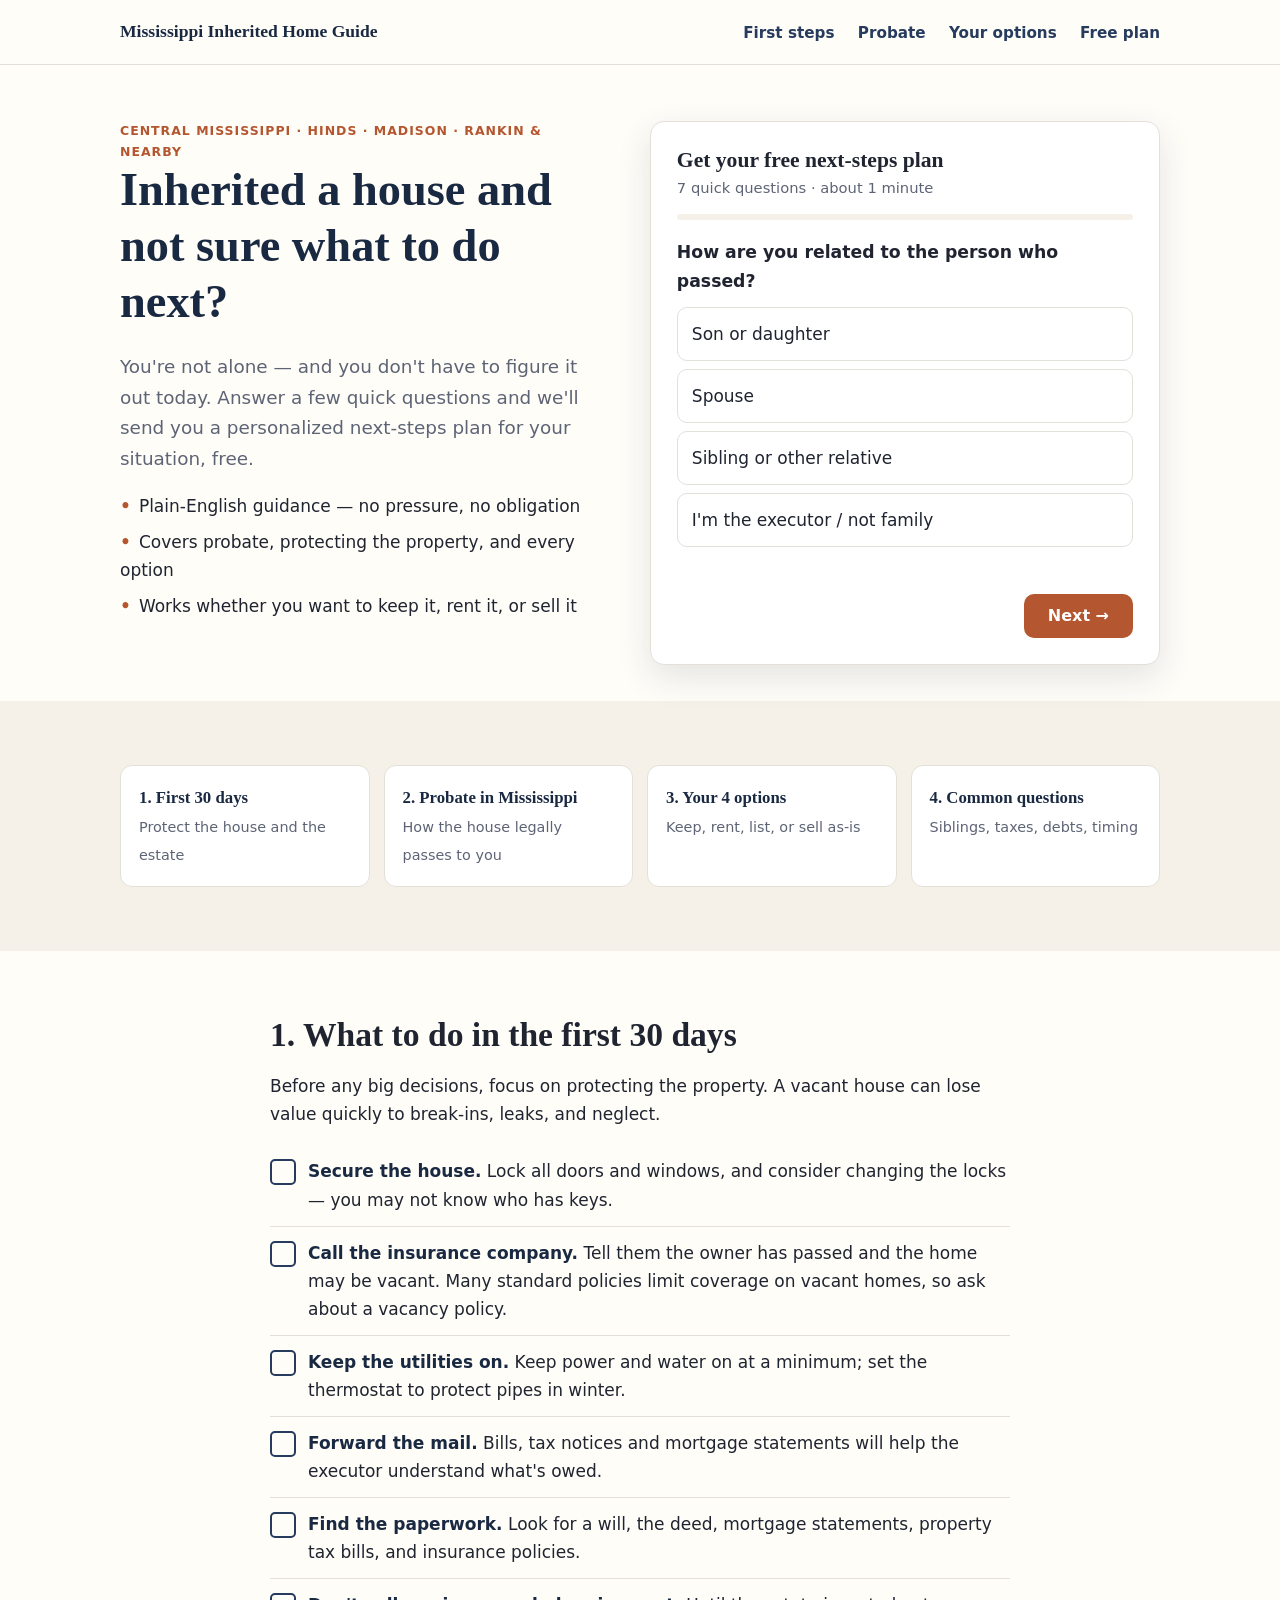
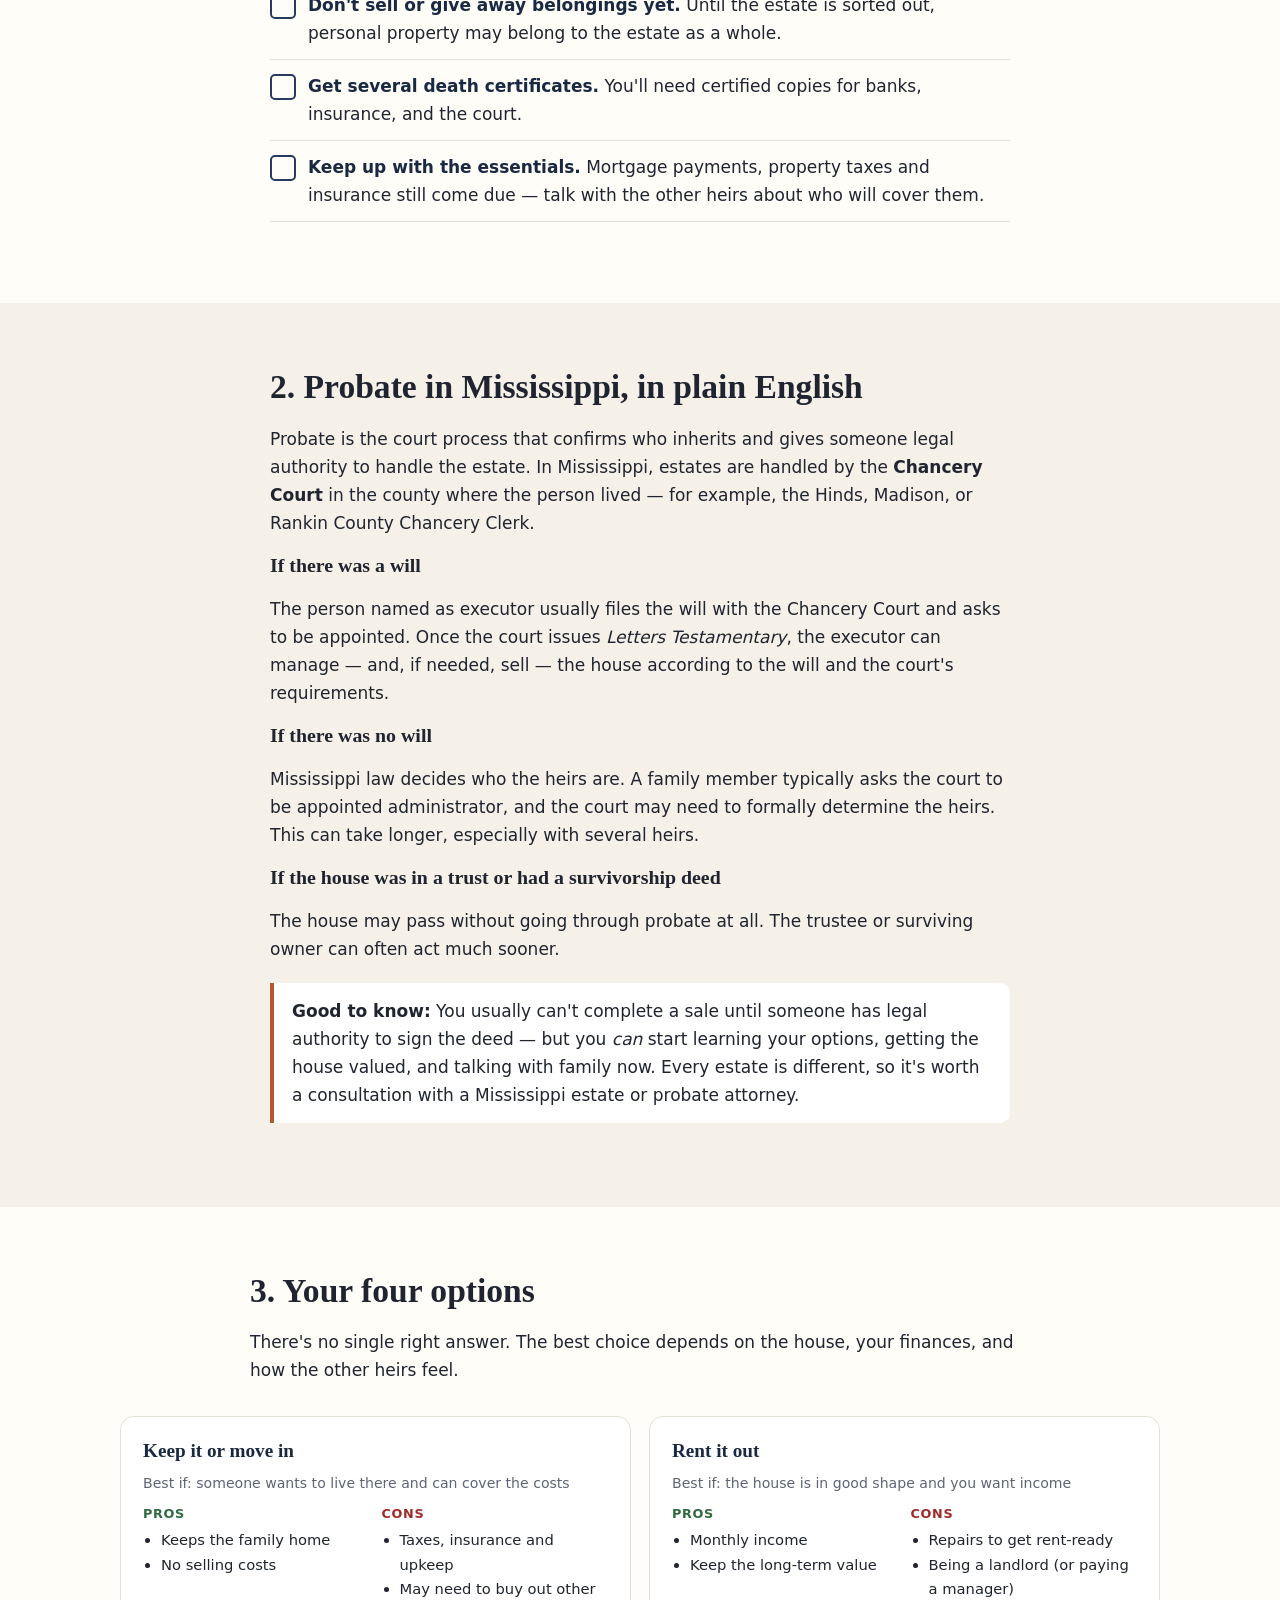
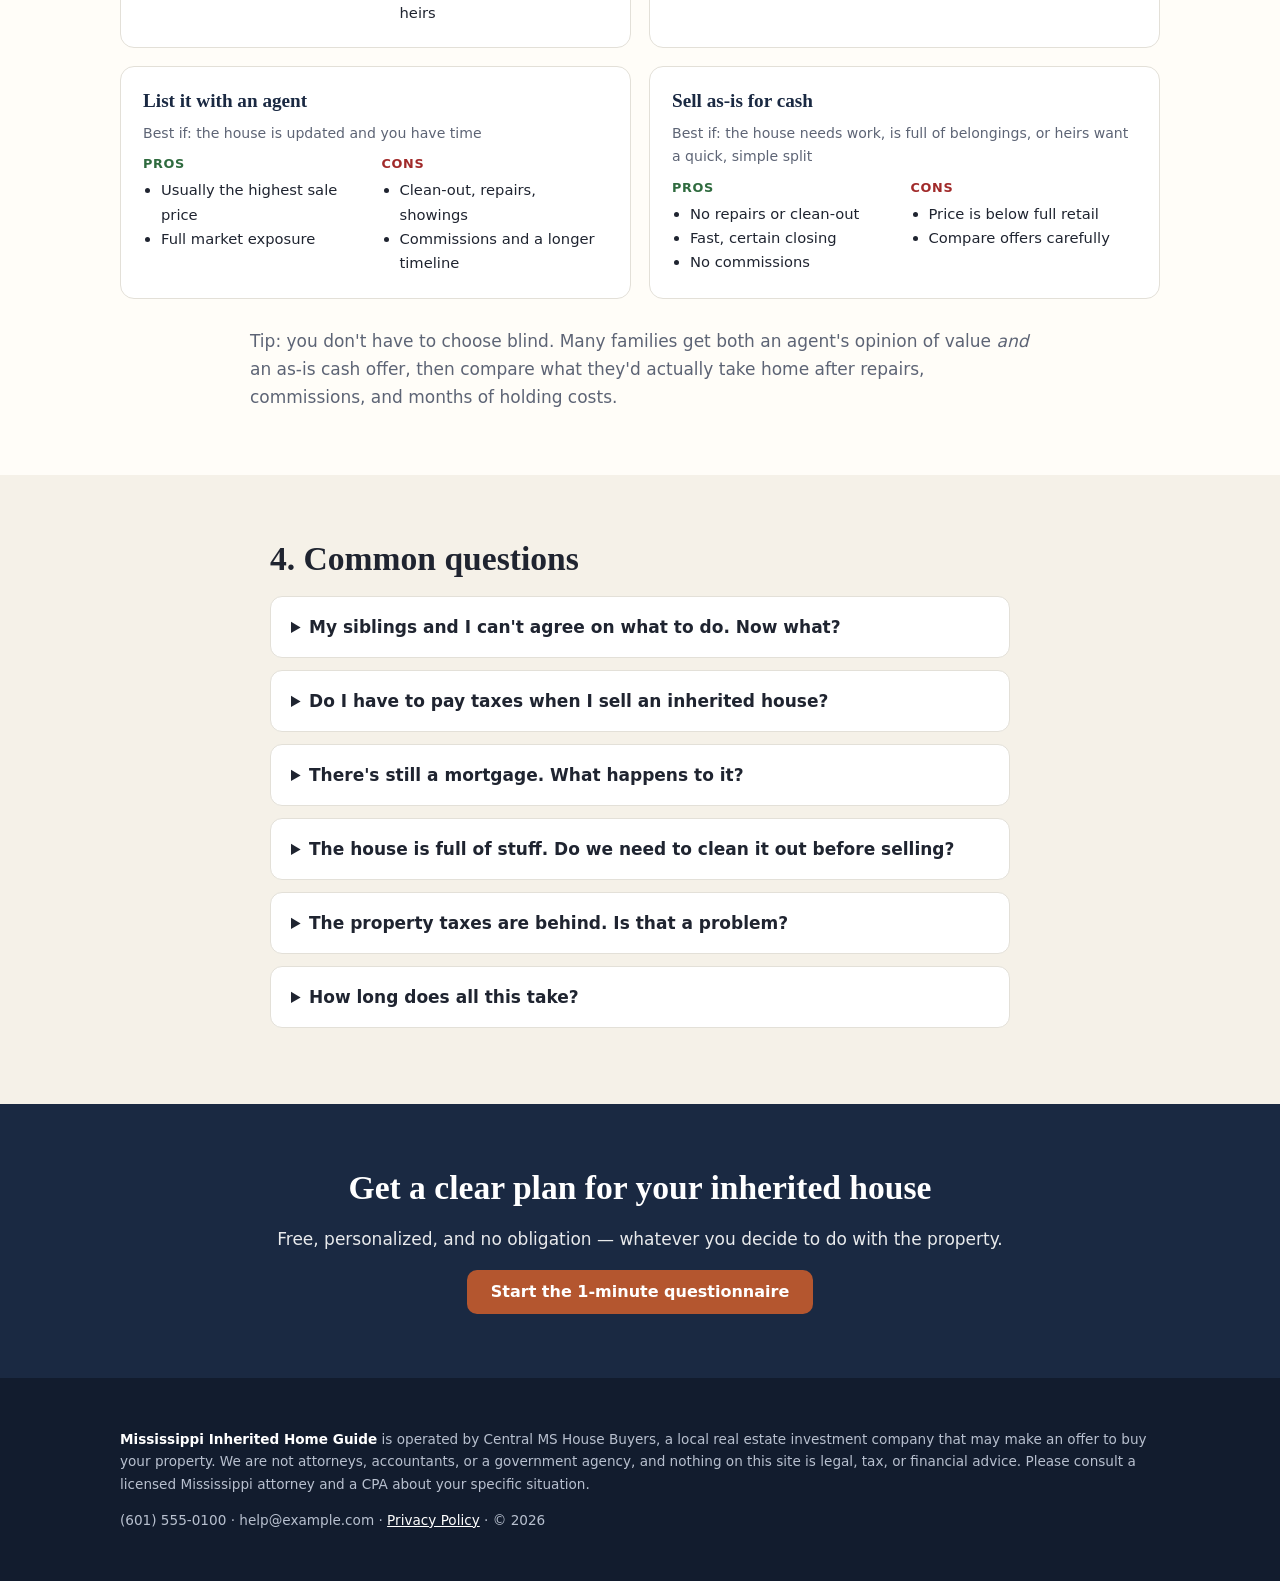
<file: sites/inherited-house/index.html>
<!doctype html>
<html lang="en">
<head>
<meta charset="utf-8">
<meta name="viewport" content="width=device-width, initial-scale=1">
<title>Inherited a House in Mississippi? What to Do Next | Central MS Guide</title>
<meta name="description" content="Inherited a house in Jackson or Central Mississippi? A plain-English guide to probate, protecting the property, and your options — keep, rent, list, or sell as-is. Get a free personalized plan.">
<link rel="icon" href="data:image/svg+xml,<svg xmlns='http://www.w3.org/2000/svg' viewBox='0 0 32 32'><path d='M4 15 16 5l12 10v12H4z' fill='%23263b5e'/></svg>">
<style>
  :root {
    --brand: #263b5e; --brand-dark: #1a2942; --accent: #b4562f; --accent-dark: #974624;
    --ink: #1f2430; --muted: #5d6475; --line: #e3e0d8; --bg: #fffdf8; --soft: #f5f1e8;
    --radius: 14px; --shadow: 0 12px 34px rgba(26, 41, 66, .12);
  }
  * { box-sizing: border-box; }
  html { scroll-behavior: smooth; }
  body { margin: 0; font: 17px/1.65 system-ui, -apple-system, "Segoe UI", Roboto, sans-serif; color: var(--ink); background: var(--bg); }
  a { color: var(--brand); }
  .wrap { max-width: 1080px; margin: 0 auto; padding: 0 20px; }
  .narrow { max-width: 780px; }
  h1, h2, h3 { line-height: 1.2; margin: 0 0 .5em; font-family: Georgia, "Times New Roman", serif; }
  h2 { font-size: clamp(1.6rem, 3vw, 2.1rem); }
  .btn { display: inline-block; border: 0; border-radius: 10px; padding: 14px 24px; font: 700 1rem/1 system-ui, sans-serif; cursor: pointer; text-decoration: none; }
  .btn-accent { background: var(--accent); color: #fff; }
  .btn-accent:hover { background: var(--accent-dark); }
  .btn-ghost { background: transparent; color: var(--muted); }

  header.top { background: var(--bg); border-bottom: 1px solid var(--line); }
  header.top .wrap { display: flex; align-items: center; justify-content: space-between; height: 64px; gap: 12px; }
  .logo { font-family: Georgia, serif; font-weight: 700; font-size: 1.1rem; color: var(--brand-dark); text-decoration: none; }
  nav a { margin-left: 18px; text-decoration: none; font-weight: 600; font-size: .95rem; }

  .hero { padding: 56px 0 36px; }
  .hero .wrap { display: grid; grid-template-columns: 1fr 1.05fr; gap: 44px; align-items: start; }
  .eyebrow { text-transform: uppercase; letter-spacing: .08em; font-size: .78rem; font-weight: 700; color: var(--accent); }
  .hero h1 { font-size: clamp(2rem, 4.2vw, 2.9rem); color: var(--brand-dark); }
  .hero p.lead { font-size: 1.15rem; color: var(--muted); }
  .reassure { display: grid; gap: 8px; margin-top: 18px; padding: 0; list-style: none; }
  .reassure li::before { content: "•"; color: var(--accent); font-weight: 900; margin-right: 8px; }

  /* Quiz */
  .quiz { background: #fff; border: 1px solid var(--line); border-radius: var(--radius); box-shadow: var(--shadow); padding: 26px; }
  .quiz h2 { font-size: 1.35rem; margin-bottom: 2px; }
  .quiz .sub { color: var(--muted); font-size: .92rem; margin: 0 0 14px; }
  .progress { height: 6px; background: var(--soft); border-radius: 99px; overflow: hidden; margin-bottom: 18px; }
  .progress div { height: 100%; width: 0; background: var(--accent); transition: width .25s; }
  .q { display: none; }
  .q.active { display: block; }
  .q legend, .q .qtitle { font-weight: 700; font-size: 1.08rem; margin-bottom: 12px; padding: 0; }
  fieldset { border: 0; padding: 0; margin: 0; }
  .opt { display: block; position: relative; margin-bottom: 8px; }
  .opt input { position: absolute; opacity: 0; }
  .opt span { display: block; padding: 12px 14px; border: 1.5px solid var(--line); border-radius: 10px; cursor: pointer; font-weight: 500; }
  .opt input:checked + span { border-color: var(--accent); background: #fbf0ea; }
  .opt input:focus-visible + span { outline: 3px solid rgba(180, 86, 47, .35); }
  .opt span:hover { border-color: #cdb9a8; }
  label.lbl { display: block; font-weight: 600; font-size: .9rem; margin: 10px 0 4px; }
  input[type=text], input[type=tel], input[type=email], select, textarea { width: 100%; padding: 12px; font: inherit; font-size: 1rem; border: 1px solid #cfc9bc; border-radius: 8px; background: #fff; color: var(--ink); }
  input:focus, select:focus, textarea:focus { outline: 3px solid rgba(180, 86, 47, .3); border-color: var(--accent); }
  .row { display: grid; grid-template-columns: 1fr 1fr; gap: 12px; }
  .nav-btns { display: flex; justify-content: space-between; align-items: center; margin-top: 16px; }
  .consent { display: flex; gap: 10px; align-items: flex-start; font-size: .76rem; color: var(--muted); line-height: 1.45; margin: 12px 0 0; }
  .consent input { margin-top: 3px; }
  .q-error { color: #a12a2a; font-size: .88rem; min-height: 1.2em; margin-top: 6px; }
  .done { display: none; }
  .done.show { display: block; }
  .done h2 { color: var(--brand-dark); }
  .plan { background: var(--soft); border-radius: 10px; padding: 14px 18px; margin: 14px 0; }
  .plan ol { margin: 6px 0 0; padding-left: 20px; }

  section { padding: 64px 0; }
  section.soft { background: var(--soft); }
  .toc { display: grid; grid-template-columns: repeat(4, 1fr); gap: 14px; }
  .toc a { display: block; background: #fff; border: 1px solid var(--line); border-radius: 12px; padding: 18px; text-decoration: none; color: var(--ink); }
  .toc a b { display: block; color: var(--brand-dark); font-family: Georgia, serif; font-size: 1.05rem; }
  .toc a span { color: var(--muted); font-size: .9rem; }

  .checklist { list-style: none; padding: 0; }
  .checklist li { padding: 12px 0 12px 38px; border-bottom: 1px solid var(--line); position: relative; }
  .checklist li::before { content: ""; position: absolute; left: 0; top: 14px; width: 22px; height: 22px; border: 2px solid var(--brand); border-radius: 5px; }
  .checklist b { color: var(--brand-dark); }

  .callout { border-left: 4px solid var(--accent); background: #fff; padding: 14px 18px; border-radius: 0 10px 10px 0; margin: 20px 0; }

  .options { display: grid; grid-template-columns: 1fr 1fr; gap: 18px; }
  .option { background: #fff; border: 1px solid var(--line); border-radius: var(--radius); padding: 22px; }
  .option h3 { color: var(--brand-dark); font-size: 1.2rem; }
  .option .best { font-size: .88rem; color: var(--muted); margin-bottom: 8px; }
  .pc { display: grid; grid-template-columns: 1fr 1fr; gap: 12px; font-size: .92rem; }
  .pc ul { margin: 4px 0 0; padding-left: 18px; }
  .pc .h { font-weight: 700; font-size: .8rem; text-transform: uppercase; letter-spacing: .05em; }
  .pc .pro .h { color: #2f6b3f; } .pc .con .h { color: #a12a2a; }

  details { background: #fff; border: 1px solid var(--line); border-radius: 12px; padding: 16px 20px; margin-bottom: 12px; }
  summary { font-weight: 700; cursor: pointer; }
  details p { color: var(--muted); margin: 10px 0 0; }

  .cta-band { background: var(--brand-dark); color: #fff; text-align: center; }
  .cta-band h2 { color: #fff; }
  .cta-band p { opacity: .9; }

  footer { background: #121c2e; color: #b8c0cf; font-size: .85rem; padding: 36px 0; }
  footer a { color: #fff; }

  @media (max-width: 880px) {
    .hero .wrap, .options { grid-template-columns: 1fr; }
    .toc { grid-template-columns: 1fr 1fr; }
    nav { display: none; }
    section { padding: 48px 0; }
    .hero { padding-top: 28px; }
    .hero .wrap { gap: 20px; }
    .reassure { display: none; }
  }
  @media (max-width: 520px) {
    .row, .toc, .pc { grid-template-columns: 1fr; }
  }
</style>
</head>
<body>

<header class="top">
  <div class="wrap">
    <a class="logo" href="#">Mississippi Inherited Home Guide</a>
    <nav>
      <a href="#first-steps">First steps</a>
      <a href="#probate">Probate</a>
      <a href="#options">Your options</a>
      <a href="#plan">Free plan</a>
    </nav>
  </div>
</header>

<section class="hero" id="plan">
  <div class="wrap">
    <div>
      <div class="eyebrow">Central Mississippi · Hinds · Madison · Rankin &amp; nearby</div>
      <h1>Inherited a house and not sure what to do next?</h1>
      <p class="lead">You're not alone — and you don't have to figure it out today. Answer a few quick questions and we'll send you a personalized next-steps plan for your situation, free.</p>
      <ul class="reassure">
        <li>Plain-English guidance — no pressure, no obligation</li>
        <li>Covers probate, protecting the property, and every option</li>
        <li>Works whether you want to keep it, rent it, or sell it</li>
      </ul>
    </div>

    <div class="quiz">
      <form id="quizForm" novalidate>
        <h2>Get your free next-steps plan</h2>
        <p class="sub">7 quick questions · about 1 minute</p>
        <div class="progress"><div id="bar"></div></div>

        <fieldset class="q active" data-required="relationship">
          <legend>How are you related to the person who passed?</legend>
          <label class="opt"><input type="radio" name="relationship" value="Child"><span>Son or daughter</span></label>
          <label class="opt"><input type="radio" name="relationship" value="Spouse"><span>Spouse</span></label>
          <label class="opt"><input type="radio" name="relationship" value="Sibling / other relative"><span>Sibling or other relative</span></label>
          <label class="opt"><input type="radio" name="relationship" value="Executor (non-family)"><span>I'm the executor / not family</span></label>
        </fieldset>

        <fieldset class="q" data-required="will_status">
          <legend>Was there a will?</legend>
          <label class="opt"><input type="radio" name="will_status" value="Yes, there is a will"><span>Yes, there's a will</span></label>
          <label class="opt"><input type="radio" name="will_status" value="No will"><span>No will</span></label>
          <label class="opt"><input type="radio" name="will_status" value="House was in a trust"><span>The house was in a trust</span></label>
          <label class="opt"><input type="radio" name="will_status" value="Not sure"><span>Not sure</span></label>
        </fieldset>

        <fieldset class="q" data-required="probate_status">
          <legend>Where are things with the estate / probate?</legend>
          <label class="opt"><input type="radio" name="probate_status" value="Not started"><span>Nothing has been filed yet</span></label>
          <label class="opt"><input type="radio" name="probate_status" value="In progress"><span>An estate is open with the court</span></label>
          <label class="opt"><input type="radio" name="probate_status" value="Complete / deed in my name"><span>It's done — the deed is in my (our) name</span></label>
          <label class="opt"><input type="radio" name="probate_status" value="Not sure"><span>I don't know what probate is</span></label>
        </fieldset>

        <fieldset class="q" data-required="heirs">
          <legend>How many people inherited the house?</legend>
          <label class="opt"><input type="radio" name="heirs" value="Just me"><span>Just me</span></label>
          <label class="opt"><input type="radio" name="heirs" value="2-3 heirs"><span>2–3 of us</span></label>
          <label class="opt"><input type="radio" name="heirs" value="4+ heirs"><span>4 or more</span></label>
          <label class="opt"><input type="radio" name="heirs" value="Not sure"><span>Not sure yet</span></label>
        </fieldset>

        <fieldset class="q" data-required="condition">
          <legend>What shape is the house in?</legend>
          <label class="opt"><input type="radio" name="condition" value="Good / move-in ready"><span>Good — could move in or rent today</span></label>
          <label class="opt"><input type="radio" name="condition" value="Dated, needs updates"><span>Dated — needs updates</span></label>
          <label class="opt"><input type="radio" name="condition" value="Needs major repairs"><span>Needs major repairs</span></label>
          <label class="opt"><input type="radio" name="condition" value="Full of belongings"><span>Still full of belongings / haven't been inside much</span></label>
        </fieldset>

        <fieldset class="q" data-required="goal">
          <legend>What are you leaning toward?</legend>
          <label class="opt"><input type="radio" name="goal" value="Keep / live in it"><span>Keep it or move in</span></label>
          <label class="opt"><input type="radio" name="goal" value="Rent it out"><span>Rent it out</span></label>
          <label class="opt"><input type="radio" name="goal" value="Sell it"><span>Sell it</span></label>
          <label class="opt"><input type="radio" name="goal" value="Undecided"><span>Honestly, I don't know yet</span></label>
        </fieldset>

        <div class="q" data-step="contact">
          <div class="qtitle">Where should we send your plan?</div>
          <label class="lbl" for="county">Property city or county</label>
          <input type="text" id="county" name="property_location" placeholder="e.g. Clinton, Hinds County" required>
          <label class="lbl" for="addr">Property address <span style="font-weight:400;color:var(--muted)">(optional)</span></label>
          <input type="text" id="addr" name="property_address" autocomplete="street-address">
          <label class="lbl" for="nm">First name</label>
          <input type="text" id="nm" name="name" autocomplete="given-name" required>
          <div class="row">
            <div><label class="lbl" for="em">Email</label><input type="email" id="em" name="email" autocomplete="email" required></div>
            <div><label class="lbl" for="ph">Phone <span style="font-weight:400;color:var(--muted)">(optional)</span></label><input type="tel" id="ph" name="phone" autocomplete="tel"></div>
          </div>
          <label class="consent">
            <input type="checkbox" name="contact_consent" value="yes" required>
            <span>I agree that <span data-config="companyName">Central MS House Buyers</span>, the real estate investment company that operates this guide, may email me my plan and contact me about my property, including by calls and texts that may use automated technology if I provide a phone number. Consent is not a condition of any purchase. Reply STOP to opt out.</span>
          </label>
        </div>

        <input type="hidden" name="lead_type" value="inherited">
        <input type="hidden" name="source_site" value="">
        <input type="hidden" name="landing_page" value="">
        <input type="hidden" name="referrer" value="">
        <input type="hidden" name="utm_source" value="">
        <input type="hidden" name="utm_medium" value="">
        <input type="hidden" name="utm_campaign" value="">
        <input type="hidden" name="utm_term" value="">
        <input type="hidden" name="utm_content" value="">
        <input type="hidden" name="gclid" value="">
        <input type="hidden" name="fbclid" value="">
        <div style="position:absolute;left:-9999px" aria-hidden="true"><input type="text" name="website" tabindex="-1" autocomplete="off"></div>

        <div class="q-error" id="qError" role="alert"></div>
        <div class="nav-btns">
          <button type="button" class="btn btn-ghost" id="backBtn" style="visibility:hidden">← Back</button>
          <button type="button" class="btn btn-accent" id="nextBtn">Next →</button>
        </div>
      </form>

      <div class="done" id="done">
        <h2>Thank you, <span id="doneName">friend</span>.</h2>
        <p>Your personalized plan is on its way to your inbox. Here's a quick preview based on your answers:</p>
        <div class="plan"><b>Your next steps</b><ol id="planList"></ol></div>
        <p style="font-size:.92rem;color:var(--muted)">A local team member may follow up to answer questions. Prefer to talk now? Call or text <a data-config-href="phone" href="tel:+16015550100"><b data-config="phone">(601) 555-0100</b></a>.</p>
      </div>
    </div>
  </div>
</section>

<section class="soft">
  <div class="wrap">
    <div class="toc">
      <a href="#first-steps"><b>1. First 30 days</b><span>Protect the house and the estate</span></a>
      <a href="#probate"><b>2. Probate in Mississippi</b><span>How the house legally passes to you</span></a>
      <a href="#options"><b>3. Your 4 options</b><span>Keep, rent, list, or sell as-is</span></a>
      <a href="#faq"><b>4. Common questions</b><span>Siblings, taxes, debts, timing</span></a>
    </div>
  </div>
</section>

<section id="first-steps">
  <div class="wrap narrow">
    <h2>1. What to do in the first 30 days</h2>
    <p>Before any big decisions, focus on protecting the property. A vacant house can lose value quickly to break-ins, leaks, and neglect.</p>
    <ul class="checklist">
      <li><b>Secure the house.</b> Lock all doors and windows, and consider changing the locks — you may not know who has keys.</li>
      <li><b>Call the insurance company.</b> Tell them the owner has passed and the home may be vacant. Many standard policies limit coverage on vacant homes, so ask about a vacancy policy.</li>
      <li><b>Keep the utilities on.</b> Keep power and water on at a minimum; set the thermostat to protect pipes in winter.</li>
      <li><b>Forward the mail.</b> Bills, tax notices and mortgage statements will help the executor understand what's owed.</li>
      <li><b>Find the paperwork.</b> Look for a will, the deed, mortgage statements, property tax bills, and insurance policies.</li>
      <li><b>Don't sell or give away belongings yet.</b> Until the estate is sorted out, personal property may belong to the estate as a whole.</li>
      <li><b>Get several death certificates.</b> You'll need certified copies for banks, insurance, and the court.</li>
      <li><b>Keep up with the essentials.</b> Mortgage payments, property taxes and insurance still come due — talk with the other heirs about who will cover them.</li>
    </ul>
  </div>
</section>

<section class="soft" id="probate">
  <div class="wrap narrow">
    <h2>2. Probate in Mississippi, in plain English</h2>
    <p>Probate is the court process that confirms who inherits and gives someone legal authority to handle the estate. In Mississippi, estates are handled by the <b>Chancery Court</b> in the county where the person lived — for example, the Hinds, Madison, or Rankin County Chancery Clerk.</p>
    <h3>If there was a will</h3>
    <p>The person named as executor usually files the will with the Chancery Court and asks to be appointed. Once the court issues <i>Letters Testamentary</i>, the executor can manage — and, if needed, sell — the house according to the will and the court's requirements.</p>
    <h3>If there was no will</h3>
    <p>Mississippi law decides who the heirs are. A family member typically asks the court to be appointed administrator, and the court may need to formally determine the heirs. This can take longer, especially with several heirs.</p>
    <h3>If the house was in a trust or had a survivorship deed</h3>
    <p>The house may pass without going through probate at all. The trustee or surviving owner can often act much sooner.</p>
    <div class="callout"><b>Good to know:</b> You usually can't complete a sale until someone has legal authority to sign the deed — but you <i>can</i> start learning your options, getting the house valued, and talking with family now. Every estate is different, so it's worth a consultation with a Mississippi estate or probate attorney.</div>
  </div>
</section>

<section id="options">
  <div class="wrap">
    <div class="narrow" style="margin:0 auto 32px">
      <h2>3. Your four options</h2>
      <p>There's no single right answer. The best choice depends on the house, your finances, and how the other heirs feel.</p>
    </div>
    <div class="options">
      <div class="option">
        <h3>Keep it or move in</h3>
        <div class="best">Best if: someone wants to live there and can cover the costs</div>
        <div class="pc">
          <div class="pro"><div class="h">Pros</div><ul><li>Keeps the family home</li><li>No selling costs</li></ul></div>
          <div class="con"><div class="h">Cons</div><ul><li>Taxes, insurance and upkeep</li><li>May need to buy out other heirs</li></ul></div>
        </div>
      </div>
      <div class="option">
        <h3>Rent it out</h3>
        <div class="best">Best if: the house is in good shape and you want income</div>
        <div class="pc">
          <div class="pro"><div class="h">Pros</div><ul><li>Monthly income</li><li>Keep the long-term value</li></ul></div>
          <div class="con"><div class="h">Cons</div><ul><li>Repairs to get rent-ready</li><li>Being a landlord (or paying a manager)</li></ul></div>
        </div>
      </div>
      <div class="option">
        <h3>List it with an agent</h3>
        <div class="best">Best if: the house is updated and you have time</div>
        <div class="pc">
          <div class="pro"><div class="h">Pros</div><ul><li>Usually the highest sale price</li><li>Full market exposure</li></ul></div>
          <div class="con"><div class="h">Cons</div><ul><li>Clean-out, repairs, showings</li><li>Commissions and a longer timeline</li></ul></div>
        </div>
      </div>
      <div class="option">
        <h3>Sell as-is for cash</h3>
        <div class="best">Best if: the house needs work, is full of belongings, or heirs want a quick, simple split</div>
        <div class="pc">
          <div class="pro"><div class="h">Pros</div><ul><li>No repairs or clean-out</li><li>Fast, certain closing</li><li>No commissions</li></ul></div>
          <div class="con"><div class="h">Cons</div><ul><li>Price is below full retail</li><li>Compare offers carefully</li></ul></div>
        </div>
      </div>
    </div>
    <p class="narrow" style="margin:28px auto 0;color:var(--muted)">Tip: you don't have to choose blind. Many families get both an agent's opinion of value <i>and</i> an as-is cash offer, then compare what they'd actually take home after repairs, commissions, and months of holding costs.</p>
  </div>
</section>

<section class="soft" id="faq">
  <div class="wrap narrow">
    <h2>4. Common questions</h2>
    <details><summary>My siblings and I can't agree on what to do. Now what?</summary><p>This is very common. Start by getting real numbers — what the house is worth as-is, what it would cost to fix, and what it costs to hold each month. Clear numbers often settle disagreements. One heir can also buy out the others. If you truly can't agree, a Mississippi attorney can explain your options, including court-ordered partition.</p></details>
    <details><summary>Do I have to pay taxes when I sell an inherited house?</summary><p>Often less than people expect. Inherited property generally gets a "stepped-up" tax basis to its value at the date of death, so selling soon afterward may result in little or no capital gain. Talk to a CPA about your specific situation.</p></details>
    <details><summary>There's still a mortgage. What happens to it?</summary><p>The loan doesn't disappear, but heirs are generally not personally responsible for it. Federal law typically allows a relative who inherits the home to take it over without the loan being called due. If the house is sold, the mortgage is paid off from the proceeds at closing.</p></details>
    <details><summary>The house is full of stuff. Do we need to clean it out before selling?</summary><p>Only if you list it traditionally. Cash buyers commonly purchase houses with belongings still inside — take what matters to you and leave the rest.</p></details>
    <details><summary>The property taxes are behind. Is that a problem?</summary><p>It's something to address soon. Unpaid Mississippi property taxes can lead to a tax sale. Back taxes can usually be paid from the sale proceeds at closing, so a sale is often still possible.</p></details>
    <details><summary>How long does all this take?</summary><p>A simple estate can move in a few months; estates with no will, many heirs, or disputes can take longer. Properties in a trust can often be sold much sooner.</p></details>
  </div>
</section>

<section class="cta-band">
  <div class="wrap narrow">
    <h2>Get a clear plan for your inherited house</h2>
    <p>Free, personalized, and no obligation — whatever you decide to do with the property.</p>
    <a class="btn btn-accent" href="#plan">Start the 1-minute questionnaire</a>
  </div>
</section>

<footer>
  <div class="wrap">
    <p><b style="color:#fff">Mississippi Inherited Home Guide</b> is operated by <span data-config="companyName">Central MS House Buyers</span>, a local real estate investment company that may make an offer to buy your property. We are not attorneys, accountants, or a government agency, and nothing on this site is legal, tax, or financial advice. Please consult a licensed Mississippi attorney and a CPA about your specific situation.</p>
    <p><span data-config="phone">(601) 555-0100</span> · <span data-config="email">help@example.com</span> · <a href="privacy.html">Privacy Policy</a> · © <span id="yr"></span></p>
  </div>
</footer>

<script>
/* ===== EDIT THESE BEFORE GOING LIVE ===== */
const CONFIG = {
  companyName: "Central MS House Buyers",
  phone: "(601) 555-0100",
  email: "help@example.com",
  // Same Google Apps Script URL as the seller site — leads are tagged lead_type=inherited.
  // Leave blank for demo mode.
  leadEndpoint: "",
  adsConversion: ""
};
/* ======================================= */
</script>
<script>
(function () {
  document.querySelectorAll("[data-config]").forEach(el => { el.textContent = CONFIG[el.dataset.config]; });
  const telHref = "tel:+1" + CONFIG.phone.replace(/\D/g, "").slice(-10);
  document.querySelectorAll("[data-config-href='phone']").forEach(el => { el.href = telHref; });
  document.getElementById("yr").textContent = new Date().getFullYear();

  const form = document.getElementById("quizForm");
  const steps = [...form.querySelectorAll(".q")];
  const bar = document.getElementById("bar");
  const nextBtn = document.getElementById("nextBtn");
  const backBtn = document.getElementById("backBtn");
  const err = document.getElementById("qError");
  let i = 0;

  // Attribution
  const params = new URLSearchParams(location.search);
  const keys = ["utm_source", "utm_medium", "utm_campaign", "utm_term", "utm_content", "gclid", "fbclid"];
  let stored = {};
  try { stored = JSON.parse(sessionStorage.getItem("attr") || "{}"); } catch (e) {}
  keys.forEach(k => { if (params.get(k)) stored[k] = params.get(k); });
  try { sessionStorage.setItem("attr", JSON.stringify(stored)); } catch (e) {}
  keys.forEach(k => { form.elements[k].value = stored[k] || ""; });
  form.elements.source_site.value = location.hostname || "local-preview";
  form.elements.landing_page.value = location.href;
  form.elements.referrer.value = document.referrer;

  function show(n) {
    steps.forEach((s, k) => s.classList.toggle("active", k === n));
    bar.style.width = (n / steps.length * 100) + "%";
    backBtn.style.visibility = n === 0 ? "hidden" : "visible";
    nextBtn.textContent = n === steps.length - 1 ? "Send My Free Plan →" : "Next →";
    err.textContent = "";
  }

  function stepValid(n) {
    const s = steps[n];
    if (s.dataset.required) {
      if (!form.querySelector(`input[name="${s.dataset.required}"]:checked`)) { err.textContent = "Please choose an answer."; return false; }
      return true;
    }
    for (const el of s.querySelectorAll("[required]")) {
      if (!el.checkValidity()) { el.reportValidity(); return false; }
    }
    return true;
  }

  // Auto-advance when a choice is picked
  steps.forEach((s, k) => s.addEventListener("change", e => {
    if (e.target.type === "radio" && k < steps.length - 1) setTimeout(() => { i = k + 1; show(i); }, 180);
  }));

  backBtn.addEventListener("click", () => { if (i > 0) show(--i); });
  nextBtn.addEventListener("click", () => {
    if (!stepValid(i)) return;
    if (i < steps.length - 1) { show(++i); return; }
    submit();
  });

  function buildPlan() {
    const v = n => (form.querySelector(`input[name="${n}"]:checked`) || {}).value || "";
    const plan = ["Secure the house, confirm insurance covers a vacant home, and keep basic utilities on."];
    const probate = v("probate_status"), will = v("will_status");
    if (will === "House was in a trust") plan.push("Contact the trustee — a house held in a trust can often be managed or sold without probate.");
    else if (probate === "Complete / deed in my name") plan.push("Confirm the recorded deed and title are clear so you're ready to act whenever you decide.");
    else if (probate === "In progress") plan.push("Check with the executor or administrator about when they'll have court authority to sell or transfer the house.");
    else plan.push(will === "No will"
      ? "Talk to a Mississippi probate attorney about opening an estate and determining the heirs in Chancery Court."
      : "Talk to a Mississippi probate attorney about filing the will and having an executor appointed in Chancery Court.");
    if (/2-3|4\+/.test(v("heirs"))) plan.push("Get every heir on the same page early — share the same numbers on value, repair costs, and monthly holding costs.");
    const goal = v("goal"), cond = v("condition");
    if (goal === "Keep / live in it" || goal === "Rent it out") plan.push("Get a repair estimate and budget for taxes, insurance and upkeep before committing.");
    else if (/major|belongings/i.test(cond)) plan.push("Compare a listing price after repairs and clean-out with an as-is cash offer, so you know what you'd actually take home.");
    else plan.push("Get an agent's opinion of value and an as-is cash offer, then compare your net after commissions and holding costs.");
    return plan;
  }

  async function submit() {
    if (form.elements.website.value) return;
    nextBtn.disabled = true; nextBtn.textContent = "Sending…";
    const data = new URLSearchParams(new FormData(form));
    data.delete("website");
    data.set("submitted_at", new Date().toISOString());
    const plan = buildPlan();
    data.set("plan", plan.map((t, n) => (n + 1) + ". " + t).join("\n"));
    try {
      if (CONFIG.leadEndpoint) {
        await fetch(CONFIG.leadEndpoint, { method: "POST", mode: "no-cors", body: data });
      } else {
        console.info("[demo mode] lead not sent:", Object.fromEntries(data));
      }
      if (CONFIG.adsConversion && window.gtag) gtag("event", "conversion", { send_to: CONFIG.adsConversion });
      document.getElementById("doneName").textContent = form.elements.name.value.trim() || "friend";
      document.getElementById("planList").innerHTML = plan.map(t => "<li>" + t + "</li>").join("");
      form.style.display = "none";
      document.getElementById("done").classList.add("show");
    } catch (e) {
      err.textContent = "Something went wrong. Please call or text us instead.";
      nextBtn.disabled = false; nextBtn.textContent = "Send My Free Plan →";
    }
  }

  show(0);
})();
</script>
</body>
</html>
</file>
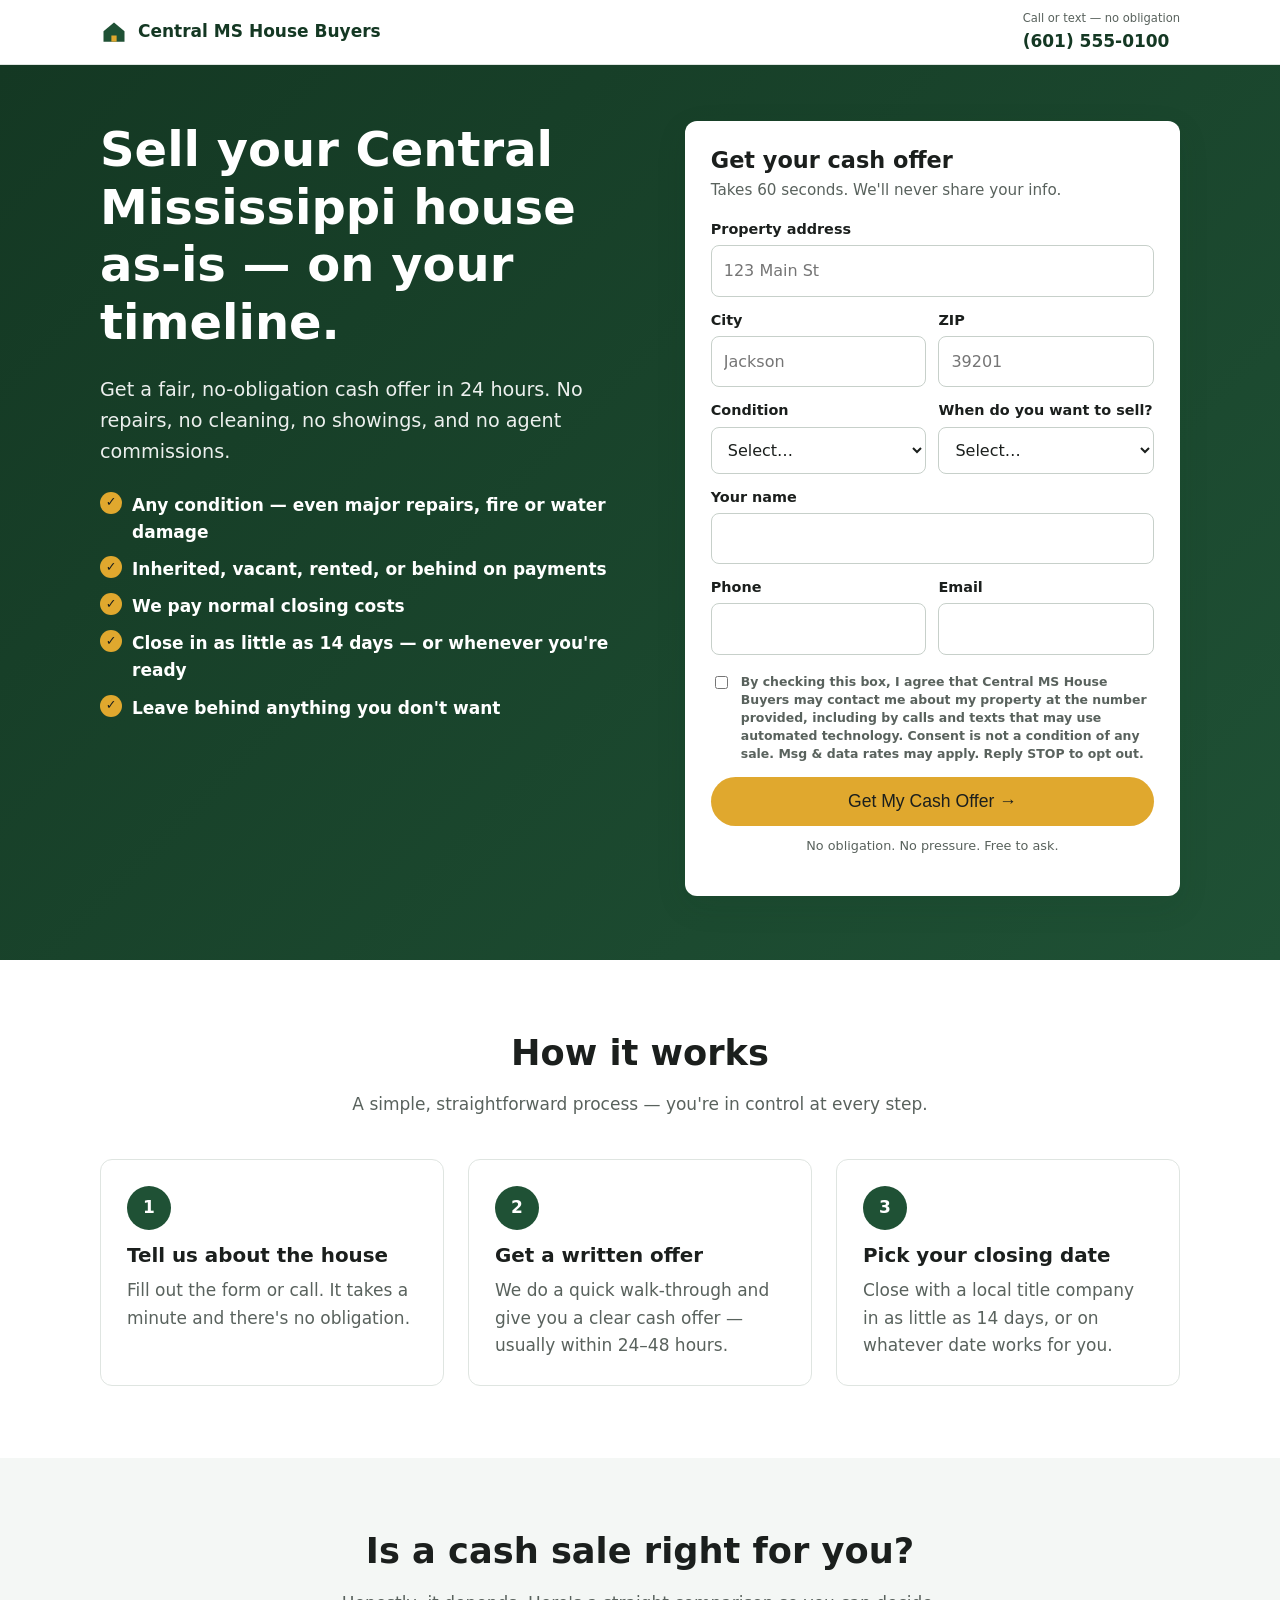
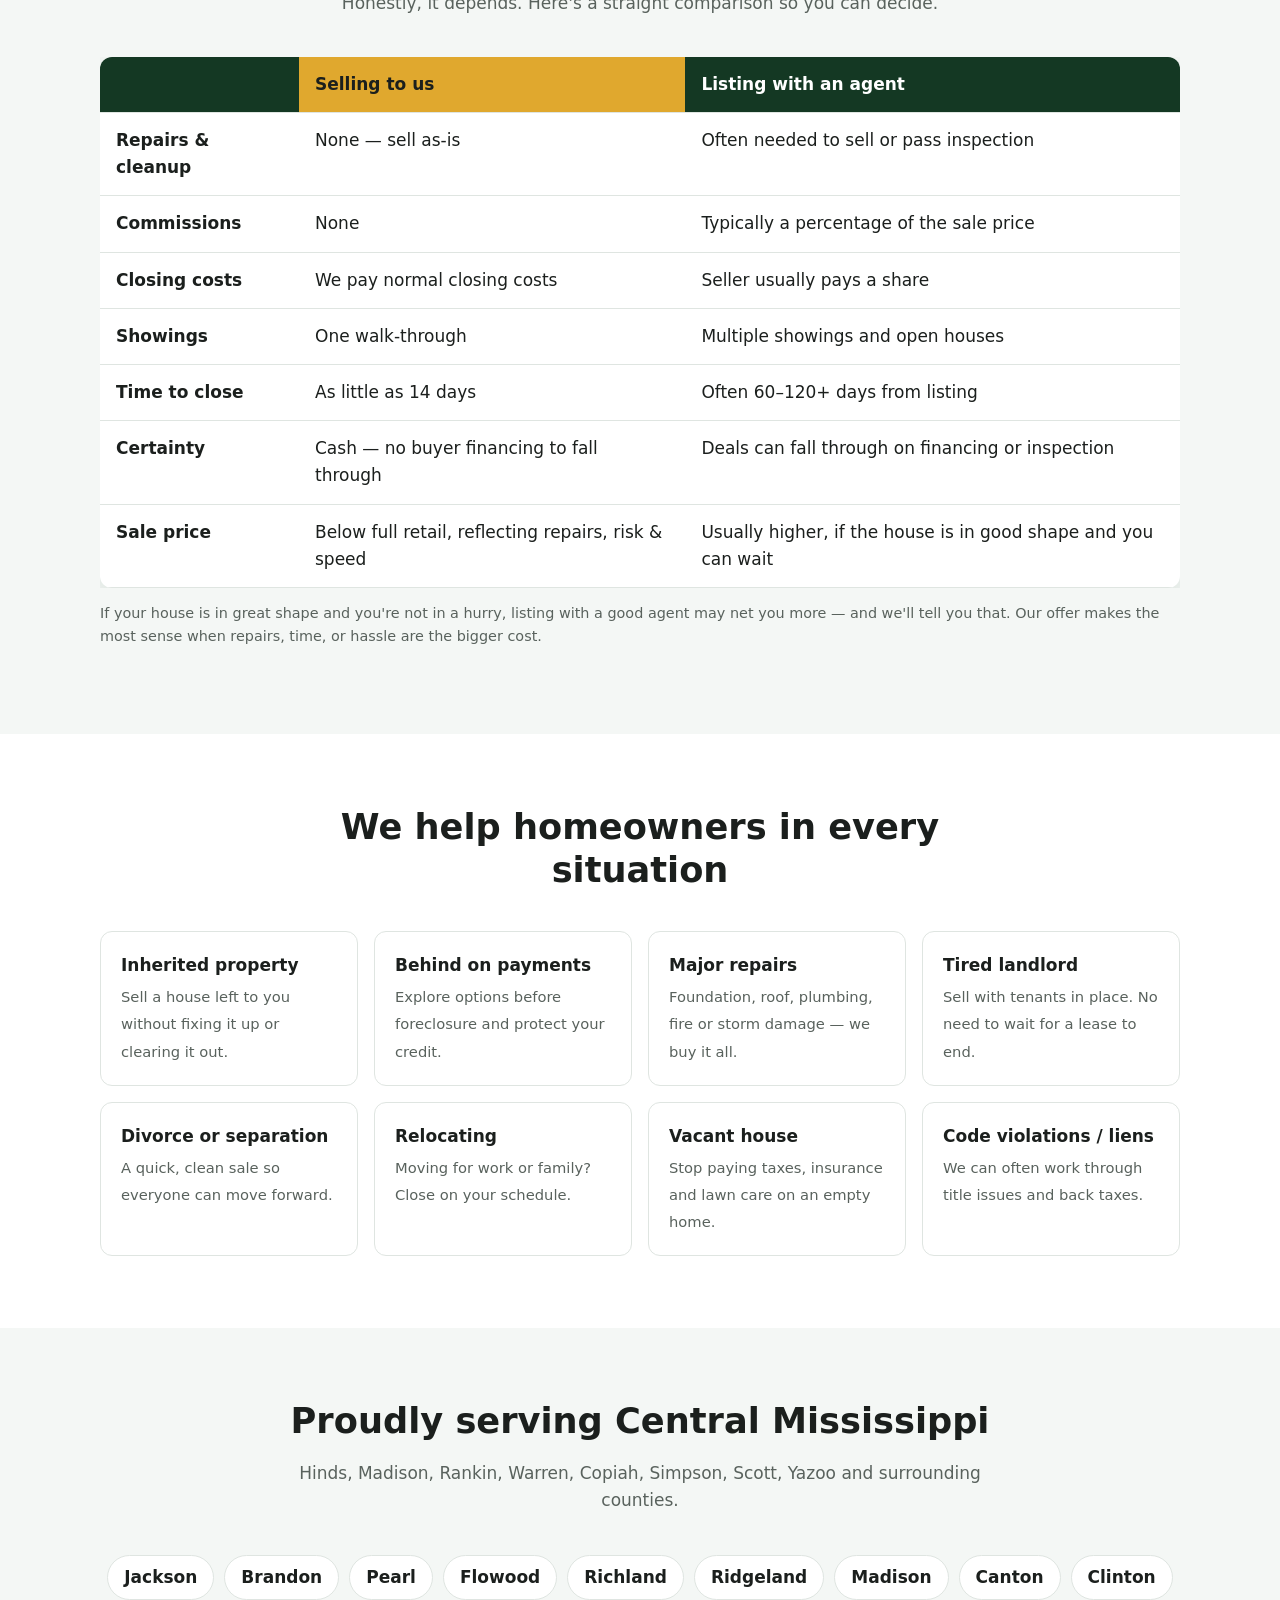
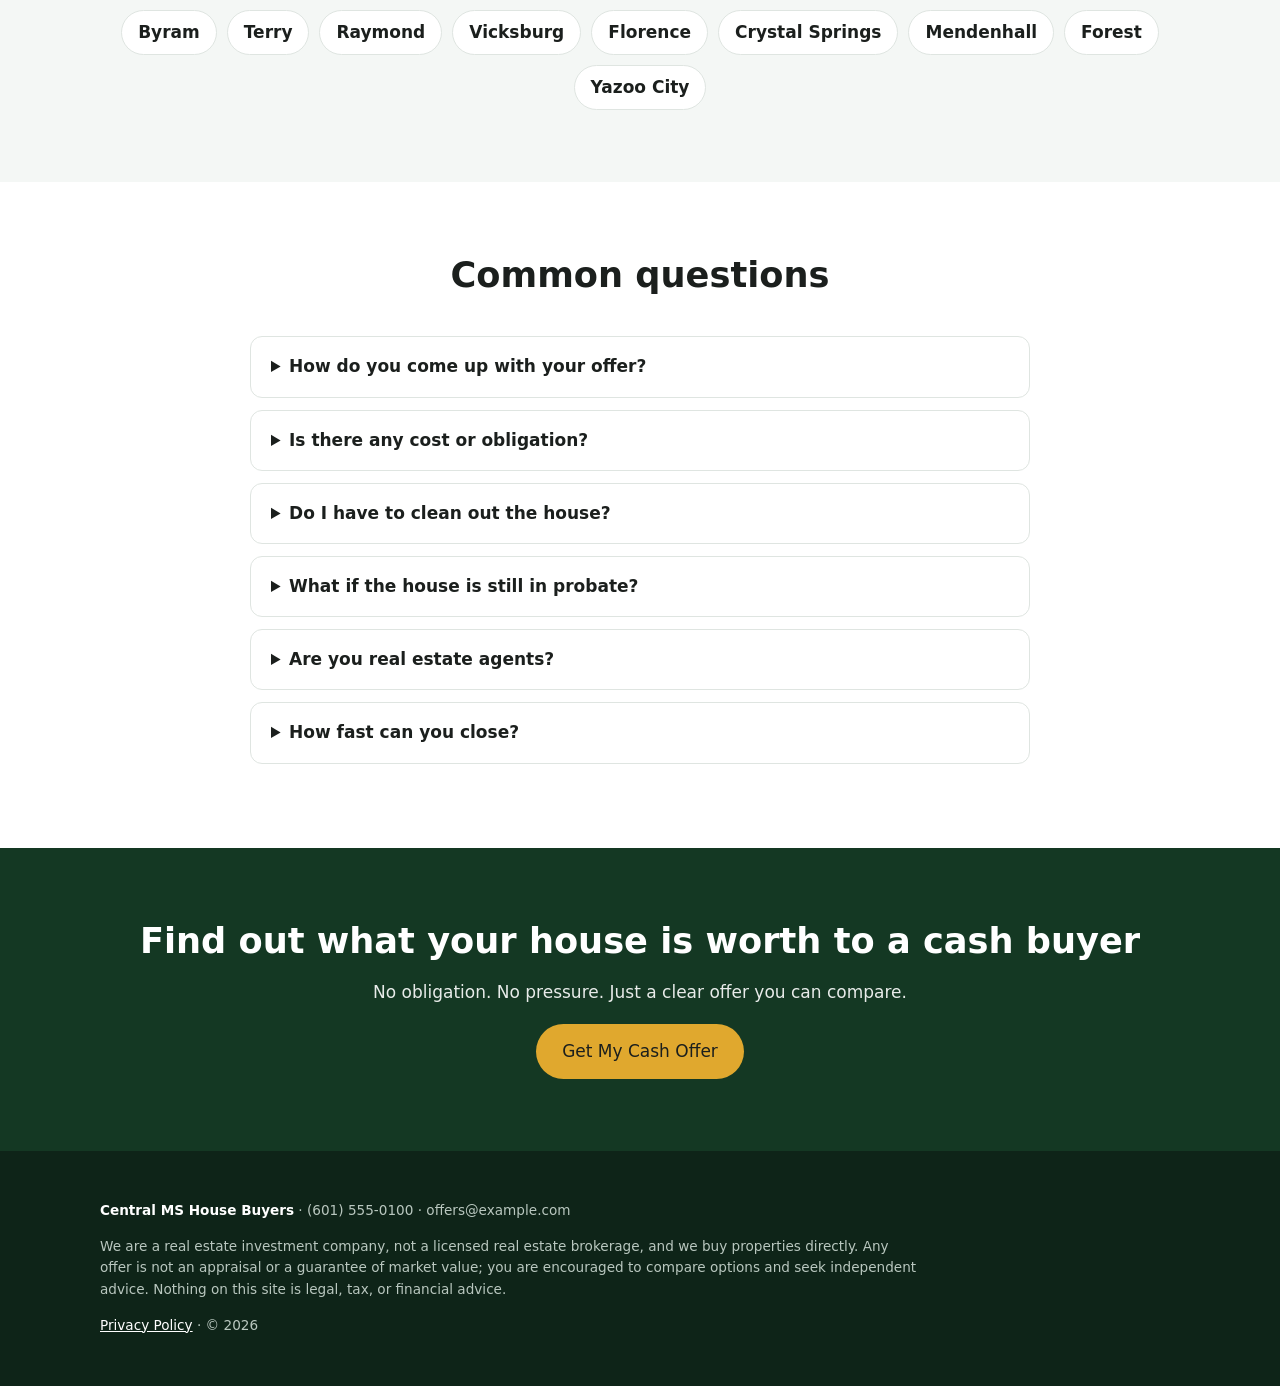
<file: sites/sell-house/index.html>
<!doctype html>
<html lang="en">
<head>
<meta charset="utf-8">
<meta name="viewport" content="width=device-width, initial-scale=1">
<title>Sell Your House As-Is | Jackson & Central Mississippi Cash Offer</title>
<meta name="description" content="Get a no-obligation cash offer on your Jackson, Brandon, Madison, Pearl or Central Mississippi house. Sell as-is, no repairs, no commissions, close on your timeline.">
<link rel="icon" href="data:image/svg+xml,<svg xmlns='http://www.w3.org/2000/svg' viewBox='0 0 32 32'><path d='M4 15 16 5l12 10v12H4z' fill='%231f5135'/></svg>">
<style>
  :root {
    --brand: #1f5135; --brand-dark: #143823; --accent: #e0a82e; --accent-dark: #c48f1c;
    --ink: #1b1f1d; --muted: #59625d; --line: #dfe5e1; --bg: #ffffff; --soft: #f4f7f5;
    --radius: 12px; --shadow: 0 10px 30px rgba(20, 56, 35, .12);
  }
  * { box-sizing: border-box; }
  html { scroll-behavior: smooth; }
  body { margin: 0; font: 17px/1.6 system-ui, -apple-system, "Segoe UI", Roboto, sans-serif; color: var(--ink); background: var(--bg); }
  a { color: var(--brand); }
  .wrap { max-width: 1120px; margin: 0 auto; padding: 0 20px; }
  h1, h2, h3 { line-height: 1.2; margin: 0 0 .5em; }
  h2 { font-size: clamp(1.6rem, 3vw, 2.2rem); }
  .btn { display: inline-block; border: 0; border-radius: 999px; padding: 14px 26px; font: 700 1rem/1 inherit; cursor: pointer; text-decoration: none; }
  .btn-accent { background: var(--accent); color: #1b1f1d; }
  .btn-accent:hover { background: var(--accent-dark); }

  /* Header */
  header.top { position: sticky; top: 0; z-index: 10; background: #fff; border-bottom: 1px solid var(--line); }
  header.top .wrap { display: flex; align-items: center; justify-content: space-between; height: 64px; gap: 12px; }
  .logo { display: flex; align-items: center; gap: 10px; font-weight: 800; color: var(--brand-dark); text-decoration: none; }
  .logo svg { width: 28px; height: 28px; }
  .call { font-weight: 800; text-decoration: none; color: var(--brand-dark); white-space: nowrap; }
  .call small { display: block; font-weight: 500; color: var(--muted); font-size: .72rem; text-align: right; }

  /* Hero */
  .hero { background: linear-gradient(135deg, var(--brand-dark), var(--brand)); color: #fff; padding: 56px 0 64px; }
  .hero .wrap { display: grid; grid-template-columns: 1.1fr 1fr; gap: 40px; align-items: start; }
  .hero h1 { font-size: clamp(2rem, 4.4vw, 3rem); }
  .hero p.lead { font-size: 1.2rem; opacity: .92; }
  .checks { list-style: none; padding: 0; margin: 24px 0 0; display: grid; gap: 10px; }
  .checks li { padding-left: 32px; position: relative; font-weight: 600; }
  .checks li::before { content: "✓"; position: absolute; left: 0; top: 0; width: 22px; height: 22px; border-radius: 50%; background: var(--accent); color: var(--ink); display: grid; place-items: center; font-size: .8rem; font-weight: 900; }

  /* Form card */
  .card { background: #fff; color: var(--ink); border-radius: var(--radius); box-shadow: var(--shadow); padding: 26px; }
  .card h2 { font-size: 1.4rem; margin-bottom: 4px; }
  .card .sub { color: var(--muted); margin: 0 0 16px; font-size: .95rem; }
  .field { margin-bottom: 12px; }
  .row { display: grid; grid-template-columns: 1fr 1fr; gap: 12px; }
  label { display: block; font-weight: 600; font-size: .9rem; margin-bottom: 4px; }
  input, select, textarea { width: 100%; padding: 12px; font: inherit; font-size: 1rem; border: 1px solid #c7d0ca; border-radius: 8px; background: #fff; color: var(--ink); }
  input:focus, select:focus, textarea:focus { outline: 3px solid rgba(224, 168, 46, .45); border-color: var(--accent-dark); }
  .consent { display: flex; gap: 10px; align-items: flex-start; font-size: .78rem; color: var(--muted); line-height: 1.45; margin: 6px 0 14px; }
  .consent input { width: auto; margin-top: 3px; }
  .card .btn { width: 100%; font-size: 1.1rem; }
  .form-note { text-align: center; font-size: .8rem; color: var(--muted); margin-top: 10px; }
  .success { display: none; text-align: center; padding: 20px 6px; }
  .success.show { display: block; }
  .success .big { font-size: 2.6rem; }
  .error-msg { color: #a12a2a; font-size: .9rem; display: none; margin-top: 8px; }

  section { padding: 72px 0; }
  section.soft { background: var(--soft); }
  .center { text-align: center; max-width: 720px; margin: 0 auto 40px; }
  .center p { color: var(--muted); }

  .steps { display: grid; grid-template-columns: repeat(3, 1fr); gap: 24px; }
  .step { background: #fff; border: 1px solid var(--line); border-radius: var(--radius); padding: 26px; }
  .step .num { width: 44px; height: 44px; border-radius: 50%; background: var(--brand); color: #fff; display: grid; place-items: center; font-weight: 800; margin-bottom: 14px; }
  .step p { color: var(--muted); margin: 0; }

  table.compare { width: 100%; border-collapse: collapse; background: #fff; border-radius: var(--radius); overflow: hidden; box-shadow: var(--shadow); }
  .compare th, .compare td { padding: 14px 16px; border-bottom: 1px solid var(--line); text-align: left; vertical-align: top; }
  .compare thead th { background: var(--brand-dark); color: #fff; }
  .compare thead th:nth-child(2) { background: var(--accent); color: var(--ink); }
  .compare td:first-child { font-weight: 600; }
  .compare-note { font-size: .9rem; color: var(--muted); margin-top: 14px; }
  .table-scroll { overflow-x: auto; }

  .grid-4 { display: grid; grid-template-columns: repeat(4, 1fr); gap: 16px; }
  .tile { background: #fff; border: 1px solid var(--line); border-radius: var(--radius); padding: 20px; }
  .tile b { display: block; margin-bottom: 4px; }
  .tile span { color: var(--muted); font-size: .92rem; }

  .areas { display: flex; flex-wrap: wrap; gap: 10px; justify-content: center; }
  .areas span { background: #fff; border: 1px solid var(--line); border-radius: 999px; padding: 8px 16px; font-weight: 600; }

  details { background: #fff; border: 1px solid var(--line); border-radius: var(--radius); padding: 16px 20px; margin-bottom: 12px; }
  summary { font-weight: 700; cursor: pointer; }
  details p { color: var(--muted); margin: 10px 0 0; }

  .cta-band { background: var(--brand-dark); color: #fff; text-align: center; }
  .cta-band p { opacity: .9; }

  footer { background: #0e2418; color: #b9c7bf; font-size: .85rem; padding: 36px 0; }
  footer a { color: #fff; }
  footer .disclose { max-width: 820px; }

  .sticky-cta { display: none; }

  @media (max-width: 880px) {
    .hero .wrap, .steps { grid-template-columns: 1fr; }
    .grid-4 { grid-template-columns: 1fr 1fr; }
    section { padding: 52px 0; }
    .sticky-cta { display: flex; position: fixed; bottom: 0; left: 0; right: 0; z-index: 20; gap: 8px; padding: 10px; background: #fff; border-top: 1px solid var(--line); }
    .sticky-cta a { flex: 1; text-align: center; }
    body { padding-bottom: 70px; }
    .call small { display: none; }
  }
  @media (max-width: 520px) {
    .row, .grid-4 { grid-template-columns: 1fr; }
  }
</style>
</head>
<body>

<header class="top">
  <div class="wrap">
    <a class="logo" href="#">
      <svg viewBox="0 0 32 32" aria-hidden="true"><path d="M4 15 16 5l12 10v12H4z" fill="#1f5135"/><path d="M13 27v-7h6v7" fill="#e0a82e"/></svg>
      <span data-config="companyName">Central MS House Buyers</span>
    </a>
    <a class="call" data-config-href="phone" href="tel:+16015550100">
      <small>Call or text — no obligation</small>
      <span data-config="phone">(601) 555-0100</span>
    </a>
  </div>
</header>

<section class="hero" style="padding-top:56px">
  <div class="wrap">
    <div>
      <h1>Sell your Central Mississippi house as-is — on your timeline.</h1>
      <p class="lead">Get a fair, no-obligation cash offer in 24 hours. No repairs, no cleaning, no showings, and no agent commissions.</p>
      <ul class="checks">
        <li>Any condition — even major repairs, fire or water damage</li>
        <li>Inherited, vacant, rented, or behind on payments</li>
        <li>We pay normal closing costs</li>
        <li>Close in as little as 14 days — or whenever you're ready</li>
        <li>Leave behind anything you don't want</li>
      </ul>
    </div>

    <div class="card" id="offer">
      <form id="leadForm" novalidate>
        <h2>Get your cash offer</h2>
        <p class="sub">Takes 60 seconds. We'll never share your info.</p>

        <div class="field">
          <label for="address">Property address</label>
          <input id="address" name="property_address" autocomplete="street-address" required placeholder="123 Main St">
        </div>
        <div class="row">
          <div class="field">
            <label for="city">City</label>
            <input id="city" name="city" autocomplete="address-level2" required placeholder="Jackson">
          </div>
          <div class="field">
            <label for="zip">ZIP</label>
            <input id="zip" name="zip" inputmode="numeric" autocomplete="postal-code" pattern="[0-9]{5}" required placeholder="39201">
          </div>
        </div>
        <div class="row">
          <div class="field">
            <label for="condition">Condition</label>
            <select id="condition" name="condition">
              <option value="">Select…</option>
              <option>Move-in ready</option>
              <option>Needs minor repairs</option>
              <option>Needs major repairs</option>
              <option>Fire / water / storm damage</option>
              <option>Not sure</option>
            </select>
          </div>
          <div class="field">
            <label for="timeline">When do you want to sell?</label>
            <select id="timeline" name="timeline">
              <option value="">Select…</option>
              <option>ASAP</option>
              <option>Within 30 days</option>
              <option>1–3 months</option>
              <option>3+ months</option>
              <option>Just exploring</option>
            </select>
          </div>
        </div>
        <div class="field">
          <label for="name">Your name</label>
          <input id="name" name="name" autocomplete="name" required>
        </div>
        <div class="row">
          <div class="field">
            <label for="phone">Phone</label>
            <input id="phone" name="phone" type="tel" autocomplete="tel" required>
          </div>
          <div class="field">
            <label for="email">Email</label>
            <input id="email" name="email" type="email" autocomplete="email">
          </div>
        </div>

        <label class="consent">
          <input type="checkbox" name="contact_consent" value="yes" required>
          <span>By checking this box, I agree that <span data-config="companyName">Central MS House Buyers</span> may contact me about my property at the number provided, including by calls and texts that may use automated technology. Consent is not a condition of any sale. Msg &amp; data rates may apply. Reply STOP to opt out.</span>
        </label>

        <!-- Attribution (filled by script) -->
        <input type="hidden" name="lead_type" value="seller">
        <input type="hidden" name="source_site" value="">
        <input type="hidden" name="landing_page" value="">
        <input type="hidden" name="referrer" value="">
        <input type="hidden" name="utm_source" value="">
        <input type="hidden" name="utm_medium" value="">
        <input type="hidden" name="utm_campaign" value="">
        <input type="hidden" name="utm_term" value="">
        <input type="hidden" name="utm_content" value="">
        <input type="hidden" name="gclid" value="">
        <input type="hidden" name="fbclid" value="">
        <!-- Honeypot: bots fill this, people don't see it -->
        <div style="position:absolute;left:-9999px" aria-hidden="true"><input name="website" tabindex="-1" autocomplete="off"></div>

        <button class="btn btn-accent" type="submit">Get My Cash Offer →</button>
        <p class="error-msg" id="formError">Something went wrong. Please call or text us instead.</p>
        <p class="form-note">No obligation. No pressure. Free to ask.</p>
      </form>
      <div class="success" id="formSuccess">
        <div class="big">🏡</div>
        <h2>Got it — thank you!</h2>
        <p>We'll reach out within one business day (usually much sooner) to ask a few quick questions and schedule a walk-through.</p>
        <p>Want to talk now? Call or text <a data-config-href="phone" href="tel:+16015550100"><b data-config="phone">(601) 555-0100</b></a>.</p>
      </div>
    </div>
  </div>
</section>

<section>
  <div class="wrap">
    <div class="center">
      <h2>How it works</h2>
      <p>A simple, straightforward process — you're in control at every step.</p>
    </div>
    <div class="steps">
      <div class="step"><div class="num">1</div><h3>Tell us about the house</h3><p>Fill out the form or call. It takes a minute and there's no obligation.</p></div>
      <div class="step"><div class="num">2</div><h3>Get a written offer</h3><p>We do a quick walk-through and give you a clear cash offer — usually within 24–48 hours.</p></div>
      <div class="step"><div class="num">3</div><h3>Pick your closing date</h3><p>Close with a local title company in as little as 14 days, or on whatever date works for you.</p></div>
    </div>
  </div>
</section>

<section class="soft">
  <div class="wrap">
    <div class="center">
      <h2>Is a cash sale right for you?</h2>
      <p>Honestly, it depends. Here's a straight comparison so you can decide.</p>
    </div>
    <div class="table-scroll">
      <table class="compare">
        <thead><tr><th></th><th>Selling to us</th><th>Listing with an agent</th></tr></thead>
        <tbody>
          <tr><td>Repairs &amp; cleanup</td><td>None — sell as-is</td><td>Often needed to sell or pass inspection</td></tr>
          <tr><td>Commissions</td><td>None</td><td>Typically a percentage of the sale price</td></tr>
          <tr><td>Closing costs</td><td>We pay normal closing costs</td><td>Seller usually pays a share</td></tr>
          <tr><td>Showings</td><td>One walk-through</td><td>Multiple showings and open houses</td></tr>
          <tr><td>Time to close</td><td>As little as 14 days</td><td>Often 60–120+ days from listing</td></tr>
          <tr><td>Certainty</td><td>Cash — no buyer financing to fall through</td><td>Deals can fall through on financing or inspection</td></tr>
          <tr><td>Sale price</td><td>Below full retail, reflecting repairs, risk &amp; speed</td><td>Usually higher, if the house is in good shape and you can wait</td></tr>
        </tbody>
      </table>
    </div>
    <p class="compare-note">If your house is in great shape and you're not in a hurry, listing with a good agent may net you more — and we'll tell you that. Our offer makes the most sense when repairs, time, or hassle are the bigger cost.</p>
  </div>
</section>

<section>
  <div class="wrap">
    <div class="center">
      <h2>We help homeowners in every situation</h2>
    </div>
    <div class="grid-4">
      <div class="tile"><b>Inherited property</b><span>Sell a house left to you without fixing it up or clearing it out.</span></div>
      <div class="tile"><b>Behind on payments</b><span>Explore options before foreclosure and protect your credit.</span></div>
      <div class="tile"><b>Major repairs</b><span>Foundation, roof, plumbing, fire or storm damage — we buy it all.</span></div>
      <div class="tile"><b>Tired landlord</b><span>Sell with tenants in place. No need to wait for a lease to end.</span></div>
      <div class="tile"><b>Divorce or separation</b><span>A quick, clean sale so everyone can move forward.</span></div>
      <div class="tile"><b>Relocating</b><span>Moving for work or family? Close on your schedule.</span></div>
      <div class="tile"><b>Vacant house</b><span>Stop paying taxes, insurance and lawn care on an empty home.</span></div>
      <div class="tile"><b>Code violations / liens</b><span>We can often work through title issues and back taxes.</span></div>
    </div>
  </div>
</section>

<section class="soft">
  <div class="wrap">
    <div class="center">
      <h2>Proudly serving Central Mississippi</h2>
      <p>Hinds, Madison, Rankin, Warren, Copiah, Simpson, Scott, Yazoo and surrounding counties.</p>
    </div>
    <div class="areas">
      <span>Jackson</span><span>Brandon</span><span>Pearl</span><span>Flowood</span><span>Richland</span><span>Ridgeland</span>
      <span>Madison</span><span>Canton</span><span>Clinton</span><span>Byram</span><span>Terry</span><span>Raymond</span>
      <span>Vicksburg</span><span>Florence</span><span>Crystal Springs</span><span>Mendenhall</span><span>Forest</span><span>Yazoo City</span>
    </div>
  </div>
</section>

<section>
  <div class="wrap" style="max-width:820px">
    <div class="center"><h2>Common questions</h2></div>
    <details><summary>How do you come up with your offer?</summary><p>We look at what similar homes nearby have sold for after being fixed up, subtract the cost of repairs, and factor in our holding and selling costs. We'll walk you through the numbers so you can see exactly how we got there.</p></details>
    <details><summary>Is there any cost or obligation?</summary><p>No. Getting an offer is free and you're never obligated to accept it.</p></details>
    <details><summary>Do I have to clean out the house?</summary><p>No. Take what you want and leave the rest — we'll handle it.</p></details>
    <details><summary>What if the house is still in probate?</summary><p>We work with inherited properties often. Depending on where the estate is in the process, we can usually agree on terms now and close once the executor or administrator has authority to sell. Talk to your estate attorney about your specific situation.</p></details>
    <details><summary>Are you real estate agents?</summary><p>No. We're a local real estate investment company that buys houses directly. We may buy the property ourselves or with an investment partner, and we'll always tell you who the buyer is.</p></details>
    <details><summary>How fast can you close?</summary><p>Typically 14–21 days once we have a clear title, but we can close later if you need more time to move.</p></details>
  </div>
</section>

<section class="cta-band">
  <div class="wrap">
    <h2>Find out what your house is worth to a cash buyer</h2>
    <p>No obligation. No pressure. Just a clear offer you can compare.</p>
    <a class="btn btn-accent" href="#offer">Get My Cash Offer</a>
  </div>
</section>

<footer>
  <div class="wrap">
    <p><b style="color:#fff" data-config="companyName">Central MS House Buyers</b> · <span data-config="phone">(601) 555-0100</span> · <span data-config="email">offers@example.com</span></p>
    <p class="disclose">We are a real estate investment company, not a licensed real estate brokerage, and we buy properties directly. Any offer is not an appraisal or a guarantee of market value; you are encouraged to compare options and seek independent advice. Nothing on this site is legal, tax, or financial advice.</p>
    <p><a href="privacy.html">Privacy Policy</a> · © <span id="yr"></span></p>
  </div>
</footer>

<div class="sticky-cta">
  <a class="btn btn-accent" href="#offer">Get Offer</a>
  <a class="btn" style="background:var(--brand);color:#fff" data-config-href="phone" href="tel:+16015550100">Call / Text</a>
</div>

<script>
/* ===== EDIT THESE BEFORE GOING LIVE ===== */
const CONFIG = {
  companyName: "Central MS House Buyers",
  phone: "(601) 555-0100",
  email: "offers@example.com",
  // Paste your Google Apps Script web-app URL here (see sites/lead-capture/README).
  // Leave blank to run in demo mode (form shows success but sends nothing).
  leadEndpoint: "",
  // Optional: Google Ads conversion, e.g. "AW-123456789/AbCdEfGhIj"
  adsConversion: ""
};
/* ======================================= */
</script>
<script>
(function () {
  // Apply config to the page
  document.querySelectorAll("[data-config]").forEach(el => { el.textContent = CONFIG[el.dataset.config]; });
  const telHref = "tel:+1" + CONFIG.phone.replace(/\D/g, "").slice(-10);
  document.querySelectorAll("[data-config-href='phone']").forEach(el => { el.href = telHref; });
  document.getElementById("yr").textContent = new Date().getFullYear();

  const form = document.getElementById("leadForm");

  // Attribution: keep first-touch UTM/click IDs for the visit
  const params = new URLSearchParams(location.search);
  const keys = ["utm_source", "utm_medium", "utm_campaign", "utm_term", "utm_content", "gclid", "fbclid"];
  let stored = {};
  try { stored = JSON.parse(sessionStorage.getItem("attr") || "{}"); } catch (e) {}
  keys.forEach(k => { if (params.get(k)) stored[k] = params.get(k); });
  try { sessionStorage.setItem("attr", JSON.stringify(stored)); } catch (e) {}
  keys.forEach(k => { form.elements[k].value = stored[k] || ""; });
  form.elements.source_site.value = location.hostname || "local-preview";
  form.elements.landing_page.value = location.href;
  form.elements.referrer.value = document.referrer;

  form.addEventListener("submit", async (e) => {
    e.preventDefault();
    if (form.elements.website.value) return; // bot
    if (!form.reportValidity()) return;
    const btn = form.querySelector("button[type=submit]");
    btn.disabled = true; btn.textContent = "Sending…";
    const data = new URLSearchParams(new FormData(form));
    data.delete("website");
    data.set("submitted_at", new Date().toISOString());
    try {
      if (CONFIG.leadEndpoint) {
        await fetch(CONFIG.leadEndpoint, { method: "POST", mode: "no-cors", body: data });
      } else {
        console.info("[demo mode] lead not sent:", Object.fromEntries(data));
      }
      if (CONFIG.adsConversion && window.gtag) gtag("event", "conversion", { send_to: CONFIG.adsConversion });
      form.style.display = "none";
      document.getElementById("formSuccess").classList.add("show");
    } catch (err) {
      document.getElementById("formError").style.display = "block";
      btn.disabled = false; btn.textContent = "Get My Cash Offer →";
    }
  });
})();
</script>
</body>
</html>
</file>
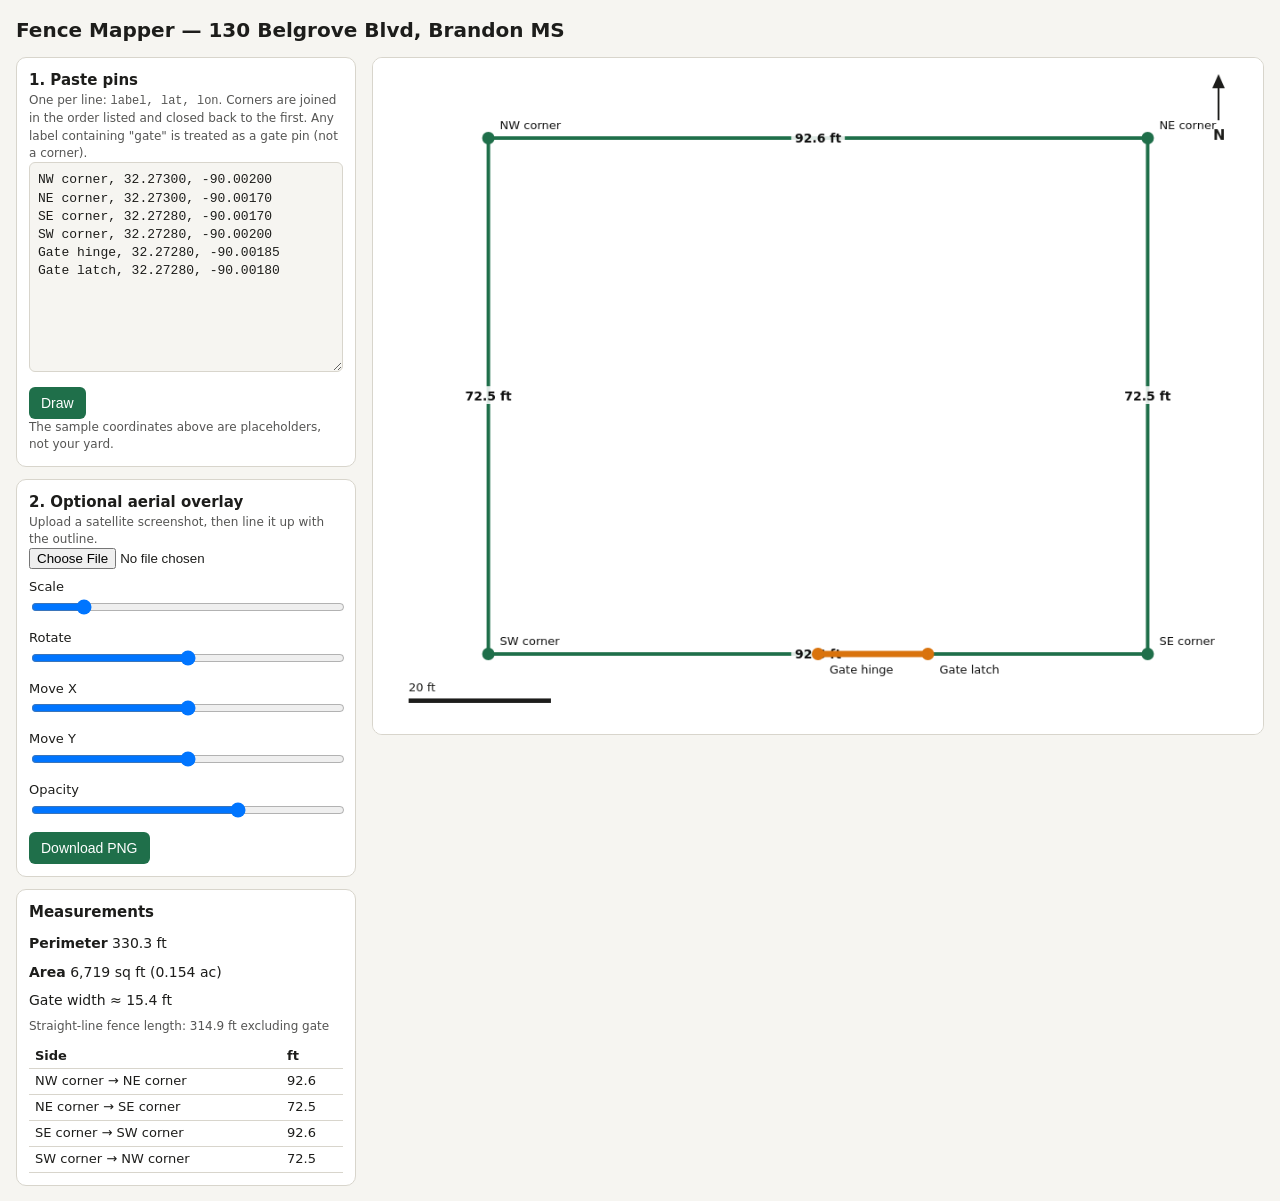
<file: fence_map.html>
<!doctype html>
<html lang="en">
<head>
<meta charset="utf-8">
<meta name="viewport" content="width=device-width,initial-scale=1">
<title>Fence Mapper</title>
<style>
  :root{--bg:#f6f5f1;--fg:#1d1d1b;--card:#fff;--line:#d8d5cc;--accent:#1f6f4a;--gate:#d9730d}
  @media (prefers-color-scheme:dark){:root{--bg:#171815;--fg:#ecebe5;--card:#22231f;--line:#3a3b35;--accent:#5cc28f;--gate:#f29a45}}
  *{box-sizing:border-box}
  body{margin:0;padding:16px;background:var(--bg);color:var(--fg);font:15px/1.45 system-ui,sans-serif}
  h1{font-size:20px;margin:0 0 12px}
  .grid{display:grid;grid-template-columns:340px 1fr;gap:16px}
  @media(max-width:860px){.grid{grid-template-columns:1fr}}
  .card{background:var(--card);border:1px solid var(--line);border-radius:10px;padding:12px}
  textarea{width:100%;height:210px;font:13px/1.4 ui-monospace,monospace;background:var(--bg);color:var(--fg);border:1px solid var(--line);border-radius:6px;padding:8px}
  label{display:block;font-size:13px;margin-top:8px}
  input[type=range]{width:100%}
  button{background:var(--accent);color:#fff;border:0;border-radius:6px;padding:8px 12px;font-size:14px;cursor:pointer;margin-top:8px}
  canvas{width:100%;height:auto;background:var(--card);border:1px solid var(--line);border-radius:10px;touch-action:none}
  .stats{display:flex;flex-wrap:wrap;gap:8px 20px;margin-top:10px;font-size:14px}
  .hint{font-size:12px;opacity:.75}
  table{border-collapse:collapse;width:100%;font-size:13px;margin-top:8px}
  td,th{border-bottom:1px solid var(--line);padding:3px 6px;text-align:left}
</style>
</head>
<body>
<h1>Fence Mapper &mdash; 130 Belgrove Blvd, Brandon MS</h1>
<div class="grid">
  <div>
    <div class="card">
      <b>1. Paste pins</b>
      <div class="hint">One per line: <code>label, lat, lon</code>. Corners are joined in the order listed and closed back to the first. Any label containing "gate" is treated as a gate pin (not a corner).</div>
      <textarea id="pins" spellcheck="false">NW corner, 32.27300, -90.00200
NE corner, 32.27300, -90.00170
SE corner, 32.27280, -90.00170
SW corner, 32.27280, -90.00200
Gate hinge, 32.27280, -90.00185
Gate latch, 32.27280, -90.00180</textarea>
      <button id="draw">Draw</button>
      <div class="hint">The sample coordinates above are placeholders, not your yard.</div>
    </div>
    <div class="card" style="margin-top:12px">
      <b>2. Optional aerial overlay</b>
      <div class="hint">Upload a satellite screenshot, then line it up with the outline.</div>
      <input type="file" id="img" accept="image/*">
      <label>Scale <input type="range" id="sc" min="0.1" max="6" step="0.01" value="1"></label>
      <label>Rotate <input type="range" id="rot" min="-180" max="180" step="0.1" value="0"></label>
      <label>Move X <input type="range" id="ox" min="-800" max="800" step="1" value="0"></label>
      <label>Move Y <input type="range" id="oy" min="-600" max="600" step="1" value="0"></label>
      <label>Opacity <input type="range" id="op" min="0.1" max="1" step="0.05" value="0.7"></label>
      <button id="save">Download PNG</button>
    </div>
    <div class="card" style="margin-top:12px">
      <b>Measurements</b>
      <div class="stats" id="stats"></div>
      <table id="tbl"></table>
    </div>
  </div>
  <div><canvas id="cv" width="1000" height="760"></canvas></div>
</div>
<script>
const $=id=>document.getElementById(id);
const cv=$('cv'),ctx=cv.getContext('2d');
let img=null;
const FT=3.28084;

function parse(){
  return $('pins').value.split('\n').map(l=>l.trim()).filter(Boolean).map(l=>{
    const p=l.split(',').map(s=>s.trim());
    if(p.length<3)return null;
    const lat=parseFloat(p[p.length-2]),lon=parseFloat(p[p.length-1]);
    if(isNaN(lat)||isNaN(lon))return null;
    return {name:p.slice(0,p.length-2).join(', ')||'pt',lat,lon};
  }).filter(Boolean);
}
function project(pts){
  const lat0=pts.reduce((a,p)=>a+p.lat,0)/pts.length,lon0=pts.reduce((a,p)=>a+p.lon,0)/pts.length;
  const kx=111320*Math.cos(lat0*Math.PI/180)*FT,ky=110540*FT;
  return pts.map(p=>({...p,x:(p.lon-lon0)*kx,y:(p.lat-lat0)*ky}));
}
const dist=(a,b)=>Math.hypot(a.x-b.x,a.y-b.y);

function draw(){
  const all=project(parse());
  ctx.clearRect(0,0,cv.width,cv.height);
  const dark=matchMedia('(prefers-color-scheme:dark)').matches;
  ctx.fillStyle=dark?'#22231f':'#fff';ctx.fillRect(0,0,cv.width,cv.height);
  if(all.length<3){$('stats').textContent='Need at least 3 pins.';return;}
  const xs=all.map(p=>p.x),ys=all.map(p=>p.y);
  const minx=Math.min(...xs),maxx=Math.max(...xs),miny=Math.min(...ys),maxy=Math.max(...ys);
  const pad=90,s=Math.min((cv.width-2*pad)/Math.max(maxx-minx,1),(cv.height-2*pad)/Math.max(maxy-miny,1));
  const T=p=>[pad+(p.x-minx)*s+((cv.width-2*pad)-(maxx-minx)*s)/2,cv.height-pad-(p.y-miny)*s-((cv.height-2*pad)-(maxy-miny)*s)/2];
  if(img){
    ctx.save();ctx.globalAlpha=+$('op').value;
    ctx.translate(cv.width/2+ +$('ox').value,cv.height/2+ +$('oy').value);
    ctx.rotate(+$('rot').value*Math.PI/180);ctx.scale(+$('sc').value,+$('sc').value);
    ctx.drawImage(img,-img.width/2,-img.height/2);ctx.restore();
  }
  const corners=all.filter(p=>!/gate/i.test(p.name)),gates=all.filter(p=>/gate/i.test(p.name));
  const fg=dark?'#ecebe5':'#1d1d1b';
  // fence line
  ctx.lineWidth=4;ctx.strokeStyle='#1f6f4a';ctx.lineJoin='round';
  ctx.beginPath();corners.forEach((p,i)=>{const [x,y]=T(p);i?ctx.lineTo(x,y):ctx.moveTo(x,y)});ctx.closePath();ctx.stroke();
  const rows=[];let per=0,area=0;
  ctx.font='bold 14px system-ui';
  corners.forEach((p,i)=>{
    const q=corners[(i+1)%corners.length],d=dist(p,q);per+=d;
    area+=p.x*q.y-q.x*p.y;
    rows.push([p.name+' → '+q.name,d]);
    const [x1,y1]=T(p),[x2,y2]=T(q);
    const mx=(x1+x2)/2,my=(y1+y2)/2,t=d.toFixed(1)+' ft',w=ctx.measureText(t).width;
    ctx.fillStyle='rgba(255,255,255,.85)';ctx.fillRect(mx-w/2-4,my-11,w+8,20);
    ctx.fillStyle='#111';ctx.fillText(t,mx-w/2,my+5);
  });
  area=Math.abs(area)/2;
  corners.forEach(p=>{
    const [x,y]=T(p);
    ctx.fillStyle='#1f6f4a';ctx.beginPath();ctx.arc(x,y,7,0,7);ctx.fill();
    ctx.font='13px system-ui';const w=ctx.measureText(p.name).width;
    ctx.fillStyle='rgba(255,255,255,.85)';ctx.fillRect(x+9,y-24,w+8,18);
    ctx.fillStyle='#111';ctx.fillText(p.name,x+13,y-10);
  });
  gates.forEach(p=>{
    const [x,y]=T(p);
    ctx.fillStyle='#d9730d';ctx.beginPath();ctx.arc(x,y,7,0,7);ctx.fill();
    ctx.font='13px system-ui';const w=ctx.measureText(p.name).width;
    ctx.fillStyle='rgba(255,255,255,.85)';ctx.fillRect(x+9,y+8,w+8,18);
    ctx.fillStyle='#111';ctx.fillText(p.name,x+13,y+22);
  });
  let gw='';
  if(gates.length>=2){
    const [a,b]=[T(gates[0]),T(gates[1])];
    ctx.strokeStyle='#d9730d';ctx.lineWidth=7;ctx.beginPath();ctx.moveTo(...a);ctx.lineTo(...b);ctx.stroke();
    gw=` · Gate width ≈ ${dist(gates[0],gates[1]).toFixed(1)} ft`;
  }
  // north arrow + scale bar
  ctx.fillStyle=fg;ctx.strokeStyle=fg;ctx.lineWidth=2;ctx.font='bold 16px system-ui';
  ctx.beginPath();ctx.moveTo(950,70);ctx.lineTo(950,25);ctx.stroke();
  ctx.beginPath();ctx.moveTo(950,18);ctx.lineTo(943,34);ctx.lineTo(957,34);ctx.fill();ctx.fillText('N',944,92);
  const bar=[5,10,20,25,50,100].find(v=>v*s>120)||100;
  ctx.fillRect(40,cv.height-40,bar*s,5);ctx.font='13px system-ui';ctx.fillText(bar+' ft',40,cv.height-48);
  $('stats').innerHTML=`<span><b>Perimeter</b> ${per.toFixed(1)} ft</span><span><b>Area</b> ${Math.round(area).toLocaleString()} sq ft (${(area/43560).toFixed(3)} ac)</span>`+(gw?`<span>${gw.slice(3)}</span>`:'')+`<span class="hint">Straight-line fence length: ${(per-(gates.length>=2?dist(gates[0],gates[1]):0)).toFixed(1)} ft excluding gate</span>`;
  $('tbl').innerHTML='<tr><th>Side</th><th>ft</th></tr>'+rows.map(r=>`<tr><td>${r[0]}</td><td>${r[1].toFixed(1)}</td></tr>`).join('');
}
$('draw').onclick=draw;
['sc','rot','ox','oy','op'].forEach(id=>$(id).oninput=draw);
$('img').onchange=e=>{const f=e.target.files[0];if(!f)return;const i=new Image();i.onload=()=>{img=i;draw()};i.src=URL.createObjectURL(f)};
$('save').onclick=()=>{const a=document.createElement('a');a.href=cv.toDataURL('image/png');a.download='fence-map.png';a.click()};
draw();
</script>
</body>
</html>
</file>
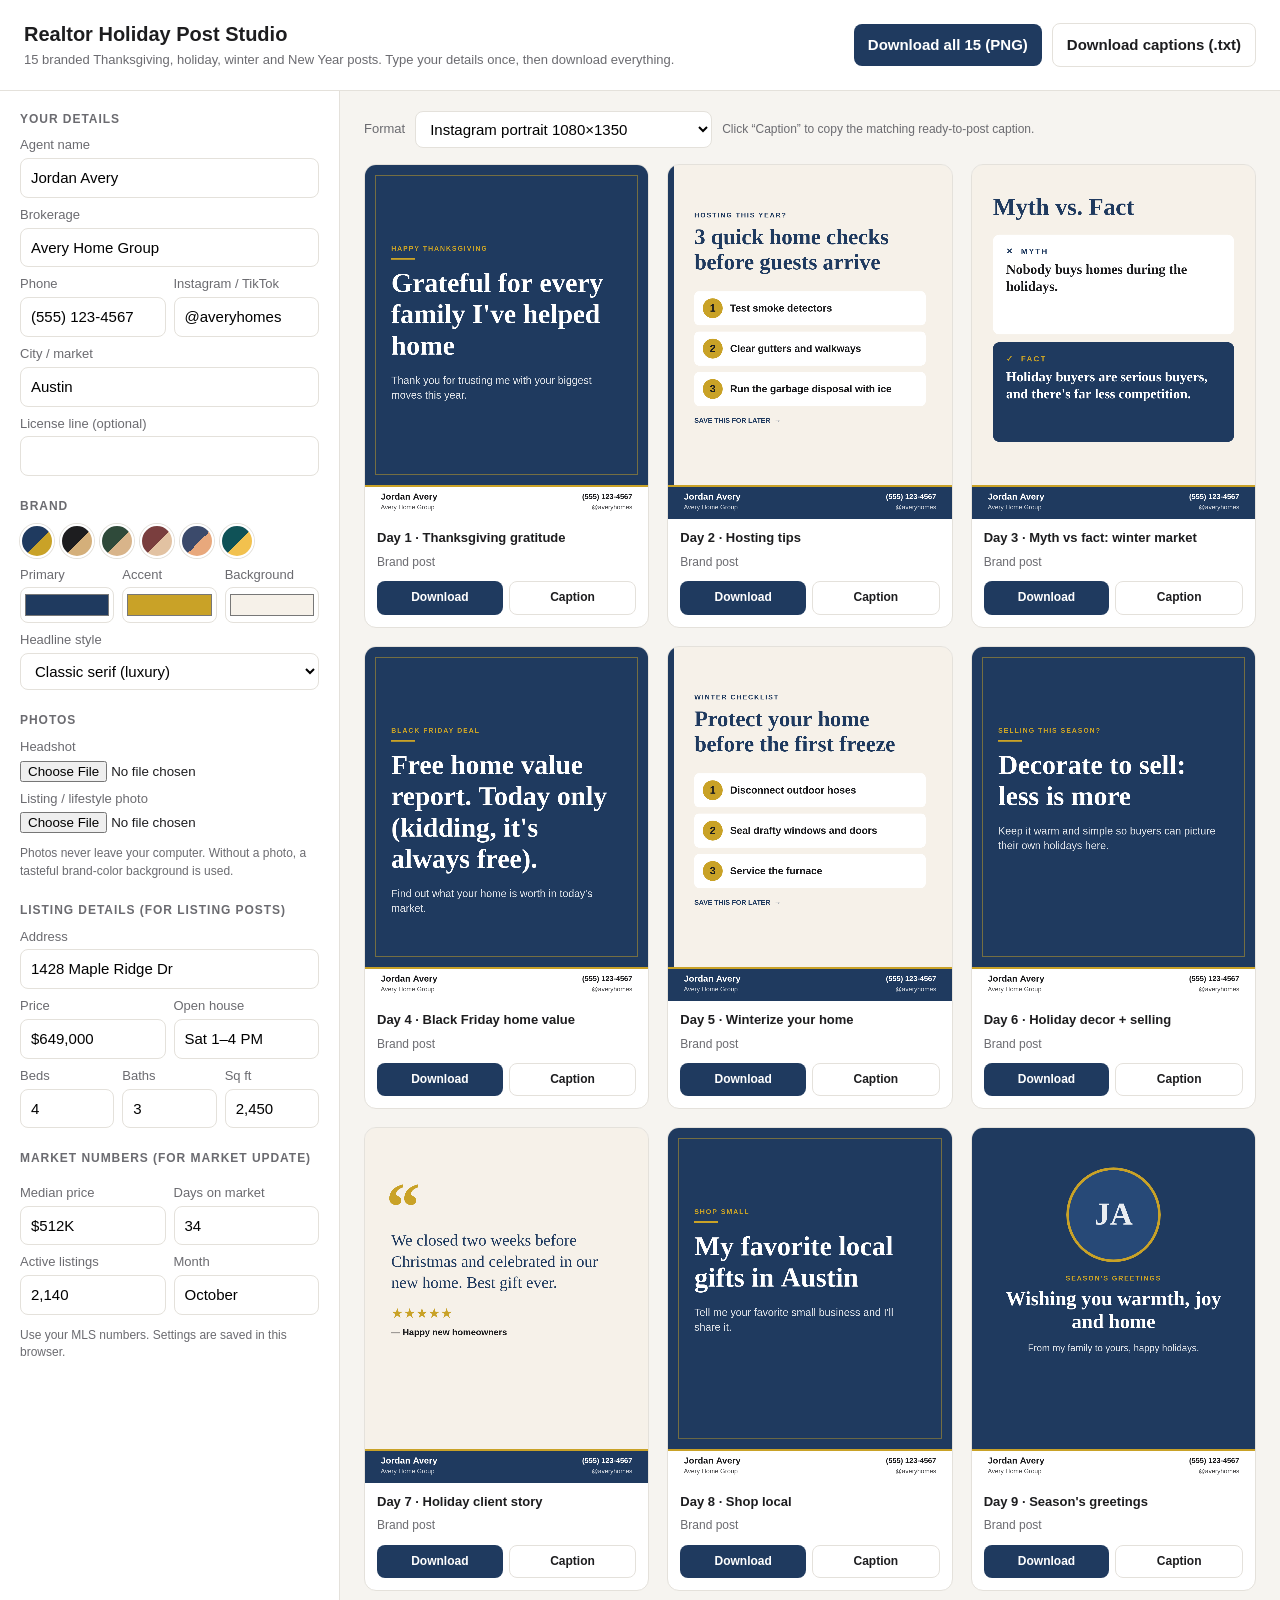
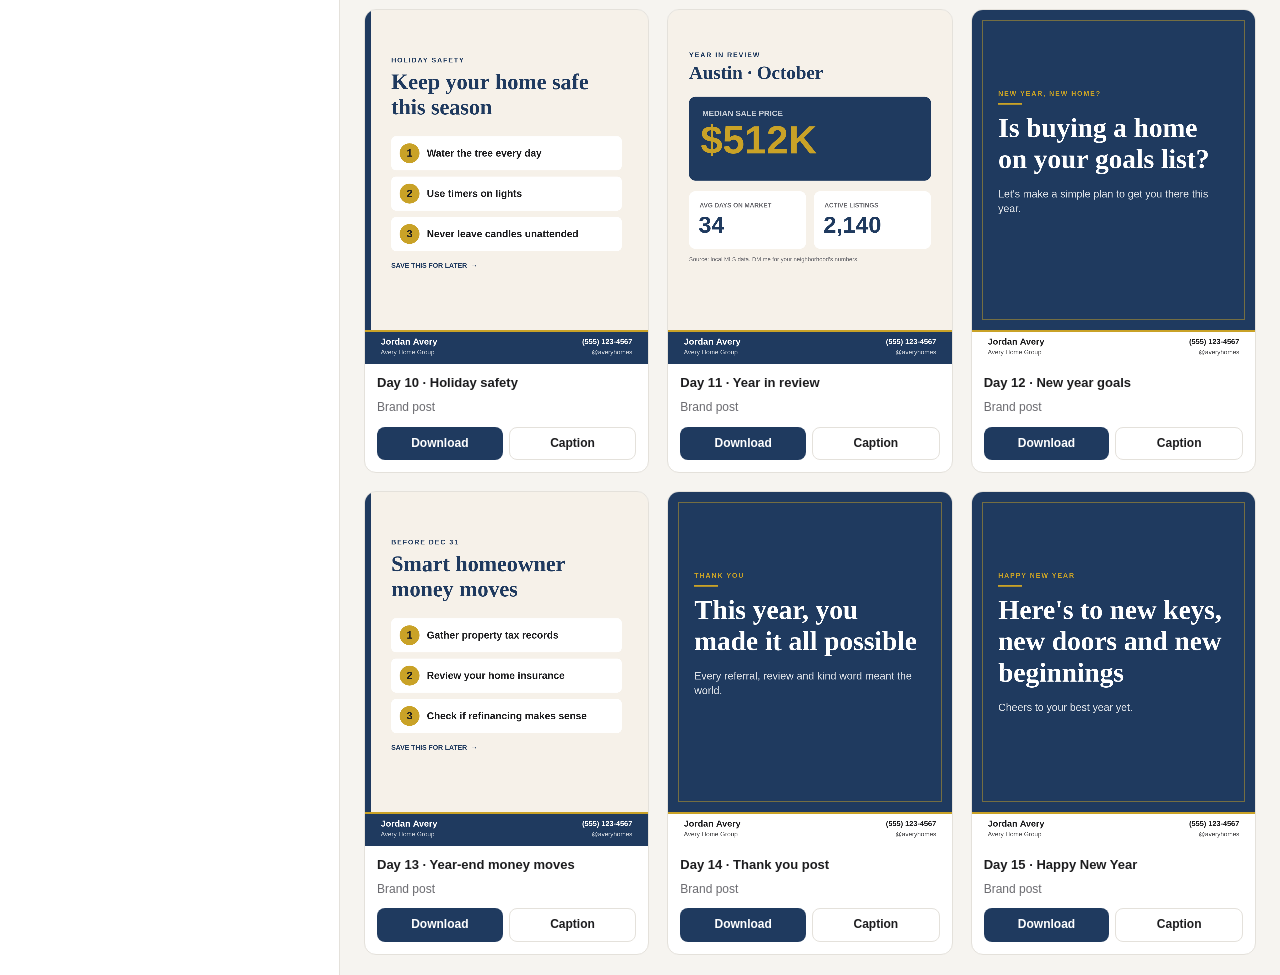
<file: realtor-kit/product/realtor-holiday-studio.html>
<!doctype html>
<html lang="en">
<head>
<meta charset="utf-8">
<meta name="viewport" content="width=device-width, initial-scale=1">
<title>Realtor Holiday Post Studio</title>
<style>
  :root {
    --bg: #f6f4f0; --panel: #ffffff; --ink: #1d1d1f; --muted: #6b6b70; --line: #e4e1db; --accent: #1f3a5f;
  }
  * { box-sizing: border-box; }
  body { margin: 0; font: 15px/1.45 -apple-system, "Segoe UI", Inter, Helvetica, Arial, sans-serif; background: var(--bg); color: var(--ink); }
  header { padding: 20px 24px; border-bottom: 1px solid var(--line); background: var(--panel); display: flex; gap: 16px; align-items: center; justify-content: space-between; flex-wrap: wrap; }
  header h1 { margin: 0; font-size: 20px; }
  header p { margin: 2px 0 0; color: var(--muted); font-size: 13px; }
  .wrap { display: grid; grid-template-columns: 340px 1fr; gap: 0; min-height: calc(100vh - 80px); }
  aside { background: var(--panel); border-right: 1px solid var(--line); padding: 20px; overflow-y: auto; }
  aside h2 { font-size: 12px; letter-spacing: .08em; text-transform: uppercase; color: var(--muted); margin: 22px 0 8px; }
  aside h2:first-child { margin-top: 0; }
  label { display: block; font-size: 13px; margin: 8px 0 3px; color: var(--muted); }
  input[type=text], select { width: 100%; padding: 8px 10px; border: 1px solid var(--line); border-radius: 8px; font: inherit; background: #fff; }
  .row { display: flex; gap: 8px; }
  .row > div { flex: 1; }
  input[type=color] { width: 100%; height: 36px; border: 1px solid var(--line); border-radius: 8px; padding: 2px; background: #fff; }
  .themes { display: flex; gap: 6px; flex-wrap: wrap; margin-top: 4px; }
  .themes button { width: 34px; height: 34px; border-radius: 50%; border: 2px solid #fff; box-shadow: 0 0 0 1px var(--line); cursor: pointer; }
  .btn { display: inline-block; padding: 10px 14px; border-radius: 8px; border: 0; background: var(--accent); color: #fff; font: inherit; font-weight: 600; cursor: pointer; }
  .btn.ghost { background: #fff; color: var(--ink); border: 1px solid var(--line); }
  main { padding: 20px 24px; }
  .toolbar { display: flex; gap: 10px; align-items: center; flex-wrap: wrap; margin-bottom: 16px; }
  .grid { display: grid; grid-template-columns: repeat(auto-fill, minmax(260px, 1fr)); gap: 18px; }
  .card { background: var(--panel); border: 1px solid var(--line); border-radius: 12px; overflow: hidden; display: flex; flex-direction: column; }
  .card canvas { width: 100%; height: auto; display: block; background: #ddd; }
  .card .meta { padding: 10px 12px; display: flex; flex-direction: column; gap: 6px; }
  .card .meta strong { font-size: 13px; }
  .card .meta span { font-size: 12px; color: var(--muted); }
  .card .actions { display: flex; gap: 6px; padding: 0 12px 12px; }
  .card .actions button { flex: 1; padding: 7px; font-size: 12px; }
  .hint { font-size: 12px; color: var(--muted); }
  .toast { position: fixed; bottom: 20px; left: 50%; transform: translateX(-50%); background: #1d1d1f; color: #fff; padding: 10px 16px; border-radius: 8px; font-size: 13px; opacity: 0; transition: opacity .2s; pointer-events: none; }
  .toast.show { opacity: 1; }
  @media (max-width: 820px) { .wrap { grid-template-columns: 1fr; } aside { border-right: 0; border-bottom: 1px solid var(--line); } }
</style>
</head>
<body>
<header>
  <div>
    <h1>Realtor Holiday Post Studio</h1>
    <p>15 branded Thanksgiving, holiday, winter and New Year posts. Type your details once, then download everything.</p>
  </div>
  <div class="toolbar" style="margin:0">
    <button class="btn" id="dlAll">Download all (PNG)</button>
    <button class="btn ghost" id="dlCaptions">Download captions (.txt)</button>
  </div>
</header>
<div class="wrap">
  <aside>
    <h2>Your details</h2>
    <label>Agent name</label><input type="text" id="agentName" value="Jordan Avery">
    <label>Brokerage</label><input type="text" id="brokerage" value="Avery Home Group">
    <div class="row">
      <div><label>Phone</label><input type="text" id="phone" value="(555) 123-4567"></div>
      <div><label>Instagram / TikTok</label><input type="text" id="handle" value="@averyhomes"></div>
    </div>
    <label>City / market</label><input type="text" id="city" value="Austin">
    <label>License line (optional)</label><input type="text" id="license" value="">

    <h2>Brand</h2>
    <div class="themes" id="themes"></div>
    <div class="row">
      <div><label>Primary</label><input type="color" id="c1" value="#1f3a5f"></div>
      <div><label>Accent</label><input type="color" id="c2" value="#c9a227"></div>
      <div><label>Background</label><input type="color" id="c3" value="#f6f1e9"></div>
    </div>
    <label>Headline style</label>
    <select id="fontPair">
      <option value="serif">Classic serif (luxury)</option>
      <option value="sans">Modern sans (clean)</option>
    </select>

    <h2>Photos</h2>
    <label>Headshot</label><input type="file" id="headshot" accept="image/*">
    <label>Listing / lifestyle photo</label><input type="file" id="listing" accept="image/*">
    <p class="hint">Photos never leave your computer. Without a photo, a tasteful brand-color background is used.</p>

    <h2>Listing details (for listing posts)</h2>
    <label>Address</label><input type="text" id="address" value="1428 Maple Ridge Dr">
    <div class="row">
      <div><label>Price</label><input type="text" id="price" value="$649,000"></div>
      <div><label>Open house</label><input type="text" id="openHouse" value="Sat 1–4 PM"></div>
    </div>
    <div class="row">
      <div><label>Beds</label><input type="text" id="beds" value="4"></div>
      <div><label>Baths</label><input type="text" id="baths" value="3"></div>
      <div><label>Sq ft</label><input type="text" id="sqft" value="2,450"></div>
    </div>

    <h2>Market numbers (for market update)</h2>
    <div class="row">
      <div><label>Median price</label><input type="text" id="mMedian" value="$512K"></div>
      <div><label>Days on market</label><input type="text" id="mDays" value="34"></div>
    </div>
    <div class="row">
      <div><label>Active listings</label><input type="text" id="mActive" value="2,140"></div>
      <div><label>Month</label><input type="text" id="mMonth" value="October"></div>
    </div>
    <p class="hint">Use your MLS numbers. Settings are saved in this browser.</p>
  </aside>
  <main>
    <div class="toolbar">
      <label style="margin:0">Format</label>
      <select id="format" style="width:auto">
        <option value="portrait">Instagram portrait 1080×1350</option>
        <option value="square">Square 1080×1080</option>
        <option value="story">Story / Reel / TikTok cover 1080×1920</option>
      </select>
      <span class="hint">Click “Caption” to copy the matching ready-to-post caption.</span>
    </div>
    <div class="grid" id="grid"></div>
  </main>
</div>
<div class="toast" id="toast"></div>

<script>
// ---------- Content: Holiday & Year-End Pack ----------
const POSTS = [
  {
    "day": 1,
    "layout": "bold",
    "title": "Thanksgiving gratitude",
    "kicker": "HAPPY THANKSGIVING",
    "head": "Grateful for every family I've helped home",
    "body": "Thank you for trusting me with your biggest moves this year.",
    "caption": "This Thanksgiving I'm counting my blessings, and you're one of them. 🦃 Thank you to every client, referral and neighbor in {city} who made this year special. Wishing you a full table and a full heart!"
  },
  {
    "day": 2,
    "layout": "tip",
    "title": "Hosting tips",
    "kicker": "HOSTING THIS YEAR?",
    "head": "3 quick home checks before guests arrive",
    "list": [
      "Test smoke detectors",
      "Clear gutters and walkways",
      "Run the garbage disposal with ice"
    ],
    "caption": "Hosting the holidays? 🏡 Knock out these three quick checks so the only surprise is dessert. Save this for your pre-party list!"
  },
  {
    "day": 3,
    "layout": "myth",
    "title": "Myth vs fact: winter market",
    "head": "Myth vs. Fact",
    "myth": "Nobody buys homes during the holidays.",
    "fact": "Holiday buyers are serious buyers, and there's far less competition.",
    "caption": "Thinking of waiting until spring? ❄️ Holiday buyers are motivated and there are fewer listings to compete with. DM me HOLIDAY and I'll show you what's moving in {city} right now."
  },
  {
    "day": 4,
    "layout": "bold",
    "title": "Black Friday home value",
    "kicker": "BLACK FRIDAY DEAL",
    "head": "Free home value report. Today only (kidding, it's always free).",
    "body": "Find out what your home is worth in today's market.",
    "caption": "The best Black Friday deal in {city}? A free, no-pressure home value report from a local expert. 🏷️ DM me VALUE and I'll send yours this week."
  },
  {
    "day": 5,
    "layout": "tip",
    "title": "Winterize your home",
    "kicker": "WINTER CHECKLIST",
    "head": "Protect your home before the first freeze",
    "list": [
      "Disconnect outdoor hoses",
      "Seal drafty windows and doors",
      "Service the furnace"
    ],
    "caption": "A little prep now saves big repair bills later. 🥶 Here's my quick winter checklist for {city} homeowners. Save it and share it with a new homeowner!"
  },
  {
    "day": 6,
    "layout": "bold",
    "title": "Holiday decor + selling",
    "kicker": "SELLING THIS SEASON?",
    "head": "Decorate to sell: less is more",
    "body": "Keep it warm and simple so buyers can picture their own holidays here.",
    "caption": "Listing over the holidays? 🎄 A few tasteful touches feel cozy. Too much hides your home's best features. Want my staging checklist? Comment DECOR."
  },
  {
    "day": 7,
    "layout": "quote",
    "title": "Holiday client story",
    "quote": "We closed two weeks before Christmas and celebrated in our new home. Best gift ever.",
    "who": "Happy new homeowners",
    "caption": "Nothing beats handing over keys in time for the holidays. 🎁 If you're dreaming of a new home in the new year, let's start planning now."
  },
  {
    "day": 8,
    "layout": "bold",
    "title": "Shop local",
    "kicker": "SHOP SMALL",
    "head": "My favorite local gifts in {city}",
    "body": "Tell me your favorite small business and I'll share it.",
    "caption": "Supporting the businesses that make {city} home. 🛍️ Drop your favorite local shop below and I'll feature a few in my stories this week!"
  },
  {
    "day": 9,
    "layout": "agent",
    "title": "Season's greetings",
    "kicker": "SEASON'S GREETINGS",
    "head": "Wishing you warmth, joy and home",
    "body": "From my family to yours, happy holidays.",
    "caption": "Happy holidays from my family to yours! ✨ Thank you for an incredible year, {city}. I'm so grateful to do what I love in a community I love."
  },
  {
    "day": 10,
    "layout": "tip",
    "title": "Holiday safety",
    "kicker": "HOLIDAY SAFETY",
    "head": "Keep your home safe this season",
    "list": [
      "Water the tree every day",
      "Use timers on lights",
      "Never leave candles unattended"
    ],
    "caption": "Holiday fires are more common than you'd think. 🔥 Three simple habits keep your home and family safe. Share this with someone who goes all out on decorations!"
  },
  {
    "day": 11,
    "layout": "stat",
    "title": "Year in review",
    "kicker": "YEAR IN REVIEW",
    "caption": "Here's how the {city} market wrapped up this year: median price {median}, {days} days on market, {active} active listings. 📊 Want to know what it means for your plans next year? DM me MARKET."
  },
  {
    "day": 12,
    "layout": "bold",
    "title": "New year goals",
    "kicker": "NEW YEAR, NEW HOME?",
    "head": "Is buying a home on your goals list?",
    "body": "Let's make a simple plan to get you there this year.",
    "caption": "New year, new goals. 🥂 If owning a home is on your list, the best time to start planning is now. Comment PLAN and I'll send you my step-by-step guide."
  },
  {
    "day": 13,
    "layout": "tip",
    "title": "Year-end money moves",
    "kicker": "BEFORE DEC 31",
    "head": "Smart homeowner money moves",
    "list": [
      "Gather property tax records",
      "Review your home insurance",
      "Check if refinancing makes sense"
    ],
    "caption": "Year-end is the perfect time to check your home finances. 💰 Not tax advice, just a reminder to ask the right pros the right questions!"
  },
  {
    "day": 14,
    "layout": "bold",
    "title": "Thank you post",
    "kicker": "THANK YOU",
    "head": "This year, you made it all possible",
    "body": "Every referral, review and kind word meant the world.",
    "caption": "Before the year ends, a huge thank you. 🙏 My business runs on your trust and referrals. Know someone thinking about moving in the new year? I'd love to help them."
  },
  {
    "day": 15,
    "layout": "bold",
    "title": "Happy New Year",
    "kicker": "HAPPY NEW YEAR",
    "head": "Here's to new keys, new doors and new beginnings",
    "body": "Cheers to your best year yet.",
    "caption": "Happy New Year, {city}! 🎉 Here's to new beginnings, new doors and maybe a new address. Let's make this your year."
  }
];
const HASHTAGS = "#realestate #realtor #{cityTag}realestate #{cityTag}realtor #homesforsale #justlisted #firsttimehomebuyer #househunting #realestateagent #dreamhome";

const THEMES = [
  ["#1f3a5f", "#c9a227", "#f6f1e9"], // navy & gold
  ["#1d1d1f", "#d4af7a", "#f4f1ec"], // black & champagne
  ["#2f4a3a", "#d8b48a", "#f3efe6"], // forest & sand
  ["#7a3e3e", "#e2c2a2", "#f8f2ec"], // terracotta
  ["#3b4a6b", "#e8a87c", "#f5f3f0"], // slate & peach
  ["#0f5257", "#f2c14e", "#f2f7f5"], // teal & sun
];

// ---------- State ----------
const ids = ["agentName","brokerage","phone","handle","city","license","c1","c2","c3","fontPair","address","price","openHouse","beds","baths","sqft","mMedian","mDays","mActive","mMonth","format"];
const $ = id => document.getElementById(id);
const imgs = { headshot: null, listing: null };
try {
  const saved = JSON.parse(localStorage.getItem("rps-settings") || "{}");
  ids.forEach(k => { if (saved[k] != null && $(k)) $(k).value = saved[k]; });
} catch (e) {}
function S() { const o = {}; ids.forEach(k => o[k] = $(k).value); return o; }
function save() { try { localStorage.setItem("rps-settings", JSON.stringify(S())); } catch (e) {} }
function fill(t, s) {
  return String(t || "")
    .replaceAll("{name}", s.agentName).replaceAll("{city}", s.city).replaceAll("{address}", s.address)
    .replaceAll("{price}", s.price).replaceAll("{beds}", s.beds).replaceAll("{baths}", s.baths).replaceAll("{sqft}", s.sqft)
    .replaceAll("{openhouse}", s.openHouse).replaceAll("{phone}", s.phone).replaceAll("{month}", s.mMonth)
    .replaceAll("{median}", s.mMedian).replaceAll("{days}", s.mDays).replaceAll("{active}", s.mActive);
}
function caption(p, s) {
  const tag = s.city.toLowerCase().replace(/[^a-z0-9]/g, "");
  return fill(p.caption, s) + "\n\n" + HASHTAGS.replaceAll("{cityTag}", tag);
}

// ---------- Drawing helpers ----------
const SIZES = { portrait: [1080, 1350], square: [1080, 1080], story: [1080, 1920] };
function fonts(s) {
  return s.fontPair === "serif"
    ? { head: 'Georgia, "Times New Roman", "DejaVu Serif", serif', body: 'Inter, "Helvetica Neue", Arial, sans-serif' }
    : { head: 'Inter, "Helvetica Neue", Arial, sans-serif', body: 'Inter, "Helvetica Neue", Arial, sans-serif' };
}
function wrap(ctx, text, maxW) {
  const words = text.split(/\s+/); const lines = []; let line = "";
  for (const w of words) {
    const test = line ? line + " " + w : w;
    if (ctx.measureText(test).width > maxW && line) { lines.push(line); line = w; } else line = test;
  }
  if (line) lines.push(line);
  return lines;
}
// Draws text that shrinks until it fits within maxLines; returns the bottom y.
function textBlock(ctx, text, x, y, maxW, size, opts = {}) {
  const { font, weight = "700", color = "#000", lh = 1.15, maxLines = 4, align = "left", minSize = 28 } = opts;
  let lines;
  for (;;) {
    ctx.font = `${weight} ${size}px ${font}`;
    lines = wrap(ctx, text, maxW);
    if (lines.length <= maxLines || size <= minSize) break;
    size -= 4;
  }
  ctx.fillStyle = color; ctx.textAlign = align; ctx.textBaseline = "top";
  const ax = align === "center" ? x + maxW / 2 : x;
  lines.forEach((l, i) => ctx.fillText(l, ax, y + i * size * lh));
  ctx.textAlign = "left";
  return y + lines.length * size * lh;
}
function cover(ctx, img, x, y, w, h) {
  const r = Math.max(w / img.width, h / img.height);
  const iw = img.width * r, ih = img.height * r;
  ctx.save(); ctx.beginPath(); ctx.rect(x, y, w, h); ctx.clip();
  ctx.drawImage(img, x + (w - iw) / 2, y + (h - ih) / 2, iw, ih); ctx.restore();
}
function placeholderPhoto(ctx, x, y, w, h, s) {
  const g = ctx.createLinearGradient(x, y, x + w, y + h);
  g.addColorStop(0, s.c1); g.addColorStop(1, shade(s.c1, 0.35));
  ctx.fillStyle = g; ctx.fillRect(x, y, w, h);
  // simple house line-art
  ctx.save(); ctx.strokeStyle = hexA(s.c2, 0.85); ctx.lineWidth = 10; ctx.lineJoin = "round";
  const cx = x + w / 2, cy = y + h / 2 + 20, u = Math.min(w, h) / 6;
  ctx.beginPath(); ctx.moveTo(cx - u * 1.4, cy - u * 0.1); ctx.lineTo(cx, cy - u * 1.4); ctx.lineTo(cx + u * 1.4, cy - u * 0.1); ctx.stroke();
  ctx.strokeRect(cx - u, cy - u * 0.3, u * 2, u * 1.5);
  ctx.strokeRect(cx - u * 0.25, cy + u * 0.4, u * 0.5, u * 0.8);
  ctx.restore();
}
function rrect(ctx, x, y, w, h, r) { ctx.beginPath(); ctx.roundRect(x, y, w, h, r); }
function hexA(hex, a) { const n = parseInt(hex.slice(1), 16); return `rgba(${n >> 16},${(n >> 8) & 255},${n & 255},${a})`; }
function shade(hex, amt) {
  const n = parseInt(hex.slice(1), 16); const f = c => Math.max(0, Math.min(255, Math.round(c * (1 - amt))));
  return "#" + [f(n >> 16), f((n >> 8) & 255), f(n & 255)].map(v => v.toString(16).padStart(2, "0")).join("");
}
function lum(hex) { const n = parseInt(hex.slice(1), 16); return (0.299 * (n >> 16) + 0.587 * ((n >> 8) & 255) + 0.114 * (n & 255)) / 255; }
function onColor(hex) { return lum(hex) > 0.6 ? "#1d1d1f" : "#ffffff"; }

function footer(ctx, W, H, s, F, dark) {
  const fh = 130, y = H - fh;
  ctx.fillStyle = dark ? s.c1 : "#ffffff"; ctx.fillRect(0, y, W, fh);
  ctx.fillStyle = s.c2; ctx.fillRect(0, y, W, 8);
  const ink = dark ? onColor(s.c1) : "#1d1d1f";
  let x = 60;
  if (imgs.headshot) {
    ctx.save(); ctx.beginPath(); ctx.arc(x + 40, y + 69, 40, 0, Math.PI * 2); ctx.clip();
    cover(ctx, imgs.headshot, x, y + 29, 80, 80); ctx.restore(); x += 104;
  }
  ctx.fillStyle = ink; ctx.textBaseline = "top";
  ctx.font = `700 34px ${F.body}`; ctx.fillText(s.agentName, x, y + 30);
  ctx.font = `400 24px ${F.body}`; ctx.globalAlpha = 0.8;
  ctx.fillText([s.brokerage, s.license].filter(Boolean).join(" · "), x, y + 74); ctx.globalAlpha = 1;
  ctx.textAlign = "right";
  ctx.font = `700 28px ${F.body}`; ctx.fillText(s.phone, W - 60, y + 32);
  ctx.font = `400 24px ${F.body}`; ctx.globalAlpha = 0.8; ctx.fillText(s.handle, W - 60, y + 74);
  ctx.globalAlpha = 1; ctx.textAlign = "left";
  return y;
}
function kicker(ctx, text, x, y, s, F, color) {
  ctx.font = `700 26px ${F.body}`;
  ctx.fillStyle = color || s.c2; ctx.textBaseline = "top";
  ctx.letterSpacing = "4px"; ctx.fillText(text, x, y); ctx.letterSpacing = "0px";
  return y + 48;
}

// ---------- Layouts ----------
const LAYOUTS = {
  photo(ctx, W, H, p, s, F) {
    ctx.fillStyle = "#fff"; ctx.fillRect(0, 0, W, H);
    const ph = Math.round(H * 0.56);
    imgs.listing ? cover(ctx, imgs.listing, 0, 0, W, ph) : placeholderPhoto(ctx, 0, 0, W, ph, s);
    // badge
    ctx.font = `800 44px ${F.body}`; ctx.letterSpacing = "6px";
    const bw = ctx.measureText(p.badge).width + 80;
    ctx.fillStyle = s.c2; rrect(ctx, 60, ph - 50, bw, 100, 12); ctx.fill();
    ctx.fillStyle = onColor(s.c2); ctx.textBaseline = "middle"; ctx.fillText(p.badge, 100, ph); ctx.letterSpacing = "0px";
    const fy = footer(ctx, W, H, s, F, true);
    const room = fy - (ph + 50);
    let y = ph + 50 + Math.max(30, (room - 260) / 2);
    y = textBlock(ctx, s.address, 60, y, W - 120, 64, { font: F.head, color: s.c1, maxLines: 2 });
    ctx.font = `500 34px ${F.body}`; ctx.fillStyle = "#55555a"; ctx.textBaseline = "top";
    const det = `${s.beds} Beds   •   ${s.baths} Baths   •   ${s.sqft} Sq Ft`;
    ctx.fillText(p.badge === "OPEN HOUSE" ? `${s.openHouse}   •   ${s.beds} bd / ${s.baths} ba` : det, 60, y + 16);
    if (p.badge !== "JUST SOLD" && p.badge !== "UNDER CONTRACT") {
      ctx.font = `800 64px ${F.body}`; ctx.fillStyle = s.c1; ctx.fillText(s.price, 60, y + 76);
    } else {
      ctx.font = `700 44px ${F.head}`; ctx.fillStyle = s.c1; ctx.fillText(p.badge === "JUST SOLD" ? "Congratulations to my clients!" : "Another one, off the market.", 60, y + 82);
    }
  },
  bold(ctx, W, H, p, s, F) {
    ctx.fillStyle = s.c1; ctx.fillRect(0, 0, W, H);
    ctx.strokeStyle = hexA(s.c2, 0.5); ctx.lineWidth = 3; ctx.strokeRect(40, 40, W - 80, H - 210);
    const fy = footer(ctx, W, H, s, F, false);
    const ink = onColor(s.c1);
    const top = (fy - 40) * 0.26;
    let y = kicker(ctx, p.kicker, 100, top, s, F);
    ctx.fillStyle = s.c2; ctx.fillRect(100, y, 90, 6); y += 50;
    y = textBlock(ctx, fill(p.head, s), 100, y, W - 200, 104, { font: F.head, color: ink, maxLines: 4 });
    textBlock(ctx, fill(p.body, s), 100, y + 40, W - 220, 40, { font: F.body, weight: "400", color: hexA(ink === "#ffffff" ? "#ffffff" : "#1d1d1f", 0.85), lh: 1.4, maxLines: 4 });
  },
  tip(ctx, W, H, p, s, F) {
    ctx.fillStyle = s.c3; ctx.fillRect(0, 0, W, H);
    ctx.fillStyle = s.c1; ctx.fillRect(0, 0, 24, H);
    const fy = footer(ctx, W, H, s, F, true);
    let y = Math.max(90, (fy - 860) / 2);
    y = kicker(ctx, p.kicker, 100, y, s, F, s.c1);
    y = textBlock(ctx, fill(p.head, s), 100, y + 10, W - 200, 84, { font: F.head, color: s.c1, maxLines: 3 }) + 50;
    p.list.forEach((item, i) => {
      ctx.fillStyle = "#fff"; rrect(ctx, 100, y, W - 200, 130, 18); ctx.fill();
      ctx.fillStyle = s.c2; ctx.beginPath(); ctx.arc(170, y + 65, 38, 0, Math.PI * 2); ctx.fill();
      ctx.fillStyle = onColor(s.c2); ctx.font = `800 40px ${F.body}`; ctx.textAlign = "center"; ctx.textBaseline = "middle";
      ctx.fillText(String(i + 1), 170, y + 67); ctx.textAlign = "left";
      ctx.fillStyle = "#1d1d1f"; ctx.font = `600 38px ${F.body}`; ctx.fillText(item, 236, y + 67);
      y += 154;
    });
    ctx.font = `600 26px ${F.body}`; ctx.fillStyle = s.c1; ctx.textBaseline = "top";
    ctx.fillText("SAVE THIS FOR LATER  →", 100, y + 20);
  },
  stat(ctx, W, H, p, s, F) {
    ctx.fillStyle = s.c3; ctx.fillRect(0, 0, W, H);
    const fy = footer(ctx, W, H, s, F, true);
    let y = Math.max(80, (fy - 900) / 2);
    y = kicker(ctx, p.kicker, 80, y, s, F, s.c1);
    y = textBlock(ctx, `${s.city} · ${s.mMonth}`, 80, y, W - 160, 72, { font: F.head, color: s.c1, maxLines: 2 }) + 40;
    ctx.fillStyle = s.c1; rrect(ctx, 80, y, W - 160, 320, 24); ctx.fill();
    ctx.fillStyle = hexA(onColor(s.c1), 0.75); ctx.font = `600 30px ${F.body}`; ctx.textBaseline = "top";
    ctx.fillText("MEDIAN SALE PRICE", 130, y + 50);
    ctx.fillStyle = s.c2; ctx.font = `800 150px ${F.body}`; ctx.fillText(s.mMedian, 124, y + 100);
    y += 360;
    const cw = (W - 160 - 30) / 2;
    [["AVG DAYS ON MARKET", s.mDays], ["ACTIVE LISTINGS", s.mActive]].forEach(([l, v], i) => {
      const x = 80 + i * (cw + 30);
      ctx.fillStyle = "#fff"; rrect(ctx, x, y, cw, 220, 24); ctx.fill();
      ctx.fillStyle = "#6b6b70"; ctx.font = `600 24px ${F.body}`; ctx.fillText(l, x + 40, y + 44);
      ctx.fillStyle = s.c1; ctx.font = `800 88px ${F.body}`; ctx.fillText(v, x + 36, y + 90);
    });
    ctx.fillStyle = "#6b6b70"; ctx.font = `400 22px ${F.body}`;
    ctx.fillText("Source: local MLS data. DM me for your neighborhood’s numbers.", 80, y + 250);
  },
  quote(ctx, W, H, p, s, F) {
    ctx.fillStyle = s.c3; ctx.fillRect(0, 0, W, H);
    const fy = footer(ctx, W, H, s, F, true);
    let y = Math.max(90, (fy - 760) / 2);
    ctx.fillStyle = s.c2; ctx.font = `700 260px Georgia, serif`; ctx.textBaseline = "top"; ctx.fillText("“", 80, y - 40);
    y += 170;
    y = textBlock(ctx, fill(p.quote, s), 100, y, W - 200, 62, { font: F.head, weight: "400", color: s.c1, lh: 1.3, maxLines: 6 }) + 40;
    ctx.fillStyle = s.c2; ctx.font = `400 52px ${F.body}`; ctx.fillText("★★★★★", 100, y);
    ctx.fillStyle = "#1d1d1f"; ctx.font = `700 34px ${F.body}`; ctx.fillText("— " + p.who, 100, y + 80);
  },
  myth(ctx, W, H, p, s, F) {
    ctx.fillStyle = s.c3; ctx.fillRect(0, 0, W, H);
    const fy = footer(ctx, W, H, s, F, true);
    let y = Math.max(70, (fy - 980) / 2);
    y = textBlock(ctx, p.head, 80, y, W - 160, 92, { font: F.head, color: s.c1, maxLines: 1 }) + 40;
    const box = (label, text, bg, ink, by) => {
      ctx.fillStyle = bg; rrect(ctx, 80, by, W - 160, 380, 24); ctx.fill();
      ctx.font = `800 30px ${F.body}`; ctx.fillStyle = ink === "#ffffff" ? s.c2 : s.c1; ctx.letterSpacing = "5px";
      ctx.textBaseline = "top"; ctx.fillText(label, 130, by + 50); ctx.letterSpacing = "0px";
      textBlock(ctx, fill(text, s), 130, by + 110, W - 260, 52, { font: F.head, weight: "600", color: ink, lh: 1.25, maxLines: 4 });
    };
    box("✕  MYTH", p.myth, "#ffffff", "#1d1d1f", y);
    box("✓  FACT", p.fact, s.c1, onColor(s.c1), y + 410);
  },
  agent(ctx, W, H, p, s, F) {
    ctx.fillStyle = s.c1; ctx.fillRect(0, 0, W, H);
    const fy = footer(ctx, W, H, s, F, false);
    const ink = onColor(s.c1);
    let y = Math.max(80, (fy - 900) / 2);
    const r = 170, cx = W / 2;
    ctx.fillStyle = s.c2; ctx.beginPath(); ctx.arc(cx, y + r, r + 10, 0, Math.PI * 2); ctx.fill();
    ctx.save(); ctx.beginPath(); ctx.arc(cx, y + r, r, 0, Math.PI * 2); ctx.clip();
    if (imgs.headshot) cover(ctx, imgs.headshot, cx - r, y, r * 2, r * 2);
    else { ctx.fillStyle = shade(s.c1, -0.25); ctx.fillRect(cx - r, y, r * 2, r * 2);
      ctx.fillStyle = hexA(ink, 0.9); ctx.font = `700 120px ${F.head}`; ctx.textAlign = "center"; ctx.textBaseline = "middle";
      ctx.fillText(s.agentName.split(" ").map(w => w[0]).join("").slice(0, 2), cx, y + r + 6); ctx.textAlign = "left"; }
    ctx.restore();
    y += r * 2 + 60;
    ctx.font = `700 26px ${F.body}`; ctx.fillStyle = s.c2; ctx.textAlign = "center"; ctx.textBaseline = "top";
    ctx.letterSpacing = "4px"; ctx.fillText(p.kicker, cx, y); ctx.letterSpacing = "0px"; ctx.textAlign = "left";
    y = textBlock(ctx, fill(p.head, s), 90, y + 56, W - 180, 76, { font: F.head, color: ink, maxLines: 3, align: "center" });
    textBlock(ctx, fill(p.body, s), 120, y + 30, W - 240, 36, { font: F.body, weight: "400", color: hexA(ink, 0.85), lh: 1.4, maxLines: 4, align: "center" });
  }
};

function render(canvas, p, s) {
  const [W, H] = SIZES[s.format];
  canvas.width = W; canvas.height = H;
  const ctx = canvas.getContext("2d");
  LAYOUTS[p.layout](ctx, W, H, p, s, fonts(s));
}

// ---------- UI ----------
const grid = $("grid"); const canvases = [];
POSTS.forEach((p, i) => {
  const card = document.createElement("div"); card.className = "card";
  const c = document.createElement("canvas"); canvases.push(c);
  card.innerHTML = `<div class="meta"><strong>Day ${p.day} · ${p.title}</strong><span>${p.layout === "photo" ? "Uses listing photo" : "Brand post"}</span></div>`;
  card.prepend(c);
  const actions = document.createElement("div"); actions.className = "actions";
  const dl = document.createElement("button"); dl.className = "btn"; dl.textContent = "Download";
  dl.onclick = () => download(c, p);
  const cp = document.createElement("button"); cp.className = "btn ghost"; cp.textContent = "Caption";
  cp.onclick = () => copyText(caption(p, S()));
  actions.append(dl, cp); card.append(actions); grid.append(card);
});
function drawAll() { const s = S(); POSTS.forEach((p, i) => render(canvases[i], p, s)); save(); }
function fileName(p) { return `day-${String(p.day).padStart(2, "0")}-${p.title.toLowerCase().replace(/[^a-z0-9]+/g, "-")}.png`; }
function download(c, p) {
  return new Promise(res => c.toBlob(b => {
    const a = document.createElement("a"); a.href = URL.createObjectURL(b); a.download = fileName(p); a.click();
    setTimeout(() => { URL.revokeObjectURL(a.href); res(); }, 300);
  }, "image/png"));
}
async function copyText(t) {
  try { await navigator.clipboard.writeText(t); toast("Caption copied"); }
  catch (e) { prompt("Copy your caption:", t); }
}
function toast(m) { const t = $("toast"); t.textContent = m; t.classList.add("show"); setTimeout(() => t.classList.remove("show"), 1600); }
$("dlAll").onclick = async () => { for (let i = 0; i < POSTS.length; i++) await download(canvases[i], POSTS[i]); toast(`${POSTS.length} posts downloaded`); };
$("dlAll").textContent = `Download all ${POSTS.length} (PNG)`;
$("dlCaptions").onclick = () => {
  const s = S();
  const txt = POSTS.map(p => `DAY ${p.day} — ${p.title.toUpperCase()}\n${caption(p, s)}\n`).join("\n------------------------------\n\n");
  const a = document.createElement("a"); a.href = URL.createObjectURL(new Blob([txt], { type: "text/plain" }));
  a.download = `${document.title.toLowerCase().replace(/[^a-z0-9]+/g, "-")}-captions.txt`; a.click();
};
THEMES.forEach(t => {
  const b = document.createElement("button"); b.style.background = `linear-gradient(135deg, ${t[0]} 55%, ${t[1]} 55%)`;
  b.title = "Apply theme"; b.onclick = () => { $("c1").value = t[0]; $("c2").value = t[1]; $("c3").value = t[2]; drawAll(); };
  $("themes").append(b);
});
function loadImg(input, key) {
  input.onchange = () => {
    const f = input.files[0]; if (!f) return;
    const img = new Image(); img.onload = () => { imgs[key] = img; drawAll(); }; img.src = URL.createObjectURL(f);
  };
}
loadImg($("headshot"), "headshot"); loadImg($("listing"), "listing");
ids.forEach(k => $(k).addEventListener("input", drawAll));
document.fonts && document.fonts.ready ? document.fonts.ready.then(drawAll) : drawAll();
drawAll();
// Hooks for automated preview rendering
window.__rps = { POSTS, canvases, drawAll, imgs, S, caption };
</script>
</body>
</html>
</file>
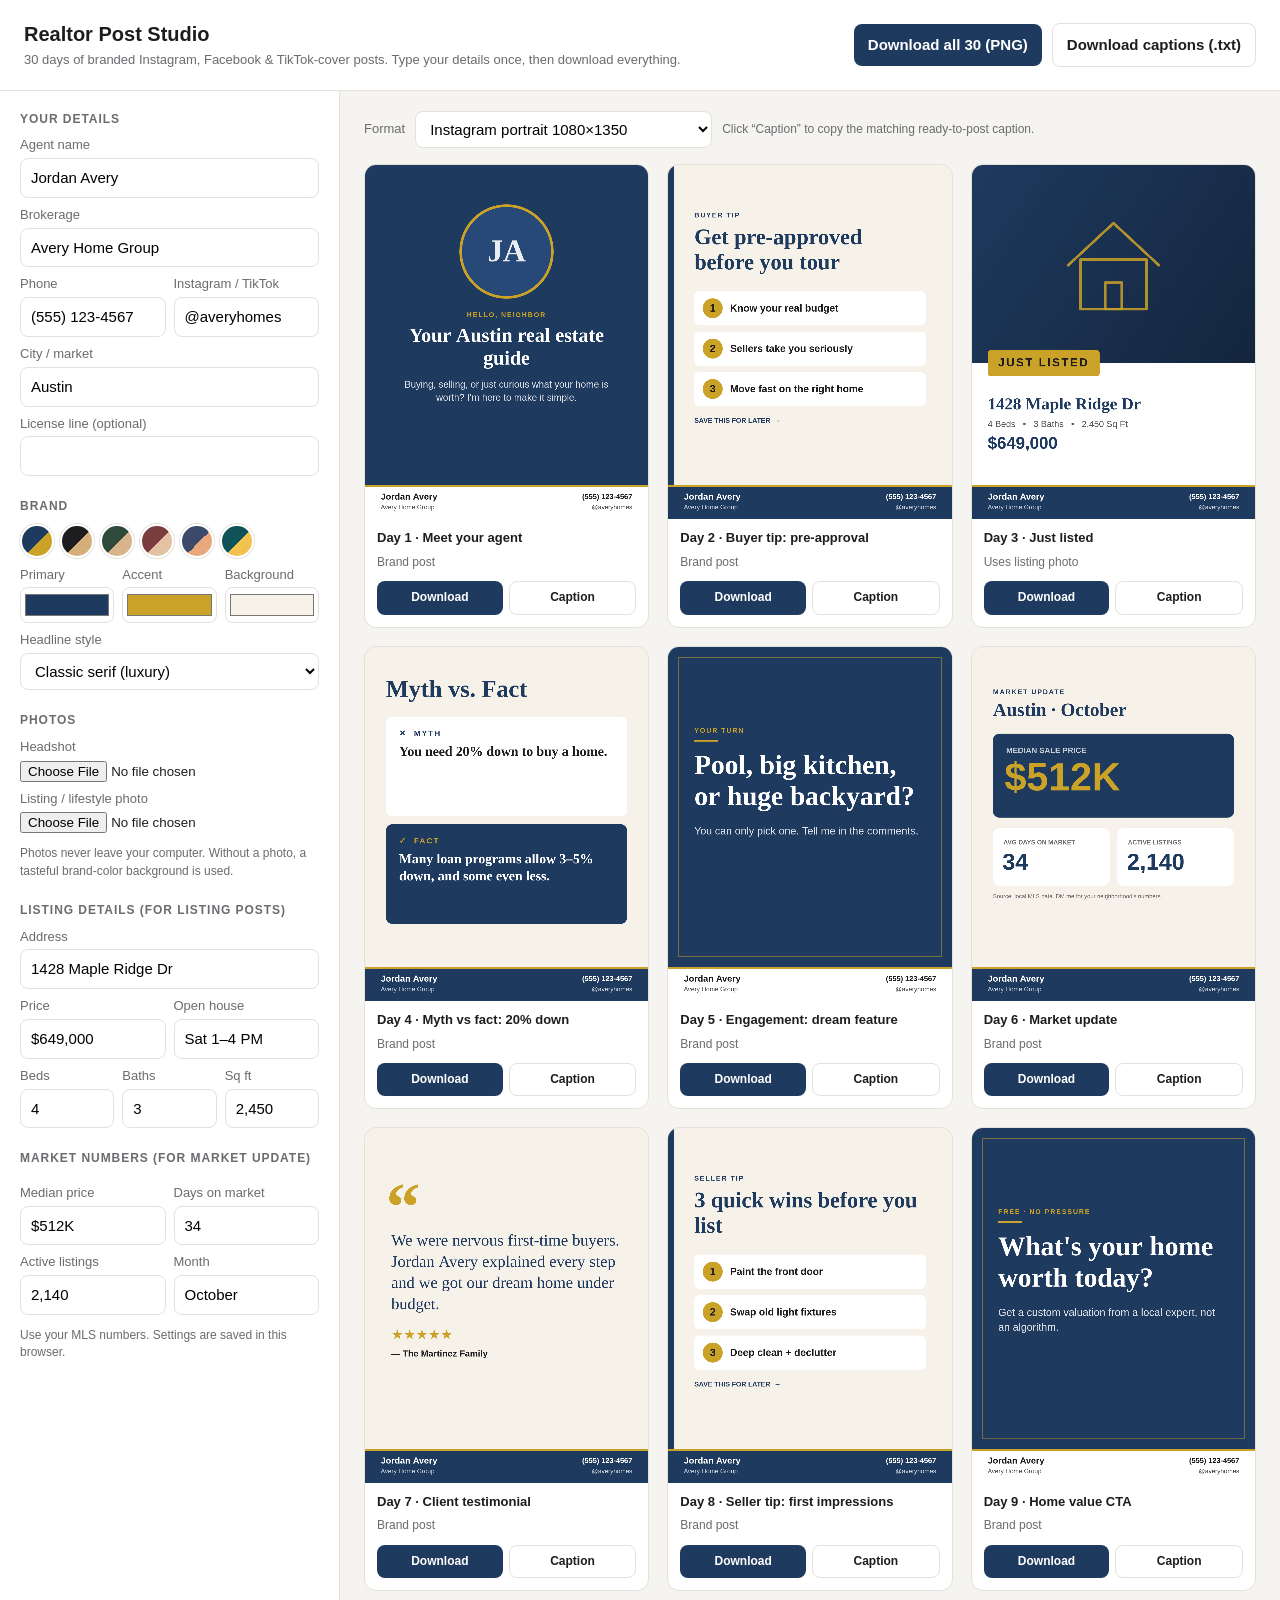
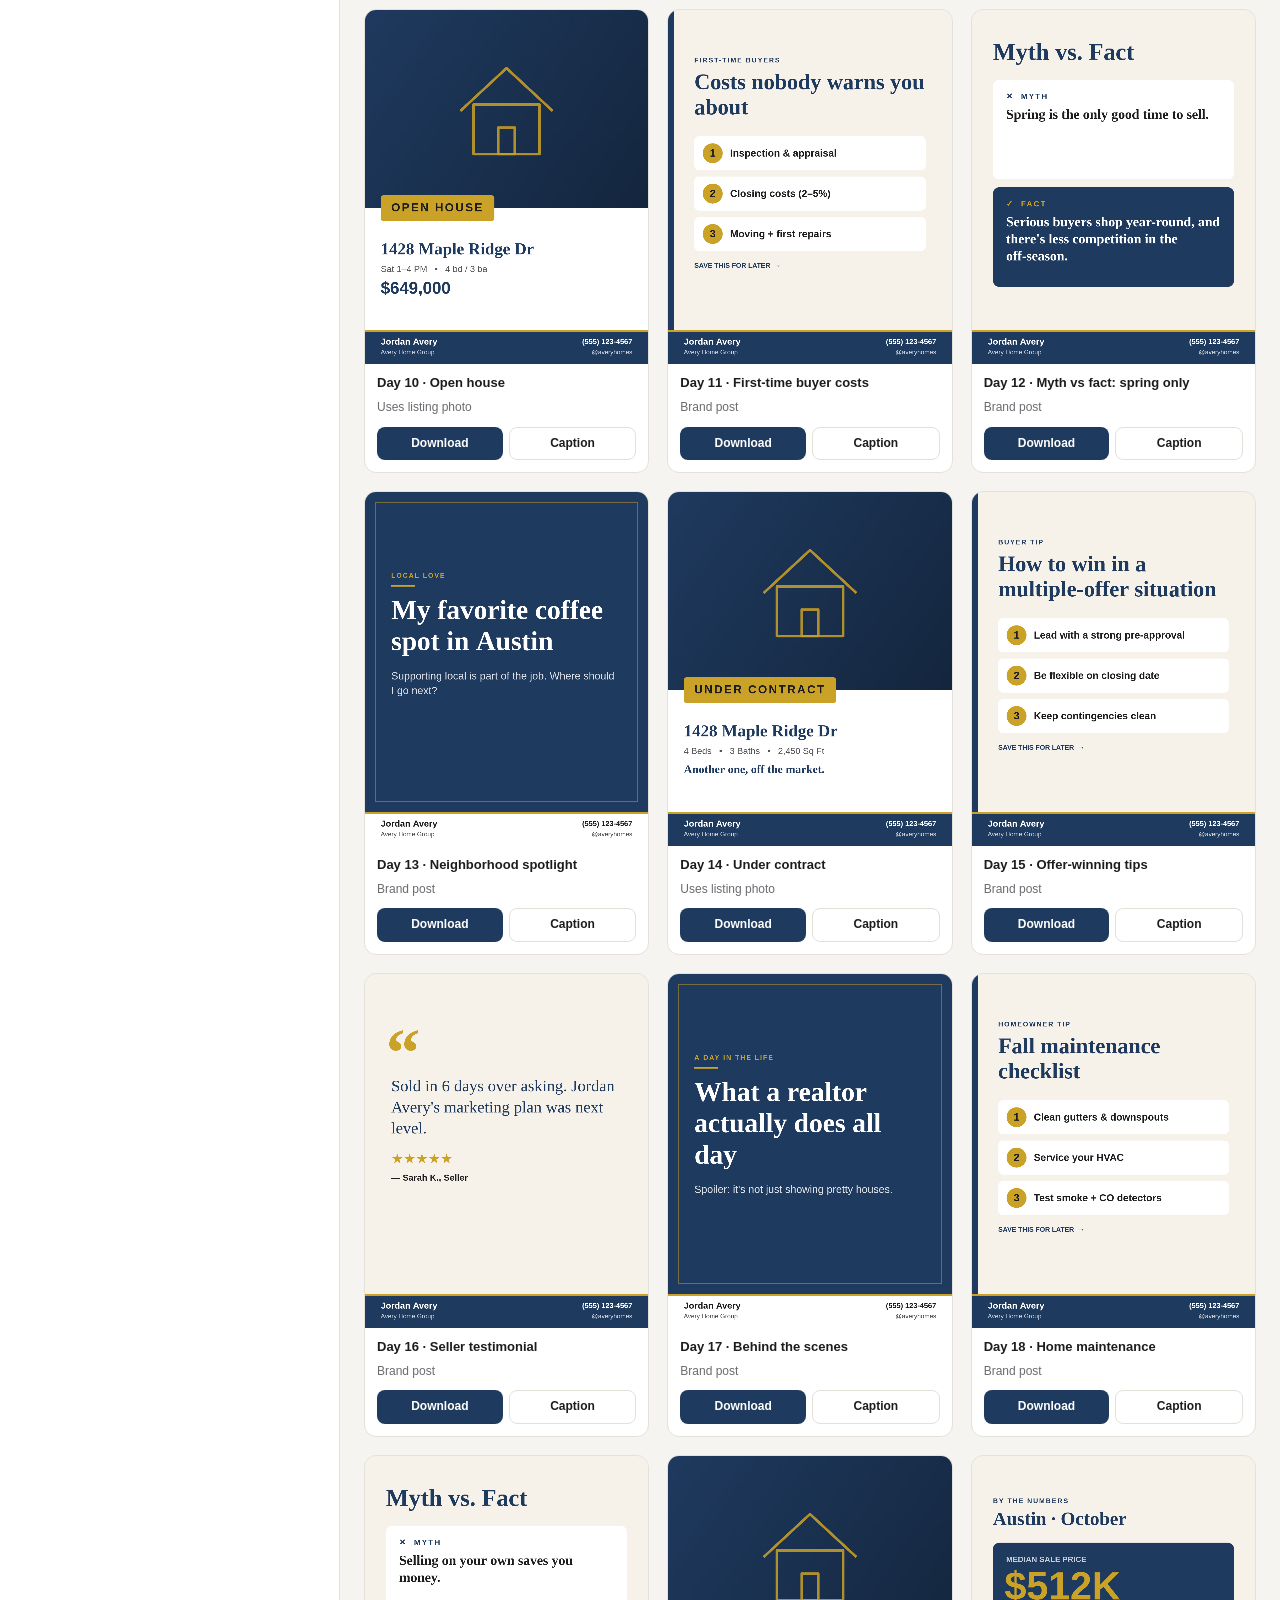
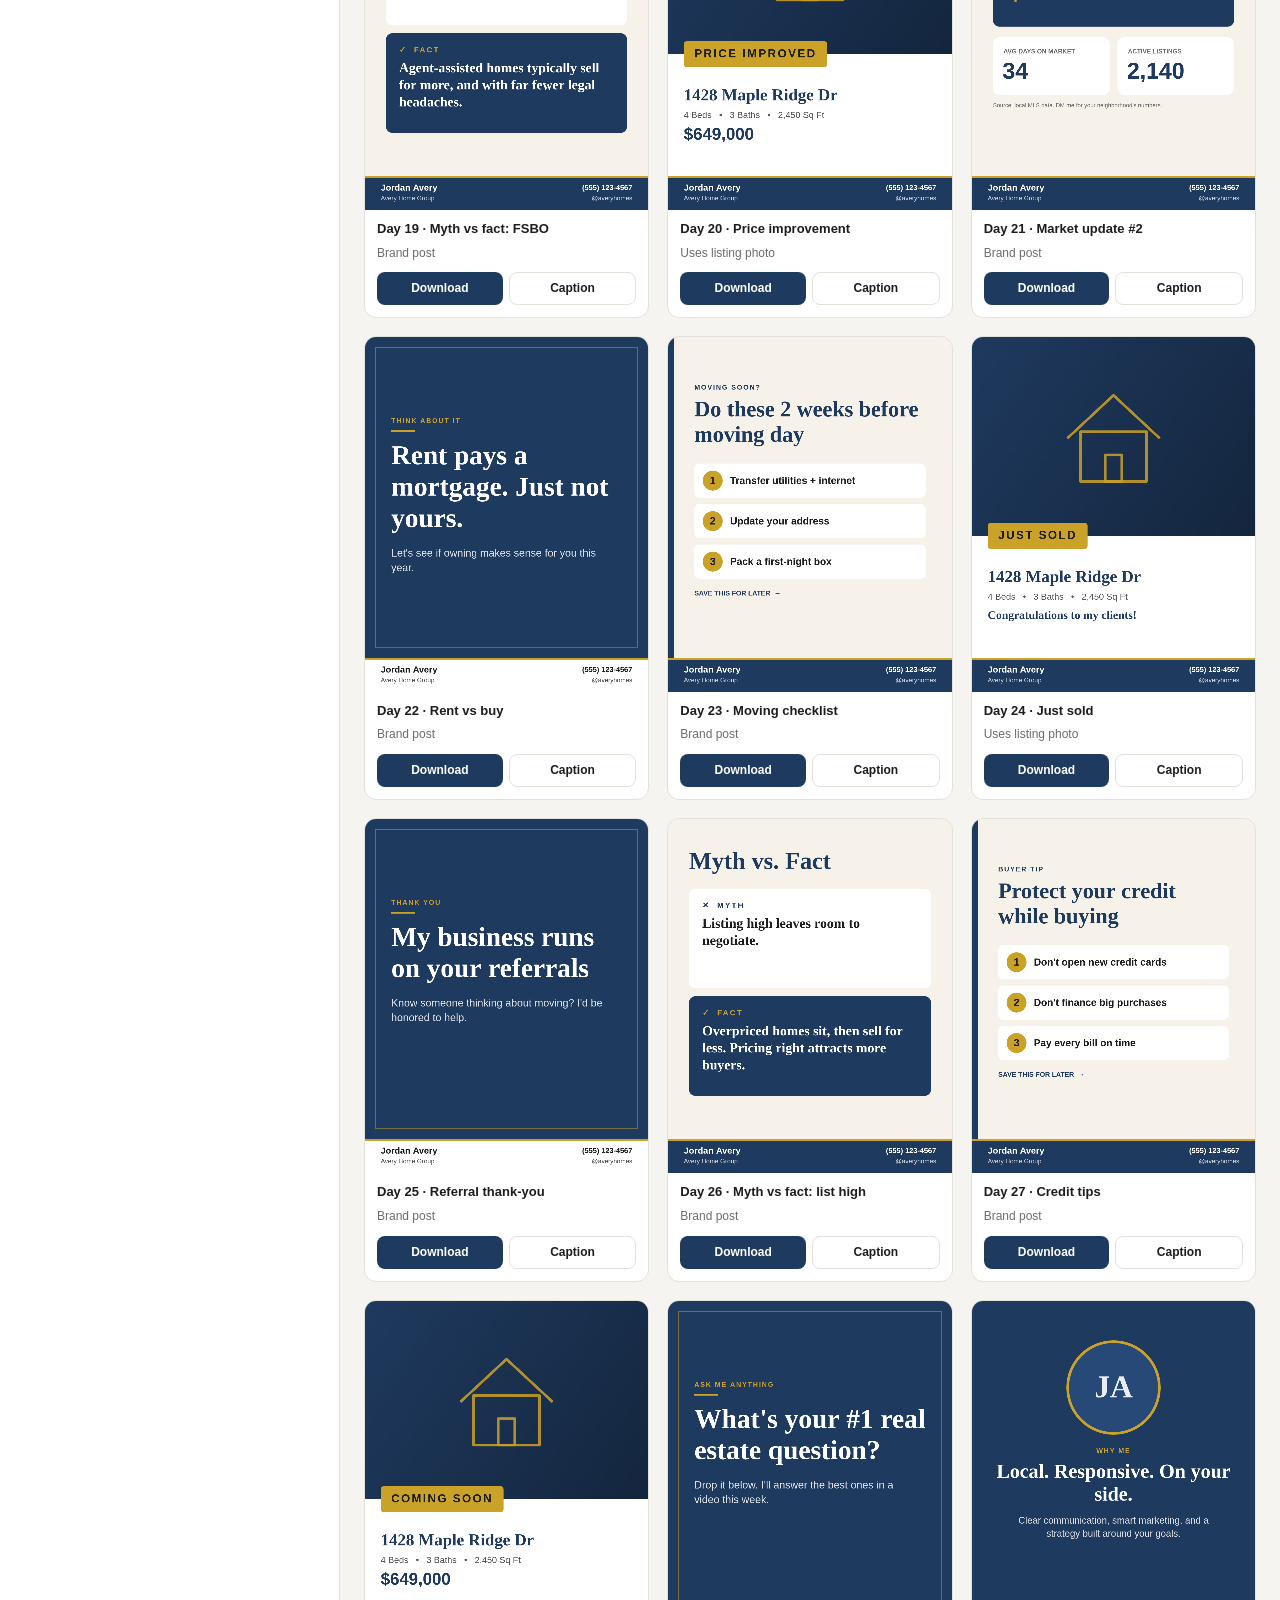
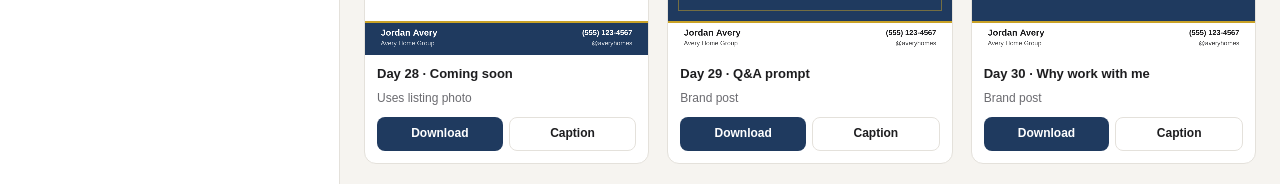
<file: realtor-kit/product/realtor-post-studio.html>
<!doctype html>
<html lang="en">
<head>
<meta charset="utf-8">
<meta name="viewport" content="width=device-width, initial-scale=1">
<title>Realtor Post Studio</title>
<style>
  :root {
    --bg: #f6f4f0; --panel: #ffffff; --ink: #1d1d1f; --muted: #6b6b70; --line: #e4e1db; --accent: #1f3a5f;
  }
  * { box-sizing: border-box; }
  body { margin: 0; font: 15px/1.45 -apple-system, "Segoe UI", Inter, Helvetica, Arial, sans-serif; background: var(--bg); color: var(--ink); }
  header { padding: 20px 24px; border-bottom: 1px solid var(--line); background: var(--panel); display: flex; gap: 16px; align-items: center; justify-content: space-between; flex-wrap: wrap; }
  header h1 { margin: 0; font-size: 20px; }
  header p { margin: 2px 0 0; color: var(--muted); font-size: 13px; }
  .wrap { display: grid; grid-template-columns: 340px 1fr; gap: 0; min-height: calc(100vh - 80px); }
  aside { background: var(--panel); border-right: 1px solid var(--line); padding: 20px; overflow-y: auto; }
  aside h2 { font-size: 12px; letter-spacing: .08em; text-transform: uppercase; color: var(--muted); margin: 22px 0 8px; }
  aside h2:first-child { margin-top: 0; }
  label { display: block; font-size: 13px; margin: 8px 0 3px; color: var(--muted); }
  input[type=text], select { width: 100%; padding: 8px 10px; border: 1px solid var(--line); border-radius: 8px; font: inherit; background: #fff; }
  .row { display: flex; gap: 8px; }
  .row > div { flex: 1; }
  input[type=color] { width: 100%; height: 36px; border: 1px solid var(--line); border-radius: 8px; padding: 2px; background: #fff; }
  .themes { display: flex; gap: 6px; flex-wrap: wrap; margin-top: 4px; }
  .themes button { width: 34px; height: 34px; border-radius: 50%; border: 2px solid #fff; box-shadow: 0 0 0 1px var(--line); cursor: pointer; }
  .btn { display: inline-block; padding: 10px 14px; border-radius: 8px; border: 0; background: var(--accent); color: #fff; font: inherit; font-weight: 600; cursor: pointer; }
  .btn.ghost { background: #fff; color: var(--ink); border: 1px solid var(--line); }
  main { padding: 20px 24px; }
  .toolbar { display: flex; gap: 10px; align-items: center; flex-wrap: wrap; margin-bottom: 16px; }
  .grid { display: grid; grid-template-columns: repeat(auto-fill, minmax(260px, 1fr)); gap: 18px; }
  .card { background: var(--panel); border: 1px solid var(--line); border-radius: 12px; overflow: hidden; display: flex; flex-direction: column; }
  .card canvas { width: 100%; height: auto; display: block; background: #ddd; }
  .card .meta { padding: 10px 12px; display: flex; flex-direction: column; gap: 6px; }
  .card .meta strong { font-size: 13px; }
  .card .meta span { font-size: 12px; color: var(--muted); }
  .card .actions { display: flex; gap: 6px; padding: 0 12px 12px; }
  .card .actions button { flex: 1; padding: 7px; font-size: 12px; }
  .hint { font-size: 12px; color: var(--muted); }
  .toast { position: fixed; bottom: 20px; left: 50%; transform: translateX(-50%); background: #1d1d1f; color: #fff; padding: 10px 16px; border-radius: 8px; font-size: 13px; opacity: 0; transition: opacity .2s; pointer-events: none; }
  .toast.show { opacity: 1; }
  @media (max-width: 820px) { .wrap { grid-template-columns: 1fr; } aside { border-right: 0; border-bottom: 1px solid var(--line); } }
</style>
</head>
<body>
<header>
  <div>
    <h1>Realtor Post Studio</h1>
    <p>30 days of branded Instagram, Facebook &amp; TikTok-cover posts. Type your details once, then download everything.</p>
  </div>
  <div class="toolbar" style="margin:0">
    <button class="btn" id="dlAll">Download all (PNG)</button>
    <button class="btn ghost" id="dlCaptions">Download captions (.txt)</button>
  </div>
</header>
<div class="wrap">
  <aside>
    <h2>Your details</h2>
    <label>Agent name</label><input type="text" id="agentName" value="Jordan Avery">
    <label>Brokerage</label><input type="text" id="brokerage" value="Avery Home Group">
    <div class="row">
      <div><label>Phone</label><input type="text" id="phone" value="(555) 123-4567"></div>
      <div><label>Instagram / TikTok</label><input type="text" id="handle" value="@averyhomes"></div>
    </div>
    <label>City / market</label><input type="text" id="city" value="Austin">
    <label>License line (optional)</label><input type="text" id="license" value="">

    <h2>Brand</h2>
    <div class="themes" id="themes"></div>
    <div class="row">
      <div><label>Primary</label><input type="color" id="c1" value="#1f3a5f"></div>
      <div><label>Accent</label><input type="color" id="c2" value="#c9a227"></div>
      <div><label>Background</label><input type="color" id="c3" value="#f6f1e9"></div>
    </div>
    <label>Headline style</label>
    <select id="fontPair">
      <option value="serif">Classic serif (luxury)</option>
      <option value="sans">Modern sans (clean)</option>
    </select>

    <h2>Photos</h2>
    <label>Headshot</label><input type="file" id="headshot" accept="image/*">
    <label>Listing / lifestyle photo</label><input type="file" id="listing" accept="image/*">
    <p class="hint">Photos never leave your computer. Without a photo, a tasteful brand-color background is used.</p>

    <h2>Listing details (for listing posts)</h2>
    <label>Address</label><input type="text" id="address" value="1428 Maple Ridge Dr">
    <div class="row">
      <div><label>Price</label><input type="text" id="price" value="$649,000"></div>
      <div><label>Open house</label><input type="text" id="openHouse" value="Sat 1–4 PM"></div>
    </div>
    <div class="row">
      <div><label>Beds</label><input type="text" id="beds" value="4"></div>
      <div><label>Baths</label><input type="text" id="baths" value="3"></div>
      <div><label>Sq ft</label><input type="text" id="sqft" value="2,450"></div>
    </div>

    <h2>Market numbers (for market update)</h2>
    <div class="row">
      <div><label>Median price</label><input type="text" id="mMedian" value="$512K"></div>
      <div><label>Days on market</label><input type="text" id="mDays" value="34"></div>
    </div>
    <div class="row">
      <div><label>Active listings</label><input type="text" id="mActive" value="2,140"></div>
      <div><label>Month</label><input type="text" id="mMonth" value="October"></div>
    </div>
    <p class="hint">Use your MLS numbers. Settings are saved in this browser.</p>
  </aside>
  <main>
    <div class="toolbar">
      <label style="margin:0">Format</label>
      <select id="format" style="width:auto">
        <option value="portrait">Instagram portrait 1080×1350</option>
        <option value="square">Square 1080×1080</option>
        <option value="story">Story / Reel / TikTok cover 1080×1920</option>
      </select>
      <span class="hint">Click “Caption” to copy the matching ready-to-post caption.</span>
    </div>
    <div class="grid" id="grid"></div>
  </main>
</div>
<div class="toast" id="toast"></div>

<script>
// ---------- Content: 30 days ----------
const POSTS = [
  { day: 1, layout: "agent", title: "Meet your agent", kicker: "HELLO, NEIGHBOR",
    head: "Your {city} real estate guide", body: "Buying, selling, or just curious what your home is worth? I'm here to make it simple.",
    caption: "Hi, I'm {name} 👋 I help families in {city} buy and sell with less stress and more confidence. Whether you're 6 months out or ready now, my DMs are open. Save this so you know who to call. 🏡" },
  { day: 2, layout: "tip", title: "Buyer tip: pre-approval", kicker: "BUYER TIP",
    head: "Get pre-approved before you tour", list: ["Know your real budget", "Sellers take you seriously", "Move fast on the right home"],
    caption: "Touring homes before you're pre-approved is like shopping without knowing your bank balance. 🔑 Pre-approval = real budget, stronger offers, faster closings. Want my list of trusted local lenders? Comment LENDER and I'll send it." },
  { day: 3, layout: "photo", badge: "JUST LISTED", title: "Just listed",
    caption: "✨ JUST LISTED ✨ {address} — {beds} bd | {baths} ba | {sqft} sq ft. Listed at {price}. This one won't last in {city}. DM me for a private showing or the full photo tour!" },
  { day: 4, layout: "myth", title: "Myth vs fact: 20% down", head: "Myth vs. Fact",
    myth: "You need 20% down to buy a home.", fact: "Many loan programs allow 3–5% down, and some even less.",
    caption: "Let's bust this one. 🚫 You do NOT always need 20% down. Plenty of buyers in {city} get in with 3–5% (or less with the right program). Ask your lender — or ask me who to call. Share this with someone who's been waiting." },
  { day: 5, layout: "bold", title: "Engagement: dream feature", kicker: "YOUR TURN",
    head: "Pool, big kitchen, or huge backyard?", body: "You can only pick one. Tell me in the comments.",
    caption: "Okay {city}, be honest… if you could only pick ONE: pool 🏊, chef's kitchen 🍳, or a huge backyard 🌳? Drop it in the comments!" },
  { day: 6, layout: "stat", title: "Market update", kicker: "MARKET UPDATE",
    caption: "📊 {month} {city} market snapshot: median price {median}, average {days} days on market, {active} active listings. What does this mean for YOU? Buyers have more choices; sellers need smart pricing. DM me MARKET for your neighborhood's numbers." },
  { day: 7, layout: "quote", title: "Client testimonial",
    quote: "We were nervous first-time buyers. {name} explained every step and we got our dream home under budget.", who: "The Martinez Family",
    caption: "Nothing makes my week like this. 🥹 Thank you for trusting me with such a huge milestone! If you're a first-time buyer in {city}, you don't have to figure it out alone." },
  { day: 8, layout: "tip", title: "Seller tip: first impressions", kicker: "SELLER TIP",
    head: "3 quick wins before you list", list: ["Paint the front door", "Swap old light fixtures", "Deep clean + declutter"],
    caption: "Selling soon? 🏠 You don't need a full remodel. These three low-cost updates make buyers fall in love online AND in person. Want my full pre-listing checklist? Comment CHECKLIST." },
  { day: 9, layout: "bold", title: "Home value CTA", kicker: "FREE · NO PRESSURE",
    head: "What's your home worth today?", body: "Get a custom valuation from a local expert, not an algorithm.",
    caption: "Online estimates can be off by tens of thousands. 😬 I'll send you a real, local home value report for free — no pressure, no obligation. DM me VALUE or tap the link in my bio." },
  { day: 10, layout: "photo", badge: "OPEN HOUSE", title: "Open house",
    caption: "🚪 OPEN HOUSE {openhouse} at {address}! {beds} bd | {baths} ba | {sqft} sq ft, listed at {price}. Come say hi, grab a cookie, and see it in person. Tag someone who's house hunting!" },
  { day: 11, layout: "tip", title: "First-time buyer costs", kicker: "FIRST-TIME BUYERS",
    head: "Costs nobody warns you about", list: ["Inspection & appraisal", "Closing costs (2–5%)", "Moving + first repairs"],
    caption: "Budgeting for a home is more than the down payment. 💸 Plan for inspection, appraisal, closing costs and move-in expenses so there are zero surprises. Save this for later!" },
  { day: 12, layout: "myth", title: "Myth vs fact: spring only", head: "Myth vs. Fact",
    myth: "Spring is the only good time to sell.", fact: "Serious buyers shop year-round, and there's less competition in the off-season.",
    caption: "Think you have to wait for spring? 🌷 Off-season buyers are often MORE serious, and you'll face fewer competing listings. Let's look at your timing together. DM me TIMING." },
  { day: 13, layout: "bold", title: "Neighborhood spotlight", kicker: "LOCAL LOVE",
    head: "My favorite coffee spot in {city}", body: "Supporting local is part of the job. Where should I go next?",
    caption: "☕ Local spotlight! Part of knowing a market is knowing the neighborhoods: the coffee, the parks, the Friday night spots. Drop your favorite local business below and I'll feature it!" },
  { day: 14, layout: "photo", badge: "UNDER CONTRACT", title: "Under contract",
    caption: "🎉 UNDER CONTRACT! {address} is officially spoken for. Proud of this team effort. Thinking about selling? Let's talk about what your home could do in today's market." },
  { day: 15, layout: "tip", title: "Offer-winning tips", kicker: "BUYER TIP",
    head: "How to win in a multiple-offer situation", list: ["Lead with a strong pre-approval", "Be flexible on closing date", "Keep contingencies clean"],
    caption: "Multiple offers? Here's how my buyers stand out without overpaying. 🏆 Price matters, but terms win deals. Want help building your offer strategy? Let's chat." },
  { day: 16, layout: "quote", title: "Seller testimonial",
    quote: "Sold in 6 days over asking. {name}'s marketing plan was next level.", who: "Sarah K., Seller",
    caption: "6 days. Over asking. Happy sellers. 🙌 Every home deserves a real marketing plan, not just a sign in the yard. Curious what I'd do for yours? DM me." },
  { day: 17, layout: "bold", title: "Behind the scenes", kicker: "A DAY IN THE LIFE",
    head: "What a realtor actually does all day", body: "Spoiler: it's not just showing pretty houses.",
    caption: "Showings are maybe 10% of the job. The rest? Negotiating, paperwork, problem-solving, inspections, and LOTS of phone calls. 😅 Want a full day-in-the-life? Comment YES." },
  { day: 18, layout: "tip", title: "Home maintenance", kicker: "HOMEOWNER TIP",
    head: "Fall maintenance checklist", list: ["Clean gutters & downspouts", "Service your HVAC", "Test smoke + CO detectors"],
    caption: "Protect your biggest investment. 🍂 These three quick tasks prevent expensive surprises later. Save this and share it with a new homeowner!" },
  { day: 19, layout: "myth", title: "Myth vs fact: FSBO", head: "Myth vs. Fact",
    myth: "Selling on your own saves you money.", fact: "Agent-assisted homes typically sell for more, and with far fewer legal headaches.",
    caption: "FSBO sounds like savings, until pricing, negotiating, and contracts get tricky. 📑 A good agent should earn their fee and then some. Ask me how I do that for my sellers." },
  { day: 20, layout: "photo", badge: "PRICE IMPROVED", title: "Price improvement",
    caption: "💥 PRICE IMPROVED! {address} is now {price}. {beds} bd | {baths} ba | {sqft} sq ft. This is your sign to book a showing. DM me today!" },
  { day: 21, layout: "stat", title: "Market update #2", kicker: "BY THE NUMBERS",
    caption: "Numbers don't lie. 📈 Here's where {city} stands this {month}. Rates and prices change fast, so if you've been on the fence, let's map out your best move. Comment MARKET." },
  { day: 22, layout: "bold", title: "Rent vs buy", kicker: "THINK ABOUT IT",
    head: "Rent pays a mortgage. Just not yours.", body: "Let's see if owning makes sense for you this year.",
    caption: "Every rent check builds equity… for your landlord. 🏦 Buying isn't right for everyone, but you should know your options. I'll run the numbers with you for free. DM me RENT." },
  { day: 23, layout: "tip", title: "Moving checklist", kicker: "MOVING SOON?",
    head: "Do these 2 weeks before moving day", list: ["Transfer utilities + internet", "Update your address", "Pack a first-night box"],
    caption: "Moving day stress is real. 📦 Knock these out two weeks early and thank yourself later. What's the ONE thing you always forget when moving?" },
  { day: 24, layout: "photo", badge: "JUST SOLD", title: "Just sold",
    caption: "🔑 SOLD! Congratulations to my clients on closing {address}! Another happy chapter starts in {city}. Want to be my next success story? Let's talk." },
  { day: 25, layout: "bold", title: "Referral thank-you", kicker: "THANK YOU",
    head: "My business runs on your referrals", body: "Know someone thinking about moving? I'd be honored to help.",
    caption: "The biggest compliment you can give me is introducing me to a friend. 🙏 If you know anyone thinking of buying or selling in {city}, I promise to take great care of them." },
  { day: 26, layout: "myth", title: "Myth vs fact: list high", head: "Myth vs. Fact",
    myth: "Listing high leaves room to negotiate.", fact: "Overpriced homes sit, then sell for less. Pricing right attracts more buyers.",
    caption: "The fastest way to lose money as a seller? Overpricing. ⏳ The right price creates urgency and competition. Let me show you the data for your street." },
  { day: 27, layout: "tip", title: "Credit tips", kicker: "BUYER TIP",
    head: "Protect your credit while buying", list: ["Don't open new credit cards", "Don't finance big purchases", "Pay every bill on time"],
    caption: "Under contract? Hands OFF the new car and furniture financing! 🚗🛋️ Big credit changes can derail your loan at the finish line. Share this with someone buying soon." },
  { day: 28, layout: "photo", badge: "COMING SOON", title: "Coming soon",
    caption: "👀 COMING SOON in {city}! {beds} bd | {baths} ba | {sqft} sq ft. Want early access before it hits the market? DM me SOON and you'll be first to know." },
  { day: 29, layout: "bold", title: "Q&A prompt", kicker: "ASK ME ANYTHING",
    head: "What's your #1 real estate question?", body: "Drop it below. I'll answer the best ones in a video this week.",
    caption: "No question is too basic. 🙋 Drop your real estate question in the comments and I'll answer the top ones in a video this week!" },
  { day: 30, layout: "agent", title: "Why work with me", kicker: "WHY ME",
    head: "Local. Responsive. On your side.", body: "Clear communication, smart marketing, and a strategy built around your goals.",
    caption: "30 days of tips later… let's make your move happen. 🏡 If you're buying or selling in {city} in the next 12 months, I'd love to help. Call {phone} or DM me anytime." }
];
const HASHTAGS = "#realestate #realtor #{cityTag}realestate #{cityTag}realtor #homesforsale #justlisted #firsttimehomebuyer #househunting #realestateagent #dreamhome";

const THEMES = [
  ["#1f3a5f", "#c9a227", "#f6f1e9"], // navy & gold
  ["#1d1d1f", "#d4af7a", "#f4f1ec"], // black & champagne
  ["#2f4a3a", "#d8b48a", "#f3efe6"], // forest & sand
  ["#7a3e3e", "#e2c2a2", "#f8f2ec"], // terracotta
  ["#3b4a6b", "#e8a87c", "#f5f3f0"], // slate & peach
  ["#0f5257", "#f2c14e", "#f2f7f5"], // teal & sun
];

// ---------- State ----------
const ids = ["agentName","brokerage","phone","handle","city","license","c1","c2","c3","fontPair","address","price","openHouse","beds","baths","sqft","mMedian","mDays","mActive","mMonth","format"];
const $ = id => document.getElementById(id);
const imgs = { headshot: null, listing: null };
try {
  const saved = JSON.parse(localStorage.getItem("rps-settings") || "{}");
  ids.forEach(k => { if (saved[k] != null && $(k)) $(k).value = saved[k]; });
} catch (e) {}
function S() { const o = {}; ids.forEach(k => o[k] = $(k).value); return o; }
function save() { try { localStorage.setItem("rps-settings", JSON.stringify(S())); } catch (e) {} }
function fill(t, s) {
  return String(t || "")
    .replaceAll("{name}", s.agentName).replaceAll("{city}", s.city).replaceAll("{address}", s.address)
    .replaceAll("{price}", s.price).replaceAll("{beds}", s.beds).replaceAll("{baths}", s.baths).replaceAll("{sqft}", s.sqft)
    .replaceAll("{openhouse}", s.openHouse).replaceAll("{phone}", s.phone).replaceAll("{month}", s.mMonth)
    .replaceAll("{median}", s.mMedian).replaceAll("{days}", s.mDays).replaceAll("{active}", s.mActive);
}
function caption(p, s) {
  const tag = s.city.toLowerCase().replace(/[^a-z0-9]/g, "");
  return fill(p.caption, s) + "\n\n" + HASHTAGS.replaceAll("{cityTag}", tag);
}

// ---------- Drawing helpers ----------
const SIZES = { portrait: [1080, 1350], square: [1080, 1080], story: [1080, 1920] };
function fonts(s) {
  return s.fontPair === "serif"
    ? { head: 'Georgia, "Times New Roman", "DejaVu Serif", serif', body: 'Inter, "Helvetica Neue", Arial, sans-serif' }
    : { head: 'Inter, "Helvetica Neue", Arial, sans-serif', body: 'Inter, "Helvetica Neue", Arial, sans-serif' };
}
function wrap(ctx, text, maxW) {
  const words = text.split(/\s+/); const lines = []; let line = "";
  for (const w of words) {
    const test = line ? line + " " + w : w;
    if (ctx.measureText(test).width > maxW && line) { lines.push(line); line = w; } else line = test;
  }
  if (line) lines.push(line);
  return lines;
}
// Draws text that shrinks until it fits within maxLines; returns the bottom y.
function textBlock(ctx, text, x, y, maxW, size, opts = {}) {
  const { font, weight = "700", color = "#000", lh = 1.15, maxLines = 4, align = "left", minSize = 28 } = opts;
  let lines;
  for (;;) {
    ctx.font = `${weight} ${size}px ${font}`;
    lines = wrap(ctx, text, maxW);
    if (lines.length <= maxLines || size <= minSize) break;
    size -= 4;
  }
  ctx.fillStyle = color; ctx.textAlign = align; ctx.textBaseline = "top";
  const ax = align === "center" ? x + maxW / 2 : x;
  lines.forEach((l, i) => ctx.fillText(l, ax, y + i * size * lh));
  ctx.textAlign = "left";
  return y + lines.length * size * lh;
}
function cover(ctx, img, x, y, w, h) {
  const r = Math.max(w / img.width, h / img.height);
  const iw = img.width * r, ih = img.height * r;
  ctx.save(); ctx.beginPath(); ctx.rect(x, y, w, h); ctx.clip();
  ctx.drawImage(img, x + (w - iw) / 2, y + (h - ih) / 2, iw, ih); ctx.restore();
}
function placeholderPhoto(ctx, x, y, w, h, s) {
  const g = ctx.createLinearGradient(x, y, x + w, y + h);
  g.addColorStop(0, s.c1); g.addColorStop(1, shade(s.c1, 0.35));
  ctx.fillStyle = g; ctx.fillRect(x, y, w, h);
  // simple house line-art
  ctx.save(); ctx.strokeStyle = hexA(s.c2, 0.85); ctx.lineWidth = 10; ctx.lineJoin = "round";
  const cx = x + w / 2, cy = y + h / 2 + 20, u = Math.min(w, h) / 6;
  ctx.beginPath(); ctx.moveTo(cx - u * 1.4, cy - u * 0.1); ctx.lineTo(cx, cy - u * 1.4); ctx.lineTo(cx + u * 1.4, cy - u * 0.1); ctx.stroke();
  ctx.strokeRect(cx - u, cy - u * 0.3, u * 2, u * 1.5);
  ctx.strokeRect(cx - u * 0.25, cy + u * 0.4, u * 0.5, u * 0.8);
  ctx.restore();
}
function rrect(ctx, x, y, w, h, r) { ctx.beginPath(); ctx.roundRect(x, y, w, h, r); }
function hexA(hex, a) { const n = parseInt(hex.slice(1), 16); return `rgba(${n >> 16},${(n >> 8) & 255},${n & 255},${a})`; }
function shade(hex, amt) {
  const n = parseInt(hex.slice(1), 16); const f = c => Math.max(0, Math.min(255, Math.round(c * (1 - amt))));
  return "#" + [f(n >> 16), f((n >> 8) & 255), f(n & 255)].map(v => v.toString(16).padStart(2, "0")).join("");
}
function lum(hex) { const n = parseInt(hex.slice(1), 16); return (0.299 * (n >> 16) + 0.587 * ((n >> 8) & 255) + 0.114 * (n & 255)) / 255; }
function onColor(hex) { return lum(hex) > 0.6 ? "#1d1d1f" : "#ffffff"; }

function footer(ctx, W, H, s, F, dark) {
  const fh = 130, y = H - fh;
  ctx.fillStyle = dark ? s.c1 : "#ffffff"; ctx.fillRect(0, y, W, fh);
  ctx.fillStyle = s.c2; ctx.fillRect(0, y, W, 8);
  const ink = dark ? onColor(s.c1) : "#1d1d1f";
  let x = 60;
  if (imgs.headshot) {
    ctx.save(); ctx.beginPath(); ctx.arc(x + 40, y + 69, 40, 0, Math.PI * 2); ctx.clip();
    cover(ctx, imgs.headshot, x, y + 29, 80, 80); ctx.restore(); x += 104;
  }
  ctx.fillStyle = ink; ctx.textBaseline = "top";
  ctx.font = `700 34px ${F.body}`; ctx.fillText(s.agentName, x, y + 30);
  ctx.font = `400 24px ${F.body}`; ctx.globalAlpha = 0.8;
  ctx.fillText([s.brokerage, s.license].filter(Boolean).join(" · "), x, y + 74); ctx.globalAlpha = 1;
  ctx.textAlign = "right";
  ctx.font = `700 28px ${F.body}`; ctx.fillText(s.phone, W - 60, y + 32);
  ctx.font = `400 24px ${F.body}`; ctx.globalAlpha = 0.8; ctx.fillText(s.handle, W - 60, y + 74);
  ctx.globalAlpha = 1; ctx.textAlign = "left";
  return y;
}
function kicker(ctx, text, x, y, s, F, color) {
  ctx.font = `700 26px ${F.body}`;
  ctx.fillStyle = color || s.c2; ctx.textBaseline = "top";
  ctx.letterSpacing = "4px"; ctx.fillText(text, x, y); ctx.letterSpacing = "0px";
  return y + 48;
}

// ---------- Layouts ----------
const LAYOUTS = {
  photo(ctx, W, H, p, s, F) {
    ctx.fillStyle = "#fff"; ctx.fillRect(0, 0, W, H);
    const ph = Math.round(H * 0.56);
    imgs.listing ? cover(ctx, imgs.listing, 0, 0, W, ph) : placeholderPhoto(ctx, 0, 0, W, ph, s);
    // badge
    ctx.font = `800 44px ${F.body}`; ctx.letterSpacing = "6px";
    const bw = ctx.measureText(p.badge).width + 80;
    ctx.fillStyle = s.c2; rrect(ctx, 60, ph - 50, bw, 100, 12); ctx.fill();
    ctx.fillStyle = onColor(s.c2); ctx.textBaseline = "middle"; ctx.fillText(p.badge, 100, ph); ctx.letterSpacing = "0px";
    const fy = footer(ctx, W, H, s, F, true);
    const room = fy - (ph + 50);
    let y = ph + 50 + Math.max(30, (room - 260) / 2);
    y = textBlock(ctx, s.address, 60, y, W - 120, 64, { font: F.head, color: s.c1, maxLines: 2 });
    ctx.font = `500 34px ${F.body}`; ctx.fillStyle = "#55555a"; ctx.textBaseline = "top";
    const det = `${s.beds} Beds   •   ${s.baths} Baths   •   ${s.sqft} Sq Ft`;
    ctx.fillText(p.badge === "OPEN HOUSE" ? `${s.openHouse}   •   ${s.beds} bd / ${s.baths} ba` : det, 60, y + 16);
    if (p.badge !== "JUST SOLD" && p.badge !== "UNDER CONTRACT") {
      ctx.font = `800 64px ${F.body}`; ctx.fillStyle = s.c1; ctx.fillText(s.price, 60, y + 76);
    } else {
      ctx.font = `700 44px ${F.head}`; ctx.fillStyle = s.c1; ctx.fillText(p.badge === "JUST SOLD" ? "Congratulations to my clients!" : "Another one, off the market.", 60, y + 82);
    }
  },
  bold(ctx, W, H, p, s, F) {
    ctx.fillStyle = s.c1; ctx.fillRect(0, 0, W, H);
    ctx.strokeStyle = hexA(s.c2, 0.5); ctx.lineWidth = 3; ctx.strokeRect(40, 40, W - 80, H - 210);
    const fy = footer(ctx, W, H, s, F, false);
    const ink = onColor(s.c1);
    const top = (fy - 40) * 0.26;
    let y = kicker(ctx, p.kicker, 100, top, s, F);
    ctx.fillStyle = s.c2; ctx.fillRect(100, y, 90, 6); y += 50;
    y = textBlock(ctx, fill(p.head, s), 100, y, W - 200, 104, { font: F.head, color: ink, maxLines: 4 });
    textBlock(ctx, fill(p.body, s), 100, y + 40, W - 220, 40, { font: F.body, weight: "400", color: hexA(ink === "#ffffff" ? "#ffffff" : "#1d1d1f", 0.85), lh: 1.4, maxLines: 4 });
  },
  tip(ctx, W, H, p, s, F) {
    ctx.fillStyle = s.c3; ctx.fillRect(0, 0, W, H);
    ctx.fillStyle = s.c1; ctx.fillRect(0, 0, 24, H);
    const fy = footer(ctx, W, H, s, F, true);
    let y = Math.max(90, (fy - 860) / 2);
    y = kicker(ctx, p.kicker, 100, y, s, F, s.c1);
    y = textBlock(ctx, fill(p.head, s), 100, y + 10, W - 200, 84, { font: F.head, color: s.c1, maxLines: 3 }) + 50;
    p.list.forEach((item, i) => {
      ctx.fillStyle = "#fff"; rrect(ctx, 100, y, W - 200, 130, 18); ctx.fill();
      ctx.fillStyle = s.c2; ctx.beginPath(); ctx.arc(170, y + 65, 38, 0, Math.PI * 2); ctx.fill();
      ctx.fillStyle = onColor(s.c2); ctx.font = `800 40px ${F.body}`; ctx.textAlign = "center"; ctx.textBaseline = "middle";
      ctx.fillText(String(i + 1), 170, y + 67); ctx.textAlign = "left";
      ctx.fillStyle = "#1d1d1f"; ctx.font = `600 38px ${F.body}`; ctx.fillText(item, 236, y + 67);
      y += 154;
    });
    ctx.font = `600 26px ${F.body}`; ctx.fillStyle = s.c1; ctx.textBaseline = "top";
    ctx.fillText("SAVE THIS FOR LATER  →", 100, y + 20);
  },
  stat(ctx, W, H, p, s, F) {
    ctx.fillStyle = s.c3; ctx.fillRect(0, 0, W, H);
    const fy = footer(ctx, W, H, s, F, true);
    let y = Math.max(80, (fy - 900) / 2);
    y = kicker(ctx, p.kicker, 80, y, s, F, s.c1);
    y = textBlock(ctx, `${s.city} · ${s.mMonth}`, 80, y, W - 160, 72, { font: F.head, color: s.c1, maxLines: 2 }) + 40;
    ctx.fillStyle = s.c1; rrect(ctx, 80, y, W - 160, 320, 24); ctx.fill();
    ctx.fillStyle = hexA(onColor(s.c1), 0.75); ctx.font = `600 30px ${F.body}`; ctx.textBaseline = "top";
    ctx.fillText("MEDIAN SALE PRICE", 130, y + 50);
    ctx.fillStyle = s.c2; ctx.font = `800 150px ${F.body}`; ctx.fillText(s.mMedian, 124, y + 100);
    y += 360;
    const cw = (W - 160 - 30) / 2;
    [["AVG DAYS ON MARKET", s.mDays], ["ACTIVE LISTINGS", s.mActive]].forEach(([l, v], i) => {
      const x = 80 + i * (cw + 30);
      ctx.fillStyle = "#fff"; rrect(ctx, x, y, cw, 220, 24); ctx.fill();
      ctx.fillStyle = "#6b6b70"; ctx.font = `600 24px ${F.body}`; ctx.fillText(l, x + 40, y + 44);
      ctx.fillStyle = s.c1; ctx.font = `800 88px ${F.body}`; ctx.fillText(v, x + 36, y + 90);
    });
    ctx.fillStyle = "#6b6b70"; ctx.font = `400 22px ${F.body}`;
    ctx.fillText("Source: local MLS data. DM me for your neighborhood’s numbers.", 80, y + 250);
  },
  quote(ctx, W, H, p, s, F) {
    ctx.fillStyle = s.c3; ctx.fillRect(0, 0, W, H);
    const fy = footer(ctx, W, H, s, F, true);
    let y = Math.max(90, (fy - 760) / 2);
    ctx.fillStyle = s.c2; ctx.font = `700 260px Georgia, serif`; ctx.textBaseline = "top"; ctx.fillText("“", 80, y - 40);
    y += 170;
    y = textBlock(ctx, fill(p.quote, s), 100, y, W - 200, 62, { font: F.head, weight: "400", color: s.c1, lh: 1.3, maxLines: 6 }) + 40;
    ctx.fillStyle = s.c2; ctx.font = `400 52px ${F.body}`; ctx.fillText("★★★★★", 100, y);
    ctx.fillStyle = "#1d1d1f"; ctx.font = `700 34px ${F.body}`; ctx.fillText("— " + p.who, 100, y + 80);
  },
  myth(ctx, W, H, p, s, F) {
    ctx.fillStyle = s.c3; ctx.fillRect(0, 0, W, H);
    const fy = footer(ctx, W, H, s, F, true);
    let y = Math.max(70, (fy - 980) / 2);
    y = textBlock(ctx, p.head, 80, y, W - 160, 92, { font: F.head, color: s.c1, maxLines: 1 }) + 40;
    const box = (label, text, bg, ink, by) => {
      ctx.fillStyle = bg; rrect(ctx, 80, by, W - 160, 380, 24); ctx.fill();
      ctx.font = `800 30px ${F.body}`; ctx.fillStyle = ink === "#ffffff" ? s.c2 : s.c1; ctx.letterSpacing = "5px";
      ctx.textBaseline = "top"; ctx.fillText(label, 130, by + 50); ctx.letterSpacing = "0px";
      textBlock(ctx, fill(text, s), 130, by + 110, W - 260, 52, { font: F.head, weight: "600", color: ink, lh: 1.25, maxLines: 4 });
    };
    box("✕  MYTH", p.myth, "#ffffff", "#1d1d1f", y);
    box("✓  FACT", p.fact, s.c1, onColor(s.c1), y + 410);
  },
  agent(ctx, W, H, p, s, F) {
    ctx.fillStyle = s.c1; ctx.fillRect(0, 0, W, H);
    const fy = footer(ctx, W, H, s, F, false);
    const ink = onColor(s.c1);
    let y = Math.max(80, (fy - 900) / 2);
    const r = 170, cx = W / 2;
    ctx.fillStyle = s.c2; ctx.beginPath(); ctx.arc(cx, y + r, r + 10, 0, Math.PI * 2); ctx.fill();
    ctx.save(); ctx.beginPath(); ctx.arc(cx, y + r, r, 0, Math.PI * 2); ctx.clip();
    if (imgs.headshot) cover(ctx, imgs.headshot, cx - r, y, r * 2, r * 2);
    else { ctx.fillStyle = shade(s.c1, -0.25); ctx.fillRect(cx - r, y, r * 2, r * 2);
      ctx.fillStyle = hexA(ink, 0.9); ctx.font = `700 120px ${F.head}`; ctx.textAlign = "center"; ctx.textBaseline = "middle";
      ctx.fillText(s.agentName.split(" ").map(w => w[0]).join("").slice(0, 2), cx, y + r + 6); ctx.textAlign = "left"; }
    ctx.restore();
    y += r * 2 + 60;
    ctx.font = `700 26px ${F.body}`; ctx.fillStyle = s.c2; ctx.textAlign = "center"; ctx.textBaseline = "top";
    ctx.letterSpacing = "4px"; ctx.fillText(p.kicker, cx, y); ctx.letterSpacing = "0px"; ctx.textAlign = "left";
    y = textBlock(ctx, fill(p.head, s), 90, y + 56, W - 180, 76, { font: F.head, color: ink, maxLines: 3, align: "center" });
    textBlock(ctx, fill(p.body, s), 120, y + 30, W - 240, 36, { font: F.body, weight: "400", color: hexA(ink, 0.85), lh: 1.4, maxLines: 4, align: "center" });
  }
};

function render(canvas, p, s) {
  const [W, H] = SIZES[s.format];
  canvas.width = W; canvas.height = H;
  const ctx = canvas.getContext("2d");
  LAYOUTS[p.layout](ctx, W, H, p, s, fonts(s));
}

// ---------- UI ----------
const grid = $("grid"); const canvases = [];
POSTS.forEach((p, i) => {
  const card = document.createElement("div"); card.className = "card";
  const c = document.createElement("canvas"); canvases.push(c);
  card.innerHTML = `<div class="meta"><strong>Day ${p.day} · ${p.title}</strong><span>${p.layout === "photo" ? "Uses listing photo" : "Brand post"}</span></div>`;
  card.prepend(c);
  const actions = document.createElement("div"); actions.className = "actions";
  const dl = document.createElement("button"); dl.className = "btn"; dl.textContent = "Download";
  dl.onclick = () => download(c, p);
  const cp = document.createElement("button"); cp.className = "btn ghost"; cp.textContent = "Caption";
  cp.onclick = () => copyText(caption(p, S()));
  actions.append(dl, cp); card.append(actions); grid.append(card);
});
function drawAll() { const s = S(); POSTS.forEach((p, i) => render(canvases[i], p, s)); save(); }
function fileName(p) { return `day-${String(p.day).padStart(2, "0")}-${p.title.toLowerCase().replace(/[^a-z0-9]+/g, "-")}.png`; }
function download(c, p) {
  return new Promise(res => c.toBlob(b => {
    const a = document.createElement("a"); a.href = URL.createObjectURL(b); a.download = fileName(p); a.click();
    setTimeout(() => { URL.revokeObjectURL(a.href); res(); }, 300);
  }, "image/png"));
}
async function copyText(t) {
  try { await navigator.clipboard.writeText(t); toast("Caption copied"); }
  catch (e) { prompt("Copy your caption:", t); }
}
function toast(m) { const t = $("toast"); t.textContent = m; t.classList.add("show"); setTimeout(() => t.classList.remove("show"), 1600); }
$("dlAll").onclick = async () => { for (let i = 0; i < POSTS.length; i++) await download(canvases[i], POSTS[i]); toast(`${POSTS.length} posts downloaded`); };
$("dlAll").textContent = `Download all ${POSTS.length} (PNG)`;
$("dlCaptions").onclick = () => {
  const s = S();
  const txt = POSTS.map(p => `DAY ${p.day} — ${p.title.toUpperCase()}\n${caption(p, s)}\n`).join("\n------------------------------\n\n");
  const a = document.createElement("a"); a.href = URL.createObjectURL(new Blob([txt], { type: "text/plain" }));
  a.download = `${document.title.toLowerCase().replace(/[^a-z0-9]+/g, "-")}-captions.txt`; a.click();
};
THEMES.forEach(t => {
  const b = document.createElement("button"); b.style.background = `linear-gradient(135deg, ${t[0]} 55%, ${t[1]} 55%)`;
  b.title = "Apply theme"; b.onclick = () => { $("c1").value = t[0]; $("c2").value = t[1]; $("c3").value = t[2]; drawAll(); };
  $("themes").append(b);
});
function loadImg(input, key) {
  input.onchange = () => {
    const f = input.files[0]; if (!f) return;
    const img = new Image(); img.onload = () => { imgs[key] = img; drawAll(); }; img.src = URL.createObjectURL(f);
  };
}
loadImg($("headshot"), "headshot"); loadImg($("listing"), "listing");
ids.forEach(k => $(k).addEventListener("input", drawAll));
document.fonts && document.fonts.ready ? document.fonts.ready.then(drawAll) : drawAll();
drawAll();
// Hooks for automated preview rendering
window.__rps = { POSTS, canvases, drawAll, imgs, S, caption };
</script>
</body>
</html>
</file>
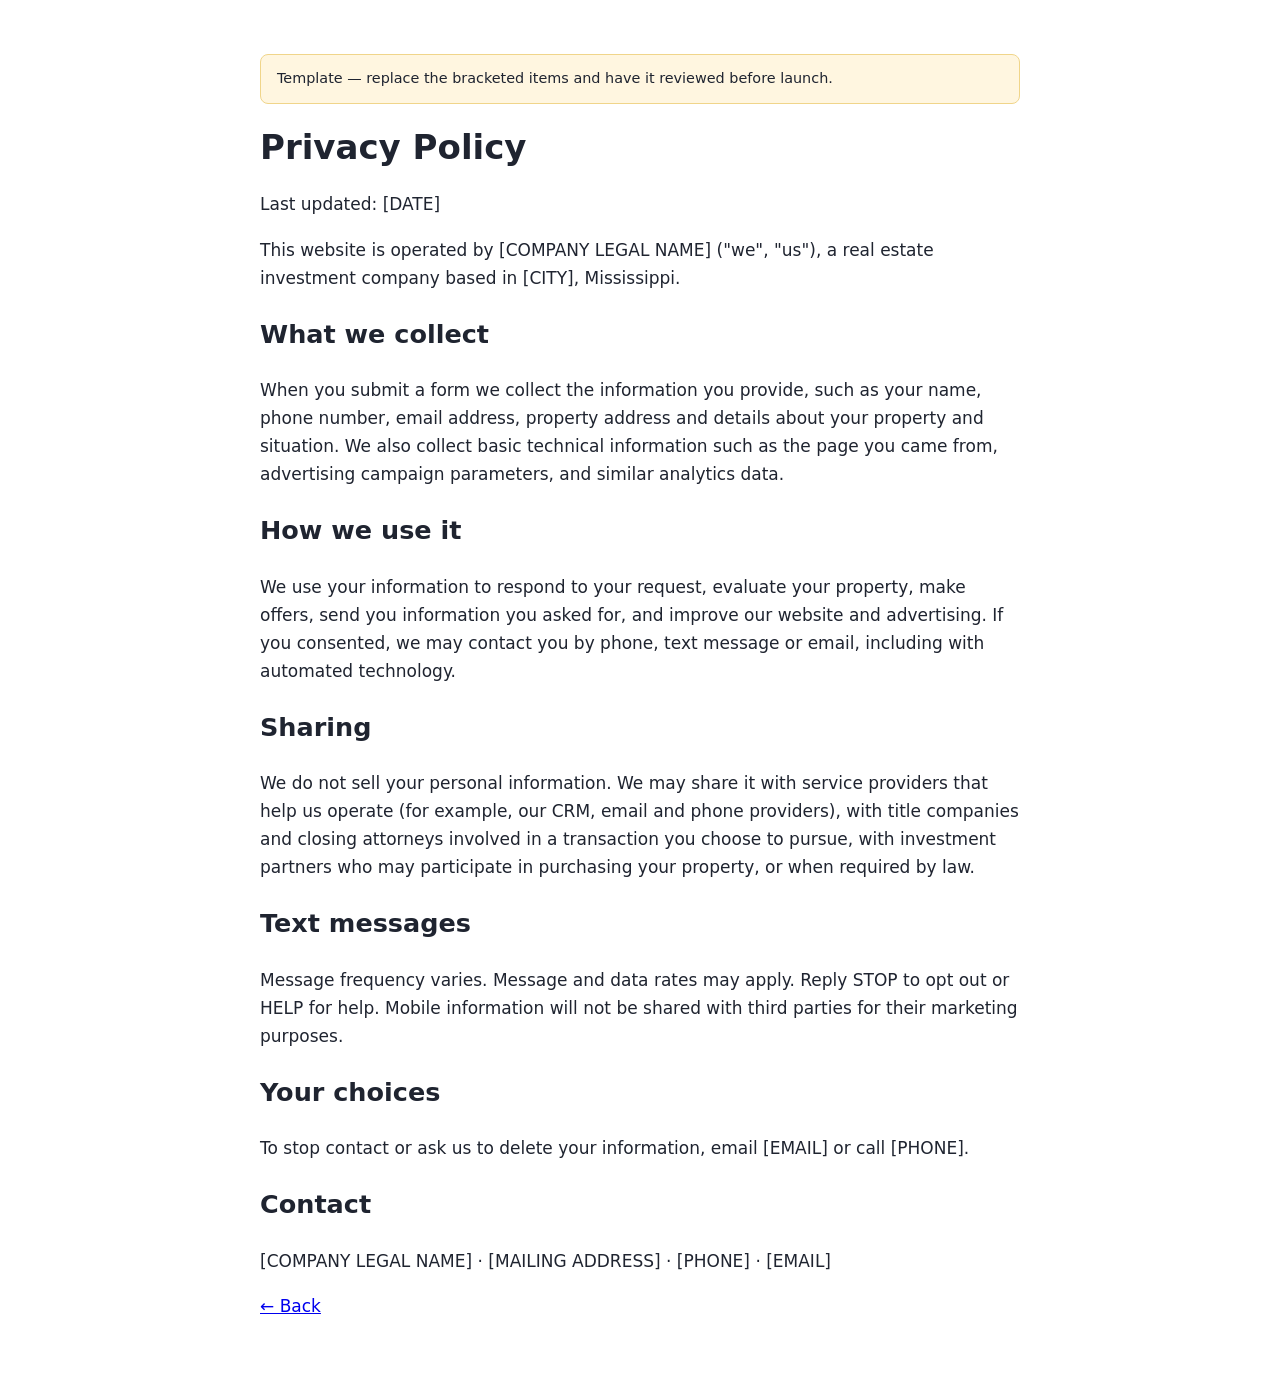
<file: sites/inherited-house/privacy.html>
<!doctype html>
<html lang="en">
<head>
<meta charset="utf-8">
<meta name="viewport" content="width=device-width, initial-scale=1">
<title>Privacy Policy</title>
<style>
  body { margin: 0; font: 17px/1.65 system-ui, -apple-system, "Segoe UI", Roboto, sans-serif; color: #1f2430; background: #fff; }
  main { max-width: 760px; margin: 0 auto; padding: 40px 20px 60px; }
  h1 { line-height: 1.2; }
  .note { background: #fff6e0; border: 1px solid #f0d58a; padding: 12px 16px; border-radius: 8px; font-size: .9rem; }
</style>
</head>
<body>
<main>
  <p class="note">Template — replace the bracketed items and have it reviewed before launch.</p>
  <h1>Privacy Policy</h1>
  <p>Last updated: [DATE]</p>
  <p>This website is operated by [COMPANY LEGAL NAME] ("we", "us"), a real estate investment company based in [CITY], Mississippi.</p>
  <h2>What we collect</h2>
  <p>When you submit a form we collect the information you provide, such as your name, phone number, email address, property address and details about your property and situation. We also collect basic technical information such as the page you came from, advertising campaign parameters, and similar analytics data.</p>
  <h2>How we use it</h2>
  <p>We use your information to respond to your request, evaluate your property, make offers, send you information you asked for, and improve our website and advertising. If you consented, we may contact you by phone, text message or email, including with automated technology.</p>
  <h2>Sharing</h2>
  <p>We do not sell your personal information. We may share it with service providers that help us operate (for example, our CRM, email and phone providers), with title companies and closing attorneys involved in a transaction you choose to pursue, with investment partners who may participate in purchasing your property, or when required by law.</p>
  <h2>Text messages</h2>
  <p>Message frequency varies. Message and data rates may apply. Reply STOP to opt out or HELP for help. Mobile information will not be shared with third parties for their marketing purposes.</p>
  <h2>Your choices</h2>
  <p>To stop contact or ask us to delete your information, email [EMAIL] or call [PHONE].</p>
  <h2>Contact</h2>
  <p>[COMPANY LEGAL NAME] · [MAILING ADDRESS] · [PHONE] · [EMAIL]</p>
  <p><a href="index.html">← Back</a></p>
</main>
</body>
</html>
</file>
